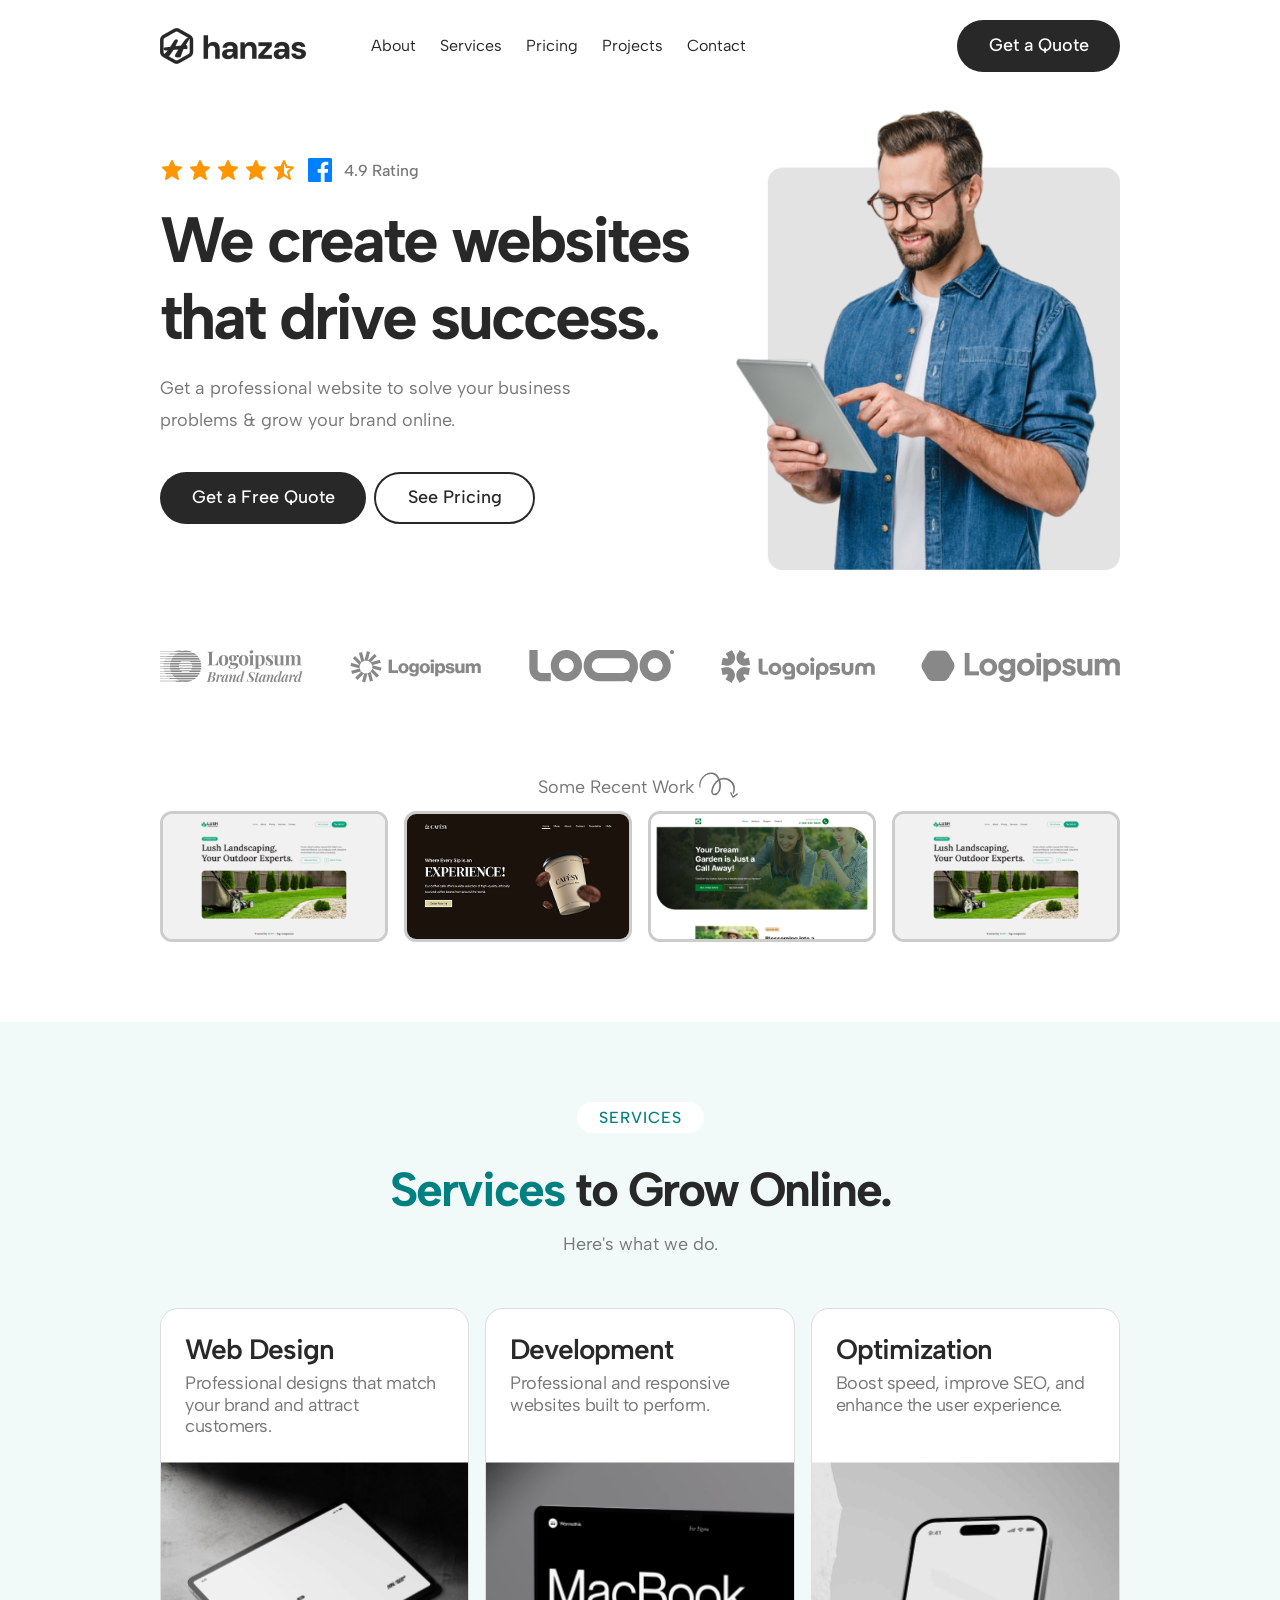
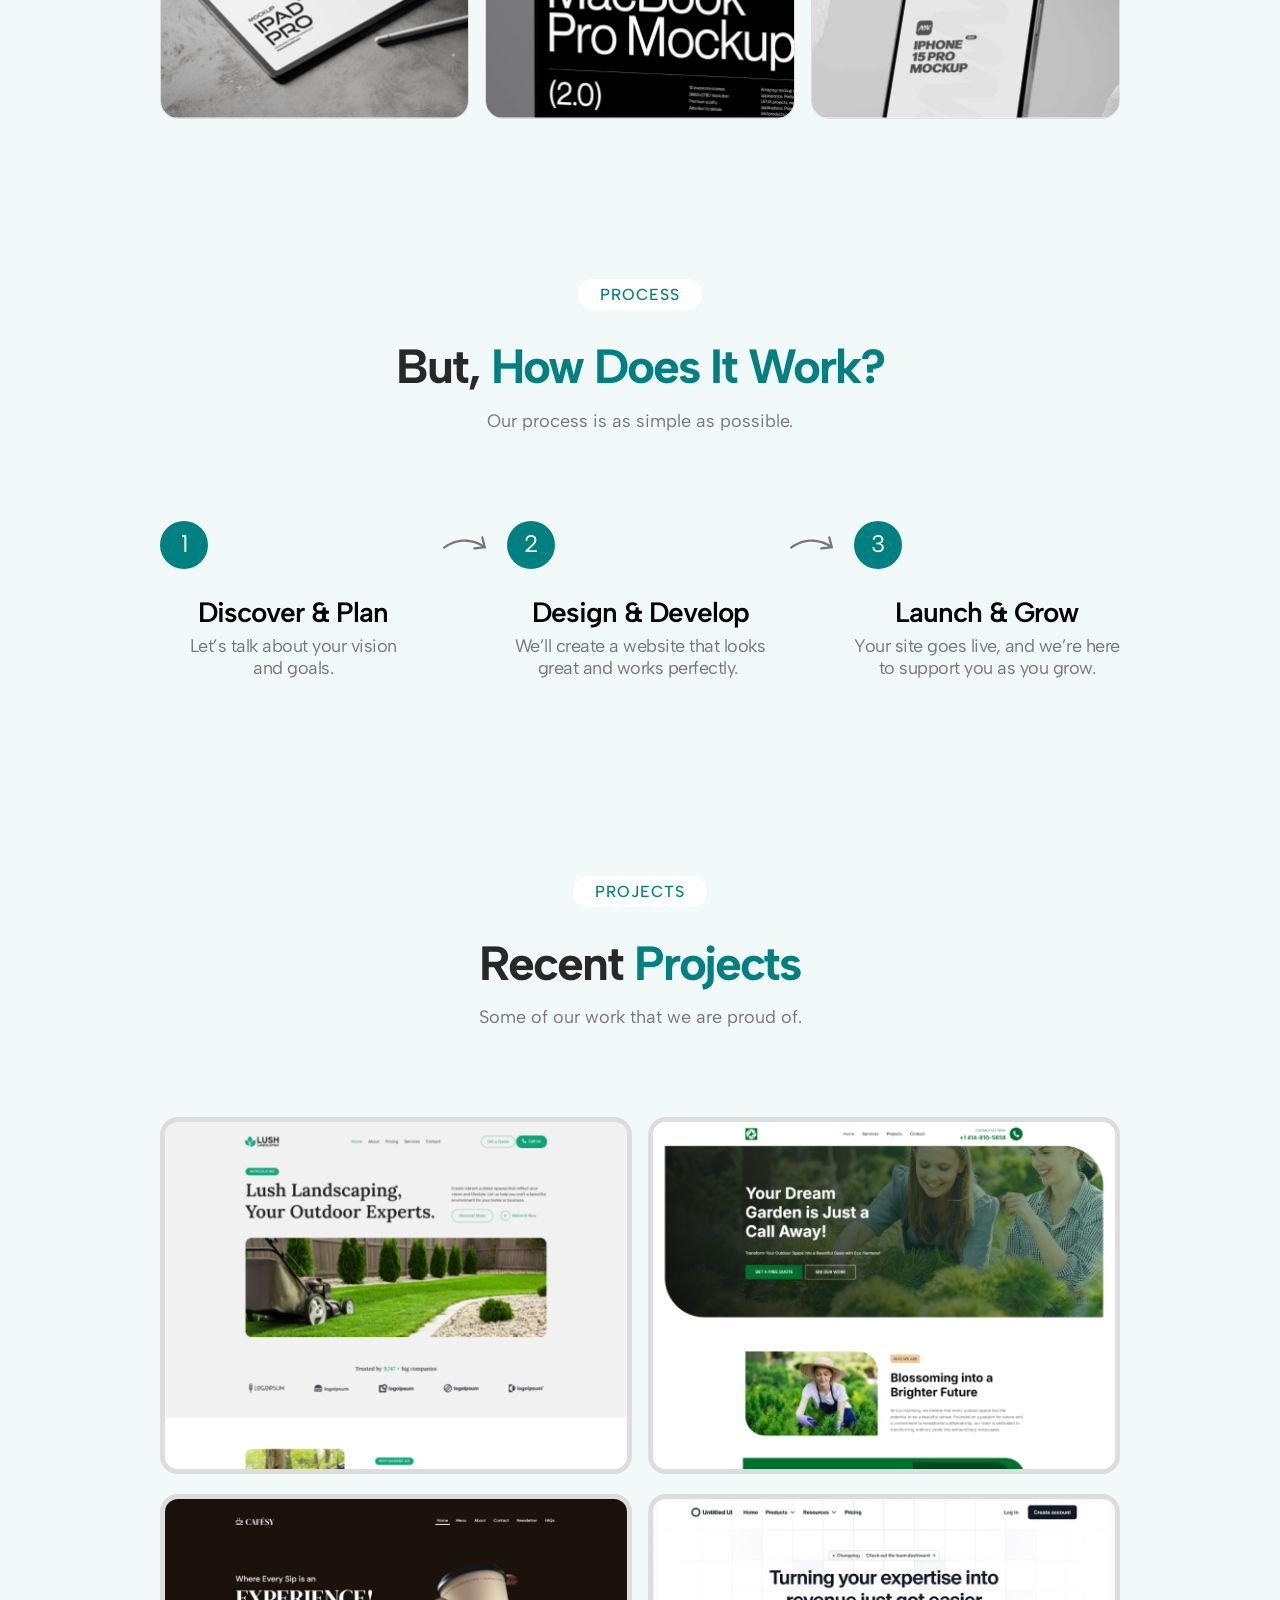
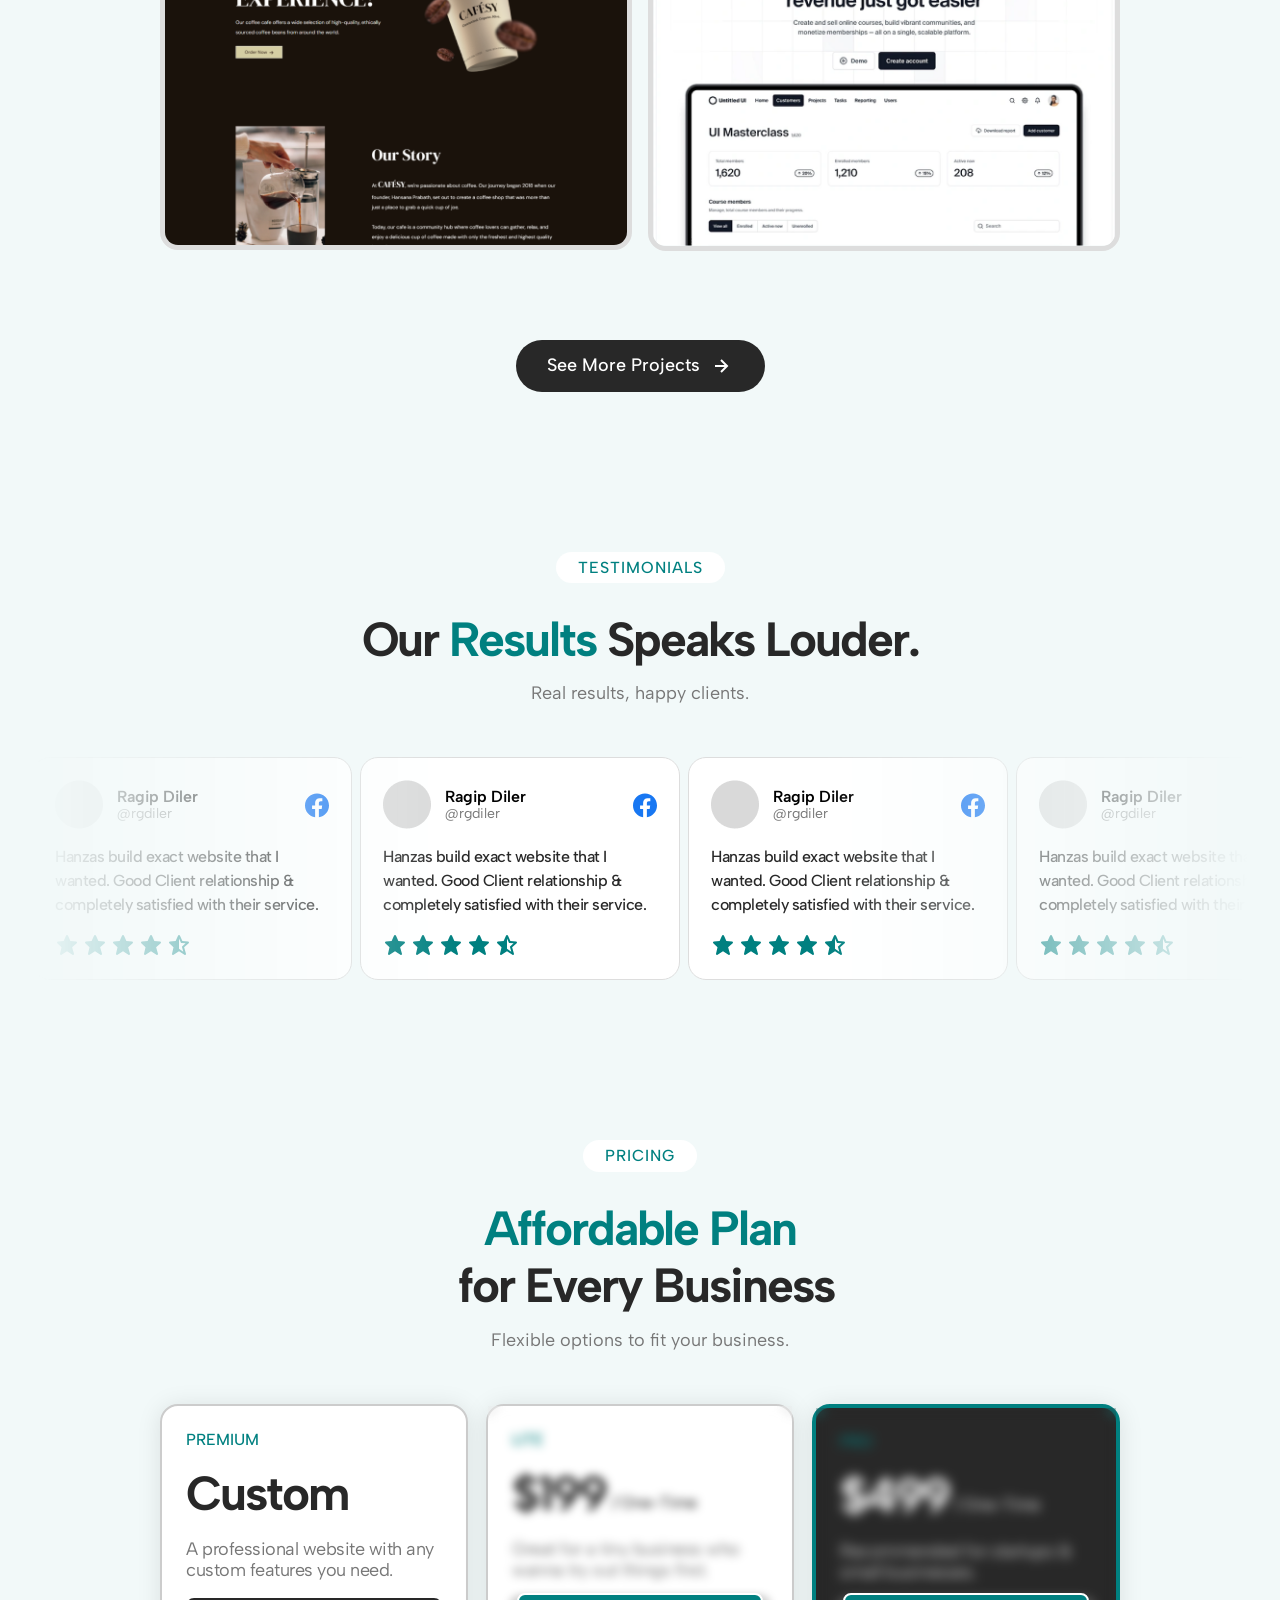
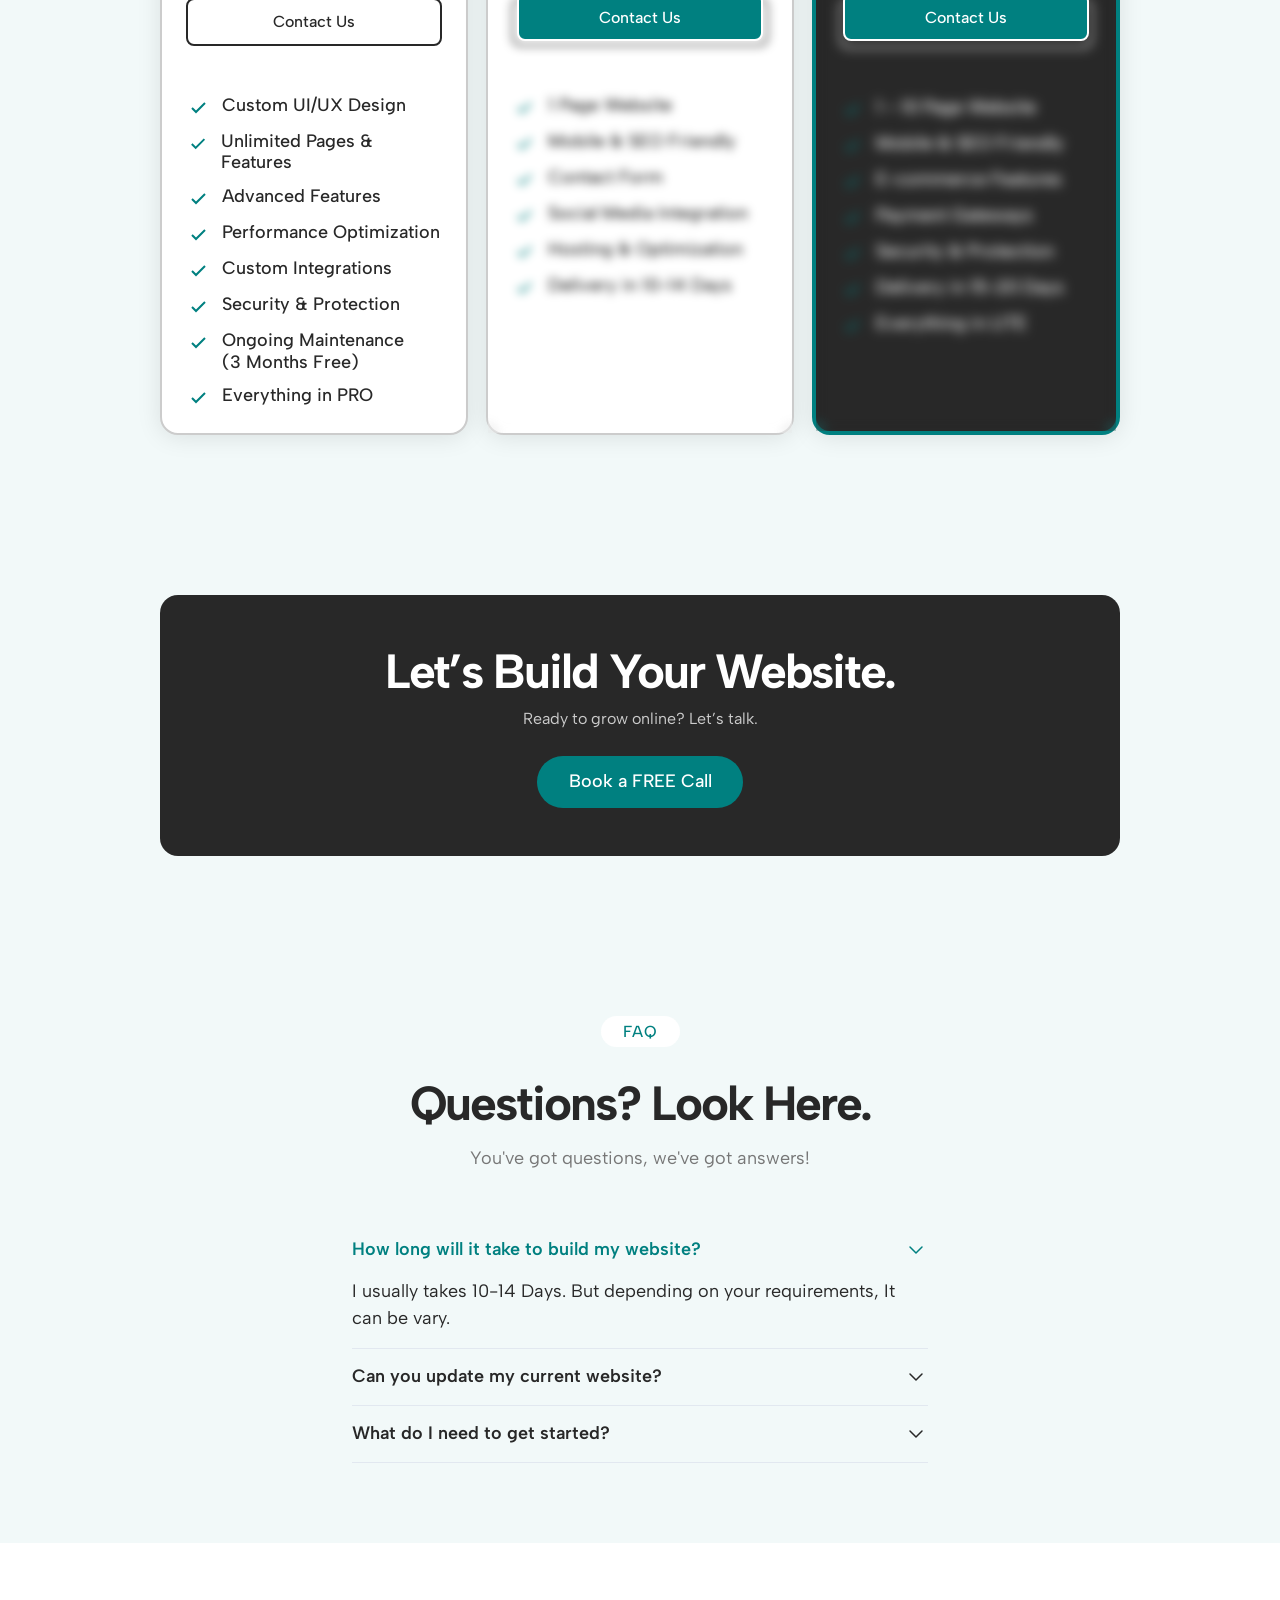
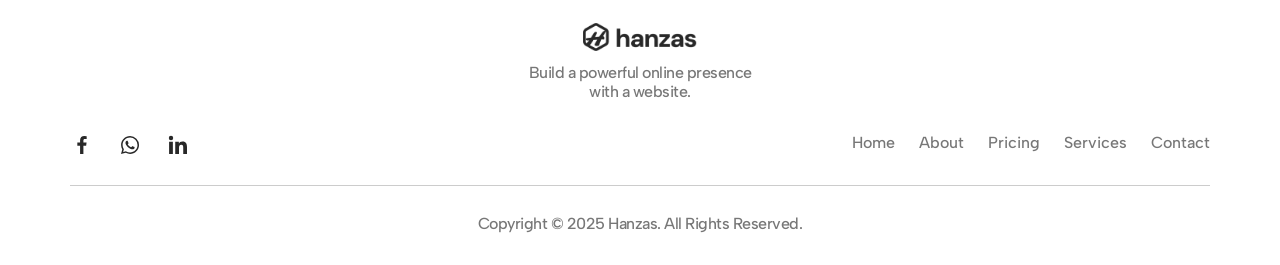
<file: index.html>
<!doctype html>
<html
  lang="en"
  data-ws-project="86535a14-2505-4719-bcc6-a9ffc84a261a"
  data-ws-last-published="2025-06-22T04:46:32.185Z"
>
  <head>
    <link
      rel="stylesheet"
      type="text/css"
      href="/assets/static/app_generated_index-6937cd5a.Bh-bkeL2.css"
    />
    <meta charset="UTF-8" />
    <meta name="viewport" content="width=device-width,initial-scale=1" />
    <link
      rel="preload"
      as="image"
      imagesrcset="/assets/Hanzas_Logo_Vertical_gU63MHDjRvOlGsnA4PN4Q.png 384w, /assets/Hanzas_Logo_Vertical_gU63MHDjRvOlGsnA4PN4Q.png 640w, /assets/Hanzas_Logo_Vertical_gU63MHDjRvOlGsnA4PN4Q.png 750w, /assets/Hanzas_Logo_Vertical_gU63MHDjRvOlGsnA4PN4Q.png 828w, /assets/Hanzas_Logo_Vertical_gU63MHDjRvOlGsnA4PN4Q.png 1080w, /assets/Hanzas_Logo_Vertical_gU63MHDjRvOlGsnA4PN4Q.png 1200w, /assets/Hanzas_Logo_Vertical_gU63MHDjRvOlGsnA4PN4Q.png 1920w, /assets/Hanzas_Logo_Vertical_gU63MHDjRvOlGsnA4PN4Q.png 2048w, /assets/Hanzas_Logo_Vertical_gU63MHDjRvOlGsnA4PN4Q.png 3840w"
      imagesizes="(min-width: 1280px) 50vw, 100vw"
    />
    <link
      rel="preload"
      as="image"
      imagesrcset="/assets/Hero_Image_n35jVJE1inFBLLhp7I5c8.png 16w, /assets/Hero_Image_n35jVJE1inFBLLhp7I5c8.png 32w, /assets/Hero_Image_n35jVJE1inFBLLhp7I5c8.png 48w, /assets/Hero_Image_n35jVJE1inFBLLhp7I5c8.png 64w, /assets/Hero_Image_n35jVJE1inFBLLhp7I5c8.png 96w, /assets/Hero_Image_n35jVJE1inFBLLhp7I5c8.png 128w, /assets/Hero_Image_n35jVJE1inFBLLhp7I5c8.png 256w, /assets/Hero_Image_n35jVJE1inFBLLhp7I5c8.png 384w, /assets/Hero_Image_n35jVJE1inFBLLhp7I5c8.png 640w, /assets/Hero_Image_n35jVJE1inFBLLhp7I5c8.png 750w, /assets/Hero_Image_n35jVJE1inFBLLhp7I5c8.png 828w, /assets/Hero_Image_n35jVJE1inFBLLhp7I5c8.png 1080w"
      imagesizes="100vw"
    />
    <meta property="og:url" content="https://url/" />
    <title>Hanzas - Web Design &amp; Development</title>
    <meta property="og:title" content="Hanzas - Web Design &amp; Development" />
    <meta
      name="description"
      content="Let&#x27;s build a professional website for your business."
    />
    <meta
      property="og:description"
      content="Let&#x27;s build a professional website for your business."
    />
    <meta property="og:type" content="website" />
    <meta
      property="og:site_name"
      content="Hanzas - Web Design &amp; Development"
    />
    <link rel="icon" href="/assets/Hanzas_Favicon_Z-_d037JuZyfscOdxZGiZ.svg" />
    <link
      rel="preload"
      href="/assets/AlbertSans-VariableFont_wght_V9ClY5Rlp2vMMORuLPfkM.ttf"
      as="font"
      crossorigin="anonymous"
    />
    <script type="application/ld+json">
      {
        "@context": "https://schema.org",
        "@type": "WebSite",
        "name": "Hanzas - Web Design & Development",
        "url": "https://url"
      }
    </script>
  </head>
  <body class="w-body c1v2ws2z c1aov0ep">
    <div class="w-box">
      <div class="w-html-embed">
        <style>
          @keyframes scroll {
            from {
              transform: translateX(0);
            }
            to {
              transform: translateX(calc(-100% - 8px));
            }
          }

          .scroll {
            animation: scroll 40s linear infinite;
          }

          @media (max-width: 991px) {
            .scroll {
              animation: scroll 35s linear infinite;
            }
          }

          @media (max-width: 767px) {
          }
          @media (max-width: 479px) {
          }
        </style>

        <!-- Thanks: https://youtu.be/ZMCNin2VjxU -->
      </div>
    </div>
    <div
      class="w-box c18xsoif c1sie9l cnhpt04 c1ek68xt cuh3z47 c1n2zgyu cyl7464 c14urxd7 c1oim7kn c579qid c1dy0oc5"
    >
      <div class="w-text c1oe7skj c1nb6fbc">
        This site is still under Development! -
      </div>
      <div class="w-text c4yh1x9 c1nb6fbc">
        <span class="w-text">Please </span
        ><a
          href="https://wa.me/+94784292933"
          target="_blank"
          prefetch="none"
          class="w-link c15vkpio c1pp3w44 c1nb6fbc c14urxd7"
          >contact us</a
        ><span class="w-text"> for info.</span>
      </div>
    </div>
    <div style="display: contents">
      <div style="display: contents">
        <header class="w-box">
          <div
            class="w-box c1bov8v7 c2kf7rg c1xaumg3 cu03pp4 cxxrg9g c1hud8as c1fg32ej c1olr4t6 cc6qd00 cx5gz2d cqb3ttp c19cmagv ce5sozc"
          >
            <div
              class="w-box c2kf7rg c1bov8v7 c14j2lg1 ci96rwa c1yiujgy cu03pp4 cn78ct9 c9hdq2 cdrsvr3 cfk9brh c16l8n1u cytl92m c1bo0lg3 c1ap4cws cc6qd00 cejorox c1smgdzj"
            >
              <div class="w-box cu03pp4 chzlg2i cdrsvr3 csrjkgw">
                <a class="w-link" href="#"
                  ><img
                    alt="Logo of Hanzas"
                    src="/assets/Hanzas_Logo_Vertical_gU63MHDjRvOlGsnA4PN4Q.png"
                    class="w-image c1lpi1mg clkmgrg cggfkyi"
                    sizes="(min-width: 1280px) 50vw, 100vw"
                    srcset="
                      /assets/Hanzas_Logo_Vertical_gU63MHDjRvOlGsnA4PN4Q.png  384w,
                      /assets/Hanzas_Logo_Vertical_gU63MHDjRvOlGsnA4PN4Q.png  640w,
                      /assets/Hanzas_Logo_Vertical_gU63MHDjRvOlGsnA4PN4Q.png  750w,
                      /assets/Hanzas_Logo_Vertical_gU63MHDjRvOlGsnA4PN4Q.png  828w,
                      /assets/Hanzas_Logo_Vertical_gU63MHDjRvOlGsnA4PN4Q.png 1080w,
                      /assets/Hanzas_Logo_Vertical_gU63MHDjRvOlGsnA4PN4Q.png 1200w,
                      /assets/Hanzas_Logo_Vertical_gU63MHDjRvOlGsnA4PN4Q.png 1920w,
                      /assets/Hanzas_Logo_Vertical_gU63MHDjRvOlGsnA4PN4Q.png 2048w,
                      /assets/Hanzas_Logo_Vertical_gU63MHDjRvOlGsnA4PN4Q.png 3840w
                    "
                    decoding="async"
                    loading="eager"
                /></a>
                <div class="w-box chk07be">
                  <div style="display: contents">
                    <div style="display: contents">
                      <nav
                        aria-label="Main"
                        data-orientation="horizontal"
                        dir="ltr"
                        class="w-navigation-menu c1xjf838 c1ketytq c1olr4t6"
                      >
                        <div style="position: relative">
                          <ul
                            data-orientation="horizontal"
                            class="w-menu-list cu03pp4 crwp4rx c1aey3e6 c53mq2t c18wde9k cdrsvr3 cuh3z47 c9hdq2 c88l3sm cilr40c c1acn381 c1jk2yt0 chhlbks chr3r50 c1a9aj7y c1lzii6u c1smgdzj c11viqjb c1888b3y ctmwiqx c128ckfz"
                            dir="ltr"
                          >
                            <li data-ws-index="0" class="w-menu-item cejorox">
                              <a
                                class="w-link c1v2ws2z cvcmigg c4yh1x9 cb5jzn3 c6wt4fk c1wcc4y9 c1dhp8ya clgnxvg c1ebf721 c1ap4cws csrjkgw cyt976i c14wpsie csdkmw3"
                                data-radix-collection-item=""
                                href="#"
                                ><span class="w-text">About</span>
                                <div
                                  class="w-box clihkeu c17u88ho c1ek68xt cr7mo2i"
                                ></div
                              ></a>
                            </li>
                            <li data-ws-index="1" class="w-menu-item cejorox">
                              <a
                                href="/#services"
                                class="w-link c1v2ws2z cvcmigg c4yh1x9 cb5jzn3 c6wt4fk c1wcc4y9 c1dhp8ya clgnxvg c1ebf721 c1ap4cws csrjkgw cyt976i c14wpsie csdkmw3"
                                data-radix-collection-item=""
                                ><span class="w-text">Services</span>
                                <div
                                  class="w-box clihkeu c17u88ho c1ek68xt cr7mo2i"
                                ></div
                              ></a>
                            </li>
                            <li data-ws-index="2" class="w-menu-item cejorox">
                              <a
                                href="/#pricing"
                                class="w-link c1v2ws2z cvcmigg c4yh1x9 cb5jzn3 c6wt4fk c1wcc4y9 c1dhp8ya clgnxvg c1ebf721 c1ap4cws csrjkgw cyt976i c14wpsie csdkmw3"
                                data-radix-collection-item=""
                                ><span class="w-text">Pricing</span>
                                <div
                                  class="w-box clihkeu c17u88ho c1ek68xt cr7mo2i"
                                ></div
                              ></a>
                            </li>
                            <li data-ws-index="3" class="w-menu-item cejorox">
                              <a
                                href=""
                                class="w-link c1v2ws2z cvcmigg c4yh1x9 cb5jzn3 c6wt4fk c1wcc4y9 c1dhp8ya clgnxvg c1ebf721 c1ap4cws csrjkgw cyt976i c14wpsie csdkmw3"
                                data-radix-collection-item=""
                                ><span class="w-text">Projects</span>
                                <div
                                  class="w-box clihkeu c17u88ho c1ek68xt cr7mo2i"
                                ></div
                              ></a>
                            </li>
                            <li data-ws-index="4" class="w-menu-item cejorox">
                              <a
                                class="w-link c1v2ws2z cvcmigg c4yh1x9 cb5jzn3 c6wt4fk c1wcc4y9 c1dhp8ya clgnxvg c1ebf721 c1ap4cws csrjkgw cyt976i c14wpsie csdkmw3"
                                data-radix-collection-item=""
                                href="#"
                                ><span class="w-text">Contact</span>
                                <div
                                  class="w-box clihkeu c17u88ho c1ek68xt cr7mo2i"
                                ></div
                              ></a>
                            </li>
                          </ul>
                        </div>
                      </nav>
                    </div>
                  </div>
                </div>
              </div>
              <button
                type="button"
                class="w-button c1ek68xt cdrsvr3 cuh3z47 c1tx5m2y ccvmrku c1a9ltdd cdg09mx c1uwve0h c19x6kij c1xxlm2z c1oe7skj c1f9has7 cxnx26a cup2fdi cu8egp6 cpp9de1 c19kssp8 ceyvf2r c10jhgbp c1otvud9 c1hi4g7e cd61f42 c1k7pn2u c1jkypb9 c1a67aa4 cy59dua"
                aria-haspopup="dialog"
                aria-expanded="false"
                aria-controls="radix-:R4e:"
                data-state="closed"
              ></button>
              <div class="w-box chk07be">
                <a
                  class="w-link c179tl6h c1v2ws2z c1oe7skj c6g8bjw c6wt4fk cwl232f c1o7h69s c15w258d c1burphw ct5d1tl c3pcg23 cu03pp4 cuh3z47 cdrsvr3 ccz0wna c1w8j7oj cdz9qzk c132vh3z c15ld8g4 cuhmkm0 c11qgtfv c1knpq6m cy2t5ee c1rja1ta c1mfxi8s c9bf48f c95d6cd c1f5p2d4"
                  href="#"
                  ><span class="w-text">Get a Quote</span></a
                >
              </div>
            </div>
          </div>
        </header>
      </div>
    </div>
    <section class="w-box c18xsoif cvly0in c1h06xdq cm7ape6">
      <div
        class="w-box c1bov8v7 c2kf7rg c1xaumg3 cu03pp4 cxxrg9g c1hud8as c1fg32ej c1olr4t6 cc6qd00 cx5gz2d cqb3ttp c19cmagv ce5sozc"
      >
        <div
          class="w-box c2kf7rg c1bov8v7 c14j2lg1 ci96rwa c1yiujgy cu03pp4 cjllt4b c1wd2rjs cdrsvr3 cuh3z47 c16l8n1u c11viqjb cc6qd00 cejorox c1smgdzj c1arez9j c9zw9fu"
        >
          <div
            class="w-box c14j2lg1 c46ab8h c4nrw1y c1ie31f1 cu03pp4 cxxrg9g c1cu677 c1k3evx2 cjjncs0 ctkz2p0 c1hdjk5q clcguzk c7r08nn"
          >
            <div
              class="w-box cu03pp4 cxxrg9g cxjm7he c12ass1z c1qjub8g c1t9idzy c12b4s9v cogdlh7 c1x52v2p cyh8w6q cr42hry"
            >
              <a
                href="https://web.facebook.com/HanzasWebDesign/reviews"
                target="_blank"
                class="w-link c6wt4fk"
                ><div
                  class="w-box cu03pp4 c6szqs0 cdrsvr3 c1a9y96o c1ai2tjq c12b4s9v ctmwiqx"
                >
                  <div
                    class="w-box cu03pp4 c1hwuvvg c1hgdimd cdrsvr3 c10j4lyi ccu6oy0"
                  >
                    <div
                      class="w-box c14j2lg1 cu03pp4 cdrsvr3 c1xn8mxb c1nte7eu cbqylg9"
                    ></div>
                    <div
                      class="w-box c14j2lg1 cu03pp4 cdrsvr3 c1xn8mxb c1nte7eu cbqylg9"
                    ></div>
                    <div
                      class="w-box c14j2lg1 cu03pp4 cdrsvr3 c1xn8mxb c1nte7eu cbqylg9"
                    ></div>
                    <div
                      class="w-box c14j2lg1 cu03pp4 cdrsvr3 c1xn8mxb c1nte7eu cbqylg9"
                    ></div>
                    <div
                      class="w-box cu8ds6i cu03pp4 cdrsvr3 c1xn8mxb c1nte7eu cbqylg9"
                    ></div>
                  </div>
                  <div class="w-box c1mvlfgq cggfkyi"></div>
                  <div
                    class="w-text c1v2ws2z cwz9916 c1oe7skj cvcmigg c1cdmy52"
                  >
                    4.9 Rating
                  </div>
                </div></a
              >
              <h1
                class="w-heading c1v2ws2z c9psoz8 cb5jzn3 cj535yg cwou2zf ct35e26 c1ln4y7k c197wiub cejorox cxazjfg c1ib0yf1 c1rflxw6 cnayzix"
              >
                <span class="w-text"
                  >We create websites that drive success.</span
                >
              </h1>
              <p
                class="w-paragraph c1v2ws2z c6g8bjw c1g55ehl c1tcpk1z c1qyp6vm csisn2q cwz9916 cwou2zf cj535yg c1t1tz6j c1753vo0 c1pu7i9f c1ln4y7k cpayw6p ccjpj19 c169nbwx c1gpngjo chk07be cc6qd00 c53liyc c1d30moq c95d6cd c1r26ord c9bf48f c1ypafmd cdaw5cg c10fh7nh"
              >
                Get a professional website to solve your business problems &amp;
                grow your brand online.
              </p>
              <p
                class="w-paragraph c1v2ws2z c6g8bjw c1g55ehl c1tcpk1z c1qyp6vm csisn2q cwz9916 cwou2zf cj535yg c1t1tz6j c1ek68xt c1pu7i9f c1ln4y7k clgnxvg ccjpj19 c169nbwx c1gpngjo cr7mo2i c173ct4o c1d30moq c95d6cd ce5sozc cyt976i c1ypafmd cdaw5cg c8q9tmx"
              >
                We build professional websites<br />that solve challenges and
                drive results.
              </p>
            </div>
            <div
              class="w-box cu03pp4 c1a9y96o c1ai2tjq cncyzqr c1oim7kn c12b4s9v ctmwiqx"
            >
              <a
                href="https://wa.me/+94784292933"
                class="w-link c179tl6h c1v2ws2z c1oe7skj c6g8bjw c6wt4fk cwl232f c1o7h69s c15w258d c1burphw ct5d1tl c3pcg23 cu03pp4 cuh3z47 cdrsvr3 ccz0wna c1w8j7oj cdz9qzk c132vh3z c15ld8g4 cuhmkm0 c11qgtfv c1knpq6m cy2t5ee c1rja1ta c1mfxi8s c9bf48f c95d6cd c1f5p2d4"
                ><span class="w-text">Get a Free Quote</span></a
              ><a
                href="https://wa.me/+94784292933"
                class="w-link c179tl6h c1v2ws2z c1oe7skj c6g8bjw c6wt4fk cwl232f c1o7h69s c15w258d c1burphw ct5d1tl c3pcg23 cu03pp4 cuh3z47 cdrsvr3 ccz0wna c1w8j7oj cdz9qzk c132vh3z c15ld8g4 cuhmkm0 cq009zr cb5jzn3 c1t6t5e0 cy2t5ee c1rja1ta c1mfxi8s c9bf48f c10fh7nh c95d6cd c50p71s clb8o1d c1ekf4wl c10fdr2q"
                ><span class="w-text">See Pricing</span></a
              >
            </div>
          </div>
          <div
            class="w-box c14j2lg1 clc7p0v crltf8o cbi93me cu03pp4 c161q8cd cjjncs0 ctkz2p0 cfzlsbx"
          >
            <img
              alt=""
              width="459"
              height="551"
              src="/assets/Hero_Image_n35jVJE1inFBLLhp7I5c8.png"
              class="w-image c161q8cd cw3olxe caqxzh2 c197dxr5 c17e879c cibvnmj"
              sizes="100vw"
              srcset="
                /assets/Hero_Image_n35jVJE1inFBLLhp7I5c8.png   16w,
                /assets/Hero_Image_n35jVJE1inFBLLhp7I5c8.png   32w,
                /assets/Hero_Image_n35jVJE1inFBLLhp7I5c8.png   48w,
                /assets/Hero_Image_n35jVJE1inFBLLhp7I5c8.png   64w,
                /assets/Hero_Image_n35jVJE1inFBLLhp7I5c8.png   96w,
                /assets/Hero_Image_n35jVJE1inFBLLhp7I5c8.png  128w,
                /assets/Hero_Image_n35jVJE1inFBLLhp7I5c8.png  256w,
                /assets/Hero_Image_n35jVJE1inFBLLhp7I5c8.png  384w,
                /assets/Hero_Image_n35jVJE1inFBLLhp7I5c8.png  640w,
                /assets/Hero_Image_n35jVJE1inFBLLhp7I5c8.png  750w,
                /assets/Hero_Image_n35jVJE1inFBLLhp7I5c8.png  828w,
                /assets/Hero_Image_n35jVJE1inFBLLhp7I5c8.png 1080w
              "
              decoding="async"
              loading="eager"
            />
          </div>
        </div>
      </div>
    </section>
    <section
      class="w-box ctjxs5r cxgh12w c1fsh1bq cm3ab9f chvgi72 c51zjzk cfon46n c1qf2kn7"
    >
      <div
        class="w-box c1bov8v7 c2kf7rg c1xaumg3 cu03pp4 cxxrg9g c1hud8as c1fg32ej c1olr4t6 cc6qd00 cx5gz2d cqb3ttp c19cmagv ce5sozc"
      >
        <div
          class="w-box c2kf7rg c1bov8v7 c14j2lg1 ci96rwa c1yiujgy cu03pp4 cjllt4b c1wd2rjs cdrsvr3 cfk9brh c16l8n1u c1ap4cws cc6qd00 cx5gz2d c1smgdzj c5p4mtk ctmwiqx c1vftue1 ce5sozc c2w2s4b c6vfm7k"
        >
          <img
            alt=""
            width="144"
            height="33"
            src="/assets/demo-logo-_(1)_v2ezGqi9YAXs4U05fI1rU.png"
            class="w-image c1ti9fvs c1jgaeiy cggfkyi"
            sizes="100vw"
            srcset="
              /assets/demo-logo-_(1)_v2ezGqi9YAXs4U05fI1rU.png  16w,
              /assets/demo-logo-_(1)_v2ezGqi9YAXs4U05fI1rU.png  32w,
              /assets/demo-logo-_(1)_v2ezGqi9YAXs4U05fI1rU.png  48w,
              /assets/demo-logo-_(1)_v2ezGqi9YAXs4U05fI1rU.png  64w,
              /assets/demo-logo-_(1)_v2ezGqi9YAXs4U05fI1rU.png  96w,
              /assets/demo-logo-_(1)_v2ezGqi9YAXs4U05fI1rU.png 128w,
              /assets/demo-logo-_(1)_v2ezGqi9YAXs4U05fI1rU.png 256w,
              /assets/demo-logo-_(1)_v2ezGqi9YAXs4U05fI1rU.png 384w
            "
            decoding="async"
            loading="lazy"
          /><img
            alt=""
            width="132"
            height="33"
            src="/assets/demo-logo-_(5)_bb1r1pey39yvPz0A4ajf4.png"
            class="w-image c1ti9fvs c1jgaeiy cggfkyi"
            sizes="100vw"
            srcset="
              /assets/demo-logo-_(5)_bb1r1pey39yvPz0A4ajf4.png  16w,
              /assets/demo-logo-_(5)_bb1r1pey39yvPz0A4ajf4.png  32w,
              /assets/demo-logo-_(5)_bb1r1pey39yvPz0A4ajf4.png  48w,
              /assets/demo-logo-_(5)_bb1r1pey39yvPz0A4ajf4.png  64w,
              /assets/demo-logo-_(5)_bb1r1pey39yvPz0A4ajf4.png  96w,
              /assets/demo-logo-_(5)_bb1r1pey39yvPz0A4ajf4.png 128w,
              /assets/demo-logo-_(5)_bb1r1pey39yvPz0A4ajf4.png 256w,
              /assets/demo-logo-_(5)_bb1r1pey39yvPz0A4ajf4.png 384w
            "
            decoding="async"
            loading="lazy"
          /><img
            alt=""
            width="146"
            height="33"
            src="/assets/demo-logo-_(2)_l1qoBDCcfh7kD0usYDJNI.png"
            class="w-image c1ti9fvs c1jgaeiy cggfkyi"
            sizes="100vw"
            srcset="
              /assets/demo-logo-_(2)_l1qoBDCcfh7kD0usYDJNI.png  16w,
              /assets/demo-logo-_(2)_l1qoBDCcfh7kD0usYDJNI.png  32w,
              /assets/demo-logo-_(2)_l1qoBDCcfh7kD0usYDJNI.png  48w,
              /assets/demo-logo-_(2)_l1qoBDCcfh7kD0usYDJNI.png  64w,
              /assets/demo-logo-_(2)_l1qoBDCcfh7kD0usYDJNI.png  96w,
              /assets/demo-logo-_(2)_l1qoBDCcfh7kD0usYDJNI.png 128w,
              /assets/demo-logo-_(2)_l1qoBDCcfh7kD0usYDJNI.png 256w,
              /assets/demo-logo-_(2)_l1qoBDCcfh7kD0usYDJNI.png 384w
            "
            decoding="async"
            loading="lazy"
          /><img
            alt=""
            width="154"
            height="33"
            src="/assets/demo-logo-_(3)_XbDtf-2CrpvB28qRbb1Nl.png"
            class="w-image c1ti9fvs c1jgaeiy cggfkyi"
            sizes="100vw"
            srcset="
              /assets/demo-logo-_(3)_XbDtf-2CrpvB28qRbb1Nl.png  16w,
              /assets/demo-logo-_(3)_XbDtf-2CrpvB28qRbb1Nl.png  32w,
              /assets/demo-logo-_(3)_XbDtf-2CrpvB28qRbb1Nl.png  48w,
              /assets/demo-logo-_(3)_XbDtf-2CrpvB28qRbb1Nl.png  64w,
              /assets/demo-logo-_(3)_XbDtf-2CrpvB28qRbb1Nl.png  96w,
              /assets/demo-logo-_(3)_XbDtf-2CrpvB28qRbb1Nl.png 128w,
              /assets/demo-logo-_(3)_XbDtf-2CrpvB28qRbb1Nl.png 256w,
              /assets/demo-logo-_(3)_XbDtf-2CrpvB28qRbb1Nl.png 384w
            "
            decoding="async"
            loading="lazy"
          /><img
            alt=""
            width="199"
            height="33"
            src="/assets/demo-logo-_(4)_KuR-qlURjVgjtaLpf5AFU.png"
            class="w-image c1ti9fvs c1jgaeiy cggfkyi"
            sizes="100vw"
            srcset="
              /assets/demo-logo-_(4)_KuR-qlURjVgjtaLpf5AFU.png  16w,
              /assets/demo-logo-_(4)_KuR-qlURjVgjtaLpf5AFU.png  32w,
              /assets/demo-logo-_(4)_KuR-qlURjVgjtaLpf5AFU.png  48w,
              /assets/demo-logo-_(4)_KuR-qlURjVgjtaLpf5AFU.png  64w,
              /assets/demo-logo-_(4)_KuR-qlURjVgjtaLpf5AFU.png  96w,
              /assets/demo-logo-_(4)_KuR-qlURjVgjtaLpf5AFU.png 128w,
              /assets/demo-logo-_(4)_KuR-qlURjVgjtaLpf5AFU.png 256w,
              /assets/demo-logo-_(4)_KuR-qlURjVgjtaLpf5AFU.png 384w,
              /assets/demo-logo-_(4)_KuR-qlURjVgjtaLpf5AFU.png 640w
            "
            decoding="async"
            loading="lazy"
          />
        </div>
      </div>
    </section>
    <section class="w-box cxgh12w c51zjzk">
      <div
        class="w-box c1bov8v7 c2kf7rg c1xaumg3 cu03pp4 cxxrg9g cjllt4b c1wd2rjs c1olr4t6 cc6qd00 cx5gz2d cqb3ttp c19cmagv ce5sozc"
      >
        <div
          class="w-box c2kf7rg c1bov8v7 c14j2lg1 ci96rwa c1yiujgy cu03pp4 cjllt4b c1wd2rjs cdrsvr3 cuh3z47 c16l8n1u cxxrg9g c1ap4cws cc6qd00 cejorox c1smgdzj c12b4s9v ctmwiqx c1oim7kn"
        >
          <div class="w-box c1ntt777 cdrsvr3">
            <div
              class="w-text c1v2ws2z c6g8bjw c1g55ehl c1tcpk1z c1qyp6vm csisn2q cwz9916 cwou2zf cj535yg c1t1tz6j c1pu7i9f c1ln4y7k cpayw6p ccjpj19 c169nbwx c1gpngjo c53liyc c1d30moq c95d6cd c1r26ord c9bf48f c1ypafmd cdaw5cg"
            >
              Some Recent Work
            </div>
            <div class="w-box c1ywyvq3 c9os7uy cwz9916"></div>
          </div>
          <div
            class="w-box crwp4rx c1qjub8g c12ass1z ci5zydl c1bjr7eg c12b4s9v ctmwiqx cejorox c1od10dn c9opjvs c1aji12d c1j4h8i5 czfnfq c1lk53ap cncyzqr cyt4616"
          >
            <div
              class="w-box c1khmo47 c1oim7kn c14wpsie c1olr4t6 c1cnk7nw cuh54m3 c1iqyo3r c1fde80g c11exjka ctslhnr cf3qi7q cp80uv c106ixdy c2auhsf c17kxvv1"
            >
              <img
                alt=""
                width="285"
                height="160"
                src="/assets/Lush_Landscaping_Website_Qr9m6b623T7eDSVrZ64Yd.png"
                class="w-image c1olr4t6 c1ar2u49 c18csecz c190p8x8 cz8s8yh c1kw9osk card"
                sizes="100vw"
                srcset="
                  /assets/Lush_Landscaping_Website_Qr9m6b623T7eDSVrZ64Yd.png  16w,
                  /assets/Lush_Landscaping_Website_Qr9m6b623T7eDSVrZ64Yd.png  32w,
                  /assets/Lush_Landscaping_Website_Qr9m6b623T7eDSVrZ64Yd.png  48w,
                  /assets/Lush_Landscaping_Website_Qr9m6b623T7eDSVrZ64Yd.png  64w,
                  /assets/Lush_Landscaping_Website_Qr9m6b623T7eDSVrZ64Yd.png  96w,
                  /assets/Lush_Landscaping_Website_Qr9m6b623T7eDSVrZ64Yd.png 128w,
                  /assets/Lush_Landscaping_Website_Qr9m6b623T7eDSVrZ64Yd.png 256w,
                  /assets/Lush_Landscaping_Website_Qr9m6b623T7eDSVrZ64Yd.png 384w,
                  /assets/Lush_Landscaping_Website_Qr9m6b623T7eDSVrZ64Yd.png 640w
                "
                decoding="async"
                loading="lazy"
              />
            </div>
            <div
              class="w-box c1khmo47 c1oim7kn c14wpsie c1olr4t6 c1cnk7nw cuh54m3 c1iqyo3r c1fde80g c11exjka ctslhnr cf3qi7q cp80uv c106ixdy c2auhsf c17kxvv1"
            >
              <img
                alt=""
                width="285"
                height="160"
                src="/assets/Cafesy_Website_dnt9t2W0icw73IHHC8IFZ.png"
                class="w-image c1olr4t6 c1ar2u49 c18csecz c190p8x8 cz8s8yh c1kw9osk card"
                sizes="100vw"
                srcset="
                  /assets/Cafesy_Website_dnt9t2W0icw73IHHC8IFZ.png  16w,
                  /assets/Cafesy_Website_dnt9t2W0icw73IHHC8IFZ.png  32w,
                  /assets/Cafesy_Website_dnt9t2W0icw73IHHC8IFZ.png  48w,
                  /assets/Cafesy_Website_dnt9t2W0icw73IHHC8IFZ.png  64w,
                  /assets/Cafesy_Website_dnt9t2W0icw73IHHC8IFZ.png  96w,
                  /assets/Cafesy_Website_dnt9t2W0icw73IHHC8IFZ.png 128w,
                  /assets/Cafesy_Website_dnt9t2W0icw73IHHC8IFZ.png 256w,
                  /assets/Cafesy_Website_dnt9t2W0icw73IHHC8IFZ.png 384w,
                  /assets/Cafesy_Website_dnt9t2W0icw73IHHC8IFZ.png 640w
                "
                decoding="async"
                loading="lazy"
              />
            </div>
            <div
              class="w-box c1khmo47 c1oim7kn c14wpsie c1olr4t6 c1cnk7nw cuh54m3 c1iqyo3r c1fde80g c11exjka ctslhnr cf3qi7q cp80uv c106ixdy c2auhsf c17kxvv1"
            >
              <img
                alt=""
                width="285"
                height="160"
                src="/assets/Eco_Harmony_Website_I0d3hxmSdMxJUVNoVdIGf.png"
                class="w-image c1olr4t6 c1ar2u49 c18csecz c190p8x8 cz8s8yh c1kw9osk card"
                sizes="100vw"
                srcset="
                  /assets/Eco_Harmony_Website_I0d3hxmSdMxJUVNoVdIGf.png  16w,
                  /assets/Eco_Harmony_Website_I0d3hxmSdMxJUVNoVdIGf.png  32w,
                  /assets/Eco_Harmony_Website_I0d3hxmSdMxJUVNoVdIGf.png  48w,
                  /assets/Eco_Harmony_Website_I0d3hxmSdMxJUVNoVdIGf.png  64w,
                  /assets/Eco_Harmony_Website_I0d3hxmSdMxJUVNoVdIGf.png  96w,
                  /assets/Eco_Harmony_Website_I0d3hxmSdMxJUVNoVdIGf.png 128w,
                  /assets/Eco_Harmony_Website_I0d3hxmSdMxJUVNoVdIGf.png 256w,
                  /assets/Eco_Harmony_Website_I0d3hxmSdMxJUVNoVdIGf.png 384w,
                  /assets/Eco_Harmony_Website_I0d3hxmSdMxJUVNoVdIGf.png 640w
                "
                decoding="async"
                loading="lazy"
              />
            </div>
            <div
              class="w-box c1khmo47 c1oim7kn c14wpsie c1olr4t6 c1cnk7nw cuh54m3 c1iqyo3r c1fde80g c11exjka ctslhnr cf3qi7q cp80uv c106ixdy c2auhsf c17kxvv1"
            >
              <img
                alt=""
                width="285"
                height="160"
                src="/assets/Lush_Landscaping_Website_Qr9m6b623T7eDSVrZ64Yd.png"
                class="w-image c1olr4t6 c1ar2u49 c18csecz c190p8x8 cz8s8yh c1kw9osk card"
                sizes="100vw"
                srcset="
                  /assets/Lush_Landscaping_Website_Qr9m6b623T7eDSVrZ64Yd.png  16w,
                  /assets/Lush_Landscaping_Website_Qr9m6b623T7eDSVrZ64Yd.png  32w,
                  /assets/Lush_Landscaping_Website_Qr9m6b623T7eDSVrZ64Yd.png  48w,
                  /assets/Lush_Landscaping_Website_Qr9m6b623T7eDSVrZ64Yd.png  64w,
                  /assets/Lush_Landscaping_Website_Qr9m6b623T7eDSVrZ64Yd.png  96w,
                  /assets/Lush_Landscaping_Website_Qr9m6b623T7eDSVrZ64Yd.png 128w,
                  /assets/Lush_Landscaping_Website_Qr9m6b623T7eDSVrZ64Yd.png 256w,
                  /assets/Lush_Landscaping_Website_Qr9m6b623T7eDSVrZ64Yd.png 384w,
                  /assets/Lush_Landscaping_Website_Qr9m6b623T7eDSVrZ64Yd.png 640w
                "
                decoding="async"
                loading="lazy"
              />
            </div>
          </div>
        </div>
      </div>
    </section>
    <section
      id="services"
      class="w-box ctjxs5r cxgh12w cc1xkn7 c1e7kuob cpnz15a chvgi72 c51zjzk cfon46n c1qf2kn7"
    >
      <div
        class="w-box c1bov8v7 c2kf7rg c1xaumg3 cu03pp4 cxxrg9g c1hud8as c1fg32ej c1olr4t6 cc6qd00 cx5gz2d cqb3ttp c19cmagv ce5sozc"
      >
        <div
          class="w-box c2kf7rg c1bov8v7 c14j2lg1 ci96rwa c1yiujgy cu03pp4 cjllt4b c1wd2rjs cdrsvr3 cuh3z47 c16l8n1u cxxrg9g c11viqjb cc6qd00 cejorox c1smgdzj"
        >
          <div class="w-box c14j2lg1 c46ab8h c4nrw1y cjgiulk c1whlbox">
            <a
              class="w-link c6wt4fk c1v2ws2z c1oe7skj cvcmigg c1a1teqn c1pksgck c15vkpio cq009zr c12efi1b c1c0iy4g cdzn2gj caubn1m c5ma4h5 cw0r7vv c1iw4d5u c6hks8o cluexto c19v4pn4 ckou0pz"
              href="#"
              >Services</a
            >
          </div>
          <div class="w-box c14j2lg1 c46ab8h c4nrw1y cjgiulk c1whlbox">
            <h2
              class="w-heading c1v2ws2z cevfq4h c1uzev55 cb5jzn3 cj535yg cwou2zf ccjpj19 c169nbwx c1ln4y7k cejorox cgejiun c9x8omz c1d30moq c1hkokav"
            >
              <span class="w-text c15vkpio">Services</span
              ><span class="w-text"> to Grow Online.</span>
            </h2>
            <p
              class="w-paragraph c1v2ws2z c6g8bjw c1g55ehl c1tcpk1z c1qyp6vm csisn2q cwz9916 cwou2zf c139rqkx c1t1tz6j c1nb6fbc c1pu7i9f c1ln4y7k cpayw6p ccjpj19 c169nbwx c1gpngjo c53liyc c1d30moq c95d6cd c1r26ord c9bf48f c1ypafmd cdaw5cg"
            >
              Here&#x27;s what we do.
            </p>
          </div>
        </div>
        <div
          class="w-box c2kf7rg c1bov8v7 c14j2lg1 ci96rwa c1yiujgy cu03pp4 cjllt4b c1wd2rjs cdrsvr3 cuh3z47 c16l8n1u c1ap4cws cc6qd00 cejorox c1smgdzj"
        >
          <div
            class="w-box cu03pp4 c1qjub8g cxjm7he crwp4rx c1ie31f1 c1smgdzj ctetrgo cbi4w0a c579qid"
          >
            <div class="w-box crwp4rx c1ie31f1 cejorox c1dgl61v">
              <div
                class="w-box cb5jzn3 cq009zr cbwezq9 ccmdu7c chdpmqh cpxba7m c1olr4t6 c11exjka ctslhnr cu03pp4 cxxrg9g cfk9brh c9nydgl ci64a20 ct31665"
              >
                <div
                  class="w-box c1ar2u49 c18csecz c190p8x8 cz8s8yh c1fyc9ev criqswj c13rwfbx cjlc6wy c1jpi5i3 cu92kqe c13zrhcb"
                >
                  <h1
                    class="w-heading cj535yg c5ff2sk c19k17tz cjry8kj c3cso43 cdm91zp c15v4g1p c1obe6kg ciwibic"
                  >
                    Web Design<br />
                  </h1>
                  <p
                    class="w-paragraph cwz9916 c6g8bjw c4yh1x9 cwou2zf c1qhqe17 cj535yg cpayw6p c1gy8a9z c9bf48f c9x8omz c340mlw c177vbmi"
                  >
                    Professional designs that match your brand and attract
                    customers.
                  </p>
                </div>
                <img
                  alt=""
                  width="322"
                  height="257"
                  src="/assets/Card_Image_Mask_KICEMoFSM3zJg_qHgxnYN.png"
                  class="w-image c1olr4t6 c75777u ct4q9jc c1aov0ep c192wshy"
                  sizes="100vw"
                  srcset="
                    /assets/Card_Image_Mask_KICEMoFSM3zJg_qHgxnYN.png  16w,
                    /assets/Card_Image_Mask_KICEMoFSM3zJg_qHgxnYN.png  32w,
                    /assets/Card_Image_Mask_KICEMoFSM3zJg_qHgxnYN.png  48w,
                    /assets/Card_Image_Mask_KICEMoFSM3zJg_qHgxnYN.png  64w,
                    /assets/Card_Image_Mask_KICEMoFSM3zJg_qHgxnYN.png  96w,
                    /assets/Card_Image_Mask_KICEMoFSM3zJg_qHgxnYN.png 128w,
                    /assets/Card_Image_Mask_KICEMoFSM3zJg_qHgxnYN.png 256w,
                    /assets/Card_Image_Mask_KICEMoFSM3zJg_qHgxnYN.png 384w,
                    /assets/Card_Image_Mask_KICEMoFSM3zJg_qHgxnYN.png 640w,
                    /assets/Card_Image_Mask_KICEMoFSM3zJg_qHgxnYN.png 750w
                  "
                  decoding="async"
                  loading="lazy"
                />
              </div>
            </div>
            <div class="w-box crwp4rx c1ie31f1 cejorox c1dgl61v">
              <div
                class="w-box cb5jzn3 cq009zr cbwezq9 ccmdu7c chdpmqh cpxba7m c1olr4t6 c11exjka ctslhnr cu03pp4 cxxrg9g cfk9brh c9nydgl ci64a20 ct31665"
              >
                <div
                  class="w-box c1ar2u49 c18csecz c190p8x8 cz8s8yh c1fyc9ev criqswj c13rwfbx cjlc6wy c1jpi5i3 cu92kqe c13zrhcb"
                >
                  <h1
                    class="w-heading cj535yg c5ff2sk c19k17tz cjry8kj c3cso43 cdm91zp c15v4g1p c1obe6kg ciwibic"
                  >
                    Development
                  </h1>
                  <p
                    class="w-paragraph cwz9916 c6g8bjw c4yh1x9 cwou2zf c1qhqe17 cj535yg cpayw6p c1gy8a9z c9bf48f c9x8omz c340mlw c177vbmi"
                  >
                    Professional and responsive websites built to perform.
                  </p>
                </div>
                <img
                  alt=""
                  width="322"
                  height="257"
                  src="/assets/Card_Image_Mask-1_RWMjvK2sgd75wTaKehj2W.png"
                  class="w-image c1olr4t6 c75777u ct4q9jc c1aov0ep c192wshy"
                  sizes="100vw"
                  srcset="
                    /assets/Card_Image_Mask-1_RWMjvK2sgd75wTaKehj2W.png  16w,
                    /assets/Card_Image_Mask-1_RWMjvK2sgd75wTaKehj2W.png  32w,
                    /assets/Card_Image_Mask-1_RWMjvK2sgd75wTaKehj2W.png  48w,
                    /assets/Card_Image_Mask-1_RWMjvK2sgd75wTaKehj2W.png  64w,
                    /assets/Card_Image_Mask-1_RWMjvK2sgd75wTaKehj2W.png  96w,
                    /assets/Card_Image_Mask-1_RWMjvK2sgd75wTaKehj2W.png 128w,
                    /assets/Card_Image_Mask-1_RWMjvK2sgd75wTaKehj2W.png 256w,
                    /assets/Card_Image_Mask-1_RWMjvK2sgd75wTaKehj2W.png 384w,
                    /assets/Card_Image_Mask-1_RWMjvK2sgd75wTaKehj2W.png 640w,
                    /assets/Card_Image_Mask-1_RWMjvK2sgd75wTaKehj2W.png 750w
                  "
                  decoding="async"
                  loading="lazy"
                />
              </div>
            </div>
            <div class="w-box crwp4rx c1ie31f1 cejorox c1dgl61v">
              <div
                class="w-box cb5jzn3 cq009zr cbwezq9 ccmdu7c chdpmqh cpxba7m c1olr4t6 c11exjka ctslhnr cu03pp4 cxxrg9g cfk9brh c9nydgl ci64a20 ct31665"
              >
                <div
                  class="w-box c1ar2u49 c18csecz c190p8x8 cz8s8yh c1fyc9ev criqswj c13rwfbx cjlc6wy c1jpi5i3 cu92kqe c13zrhcb"
                >
                  <h1
                    class="w-heading cj535yg c5ff2sk c19k17tz cjry8kj c3cso43 cdm91zp c15v4g1p c1obe6kg ciwibic"
                  >
                    Optimization<br />
                  </h1>
                  <p
                    class="w-paragraph cwz9916 c6g8bjw c4yh1x9 cwou2zf c1qhqe17 cj535yg cpayw6p c1gy8a9z c9bf48f c9x8omz c340mlw c177vbmi"
                  >
                    Boost speed, improve SEO, and enhance the user experience.
                  </p>
                </div>
                <img
                  alt=""
                  width="322"
                  height="257"
                  src="/assets/Card_Image_Mask-2_s8YUpWquJgh5bsjShxJOW.png"
                  class="w-image c1olr4t6 c75777u ct4q9jc c1aov0ep c192wshy"
                  sizes="100vw"
                  srcset="
                    /assets/Card_Image_Mask-2_s8YUpWquJgh5bsjShxJOW.png  16w,
                    /assets/Card_Image_Mask-2_s8YUpWquJgh5bsjShxJOW.png  32w,
                    /assets/Card_Image_Mask-2_s8YUpWquJgh5bsjShxJOW.png  48w,
                    /assets/Card_Image_Mask-2_s8YUpWquJgh5bsjShxJOW.png  64w,
                    /assets/Card_Image_Mask-2_s8YUpWquJgh5bsjShxJOW.png  96w,
                    /assets/Card_Image_Mask-2_s8YUpWquJgh5bsjShxJOW.png 128w,
                    /assets/Card_Image_Mask-2_s8YUpWquJgh5bsjShxJOW.png 256w,
                    /assets/Card_Image_Mask-2_s8YUpWquJgh5bsjShxJOW.png 384w,
                    /assets/Card_Image_Mask-2_s8YUpWquJgh5bsjShxJOW.png 640w,
                    /assets/Card_Image_Mask-2_s8YUpWquJgh5bsjShxJOW.png 750w
                  "
                  decoding="async"
                  loading="lazy"
                />
              </div>
            </div>
          </div>
        </div>
      </div>
    </section>
    <section
      class="w-box ctjxs5r cxgh12w cc1xkn7 c1e7kuob cpnz15a chvgi72 c51zjzk cfon46n c1qf2kn7"
    >
      <div
        class="w-box c1bov8v7 c2kf7rg c1xaumg3 cu03pp4 cxxrg9g c1hud8as c1fg32ej c1olr4t6 cc6qd00 cx5gz2d cqb3ttp c19cmagv ce5sozc"
      >
        <div
          class="w-box c2kf7rg c1bov8v7 c14j2lg1 ci96rwa c1yiujgy cu03pp4 cjllt4b c1wd2rjs cdrsvr3 cuh3z47 c16l8n1u cxxrg9g c11viqjb cc6qd00 cejorox c1smgdzj"
        >
          <div class="w-box c14j2lg1 c46ab8h c4nrw1y cjgiulk c1whlbox">
            <a
              class="w-link c6wt4fk c1v2ws2z c1oe7skj cvcmigg c1a1teqn c1pksgck c15vkpio cq009zr c12efi1b c1c0iy4g cdzn2gj caubn1m c5ma4h5 cw0r7vv c1iw4d5u c6hks8o cluexto c19v4pn4 ckou0pz"
              href="#"
              >process</a
            >
          </div>
          <div class="w-box c14j2lg1 c46ab8h c4nrw1y cjgiulk c1whlbox">
            <h2
              class="w-heading c1v2ws2z cevfq4h c1uzev55 cb5jzn3 cj535yg cwou2zf ccjpj19 c169nbwx c1ln4y7k cgejiun c9x8omz c1d30moq c1hkokav"
            >
              <span class="w-text">But, </span
              ><span class="w-text c15vkpio">How Does It Work?</span>
            </h2>
            <p
              class="w-paragraph c1v2ws2z c6g8bjw c1g55ehl c1tcpk1z c1qyp6vm csisn2q cwz9916 cwou2zf c139rqkx c1t1tz6j c1nb6fbc c1pu7i9f c1ln4y7k cpayw6p ccjpj19 c169nbwx c1gpngjo c53liyc c1d30moq c95d6cd c1r26ord c9bf48f c1ypafmd cdaw5cg"
            >
              Our process is as simple as possible.
            </p>
          </div>
        </div>
        <div
          class="w-box c2kf7rg c1bov8v7 c14j2lg1 ci96rwa c1yiujgy cu03pp4 cjllt4b c1wd2rjs cdrsvr3 cuh3z47 c16l8n1u c1ap4cws cc6qd00 cejorox c1smgdzj"
        >
          <div
            class="w-box cu03pp4 cel5oaa c4rt3l8 crwp4rx c1ie31f1 c131km4b chdek3b c11viqjb c5p4mtk c1ln4y7k cu14qw1"
          >
            <div class="w-box crwp4rx c1ie31f1 cejorox c1dgl61v">
              <div
                class="w-box c1anc1d8 cxxrg9g c1nb6fbc c1whlbox cfrdw3w c18n4yci cfum2c1"
              >
                <div
                  class="w-box cntbcc5 c9os7uy cdrsvr3 c1mbxzco c1kze9sf c11qgtfv cbpgech c1nb6fbc c8qjfjt cxhs8ma c1pgu95b c131jdmi c1yg32s7 cknb85s c1mhls0y cigylng c95d6cd"
                >
                  <span class="w-text">1</span>
                </div>
                <div class="w-box">
                  <h1
                    class="w-heading cj535yg c5ff2sk c19k17tz cjry8kj c3cso43 cdm91zp c15v4g1p c1obe6kg ciwibic"
                  >
                    Discover &amp; Plan
                  </h1>
                  <p
                    class="w-paragraph cwz9916 c6g8bjw c4yh1x9 cwou2zf c1qhqe17 cj535yg cpayw6p c1gy8a9z c9bf48f c9x8omz c340mlw c177vbmi"
                  >
                    Let’s talk about your vision<br />and goals.
                  </p>
                </div>
              </div>
            </div>
            <div class="w-box c1dgl61v chk07be">
              <div
                class="w-box c1ywyvq3 cwz9916 c1xvt3kz c9os7uy cid2a7i"
              ></div>
            </div>
            <div class="w-box crwp4rx c1ie31f1 cejorox c1dgl61v">
              <div
                class="w-box c1anc1d8 cxxrg9g c1nb6fbc c1whlbox cfrdw3w c18n4yci cfum2c1"
              >
                <div
                  class="w-box cntbcc5 c9os7uy cdrsvr3 c1mbxzco c1kze9sf c11qgtfv cbpgech c1nb6fbc c8qjfjt cxhs8ma c1pgu95b c131jdmi c1yg32s7 cknb85s c1mhls0y cigylng c95d6cd"
                >
                  <span class="w-text">2</span>
                </div>
                <div class="w-box">
                  <h1
                    class="w-heading cj535yg c5ff2sk c19k17tz cjry8kj c3cso43 cdm91zp c15v4g1p c1obe6kg ciwibic"
                  >
                    Design &amp; Develop
                  </h1>
                  <p
                    class="w-paragraph cwz9916 c6g8bjw c4yh1x9 cwou2zf c1qhqe17 cj535yg cpayw6p c1gy8a9z c9bf48f c9x8omz c340mlw c177vbmi"
                  >
                    We’ll create a website that looks great and works perfectly.
                  </p>
                </div>
              </div>
            </div>
            <div class="w-box c1dgl61v chk07be">
              <div
                class="w-box c1ywyvq3 c9os7uy cwz9916 c1xvt3kz cid2a7i"
              ></div>
            </div>
            <div class="w-box crwp4rx c1ie31f1 cejorox c1dgl61v">
              <div
                class="w-box c1anc1d8 cxxrg9g c1nb6fbc c1whlbox cfrdw3w c18n4yci cfum2c1"
              >
                <div
                  class="w-box cntbcc5 c9os7uy cdrsvr3 c1mbxzco c1kze9sf c11qgtfv cbpgech c1nb6fbc c8qjfjt cxhs8ma c1pgu95b c131jdmi c1yg32s7 cknb85s c1mhls0y cigylng c95d6cd"
                >
                  <span class="w-text">3</span>
                </div>
                <div class="w-box">
                  <h1
                    class="w-heading cj535yg c5ff2sk c19k17tz cjry8kj c3cso43 cdm91zp c15v4g1p c1obe6kg ciwibic"
                  >
                    Launch &amp; Grow
                  </h1>
                  <p
                    class="w-paragraph cwz9916 c6g8bjw c4yh1x9 cwou2zf c1qhqe17 cj535yg cpayw6p c1gy8a9z c9bf48f c9x8omz c340mlw c177vbmi"
                  >
                    Your site goes live, and we’re here to support you as you
                    grow.
                  </p>
                </div>
              </div>
            </div>
          </div>
        </div>
      </div>
    </section>
    <section
      class="w-box ctjxs5r cxgh12w cc1xkn7 c1e7kuob cpnz15a chvgi72 c51zjzk cfon46n c1qf2kn7"
    >
      <div
        class="w-box c1bov8v7 c2kf7rg c1xaumg3 cu03pp4 cxxrg9g c1hud8as c1fg32ej c1olr4t6 cc6qd00 cx5gz2d cqb3ttp c19cmagv ce5sozc"
      >
        <div
          class="w-box c2kf7rg c1bov8v7 c14j2lg1 ci96rwa c1yiujgy cu03pp4 cjllt4b c1wd2rjs cdrsvr3 cuh3z47 c16l8n1u cxxrg9g c11viqjb cc6qd00 cejorox c1smgdzj"
        >
          <div class="w-box c14j2lg1 c46ab8h c4nrw1y cjgiulk c1whlbox">
            <a
              class="w-link c6wt4fk c1v2ws2z c1oe7skj cvcmigg c1a1teqn c1pksgck c15vkpio cq009zr c12efi1b c1c0iy4g cdzn2gj caubn1m c5ma4h5 cw0r7vv c1iw4d5u c6hks8o cluexto c19v4pn4 ckou0pz"
              href="#"
              >Projects</a
            >
          </div>
          <div class="w-box c14j2lg1 c46ab8h c4nrw1y cjgiulk c1whlbox">
            <h2
              class="w-heading c1v2ws2z cevfq4h c1uzev55 cb5jzn3 cj535yg cwou2zf ccjpj19 c169nbwx c1ln4y7k cgejiun c9x8omz c1d30moq c1hkokav"
            >
              <span class="w-text">Recent </span
              ><span class="w-text c15vkpio">Projects</span>
            </h2>
            <p
              class="w-paragraph c1v2ws2z c6g8bjw c1g55ehl c1tcpk1z c1qyp6vm csisn2q cwz9916 cwou2zf c139rqkx c1t1tz6j c1nb6fbc c1pu7i9f c1ln4y7k cpayw6p ccjpj19 c169nbwx c1gpngjo c53liyc c1d30moq c95d6cd c1r26ord c9bf48f c1ypafmd cdaw5cg"
            >
              Some of our work that we are proud of.
            </p>
          </div>
        </div>
        <div
          class="w-box c2kf7rg c1bov8v7 c14j2lg1 ci96rwa c1yiujgy cu03pp4 cjllt4b c1wd2rjs cdrsvr3 cuh3z47 c16l8n1u c1ap4cws cc6qd00 cejorox c1smgdzj"
        >
          <div
            class="w-box ci5zydl cel5oaa c4rt3l8 crwp4rx c1ie31f1 c131km4b chdek3b c1rxoazu cnotwqa c13zrhcb"
          >
            <div class="w-box">
              <div
                class="w-box c1xvt3kz cbwezq9 ccmdu7c chdpmqh cpxba7m c11exjka ctslhnr crcx3ib ciqylgu c79udka c19vf0fs c1ib1yjm ce5sozc"
              >
                <img
                  alt=""
                  width="480"
                  height="360"
                  src="/assets/Project_-_Lush_Landscaping_DGYVDuRc0H8Jl8N32XI6G.png"
                  class="w-image ce5sozc"
                  sizes="100vw"
                  srcset="
                    /assets/Project_-_Lush_Landscaping_DGYVDuRc0H8Jl8N32XI6G.png   16w,
                    /assets/Project_-_Lush_Landscaping_DGYVDuRc0H8Jl8N32XI6G.png   32w,
                    /assets/Project_-_Lush_Landscaping_DGYVDuRc0H8Jl8N32XI6G.png   48w,
                    /assets/Project_-_Lush_Landscaping_DGYVDuRc0H8Jl8N32XI6G.png   64w,
                    /assets/Project_-_Lush_Landscaping_DGYVDuRc0H8Jl8N32XI6G.png   96w,
                    /assets/Project_-_Lush_Landscaping_DGYVDuRc0H8Jl8N32XI6G.png  128w,
                    /assets/Project_-_Lush_Landscaping_DGYVDuRc0H8Jl8N32XI6G.png  256w,
                    /assets/Project_-_Lush_Landscaping_DGYVDuRc0H8Jl8N32XI6G.png  384w,
                    /assets/Project_-_Lush_Landscaping_DGYVDuRc0H8Jl8N32XI6G.png  640w,
                    /assets/Project_-_Lush_Landscaping_DGYVDuRc0H8Jl8N32XI6G.png  750w,
                    /assets/Project_-_Lush_Landscaping_DGYVDuRc0H8Jl8N32XI6G.png  828w,
                    /assets/Project_-_Lush_Landscaping_DGYVDuRc0H8Jl8N32XI6G.png 1080w
                  "
                  decoding="async"
                  loading="lazy"
                />
              </div>
            </div>
            <div class="w-box">
              <div
                class="w-box c1xvt3kz cbwezq9 ccmdu7c chdpmqh cpxba7m c11exjka ctslhnr crcx3ib ciqylgu c79udka c19vf0fs c1ib1yjm ce5sozc"
              >
                <img
                  alt=""
                  width="480"
                  height="360"
                  src="/assets/Project_-_Eco_Harmony_BFFWFGssLoQTHLiUooGjn.png"
                  class="w-image ce5sozc"
                  sizes="100vw"
                  srcset="
                    /assets/Project_-_Eco_Harmony_BFFWFGssLoQTHLiUooGjn.png   16w,
                    /assets/Project_-_Eco_Harmony_BFFWFGssLoQTHLiUooGjn.png   32w,
                    /assets/Project_-_Eco_Harmony_BFFWFGssLoQTHLiUooGjn.png   48w,
                    /assets/Project_-_Eco_Harmony_BFFWFGssLoQTHLiUooGjn.png   64w,
                    /assets/Project_-_Eco_Harmony_BFFWFGssLoQTHLiUooGjn.png   96w,
                    /assets/Project_-_Eco_Harmony_BFFWFGssLoQTHLiUooGjn.png  128w,
                    /assets/Project_-_Eco_Harmony_BFFWFGssLoQTHLiUooGjn.png  256w,
                    /assets/Project_-_Eco_Harmony_BFFWFGssLoQTHLiUooGjn.png  384w,
                    /assets/Project_-_Eco_Harmony_BFFWFGssLoQTHLiUooGjn.png  640w,
                    /assets/Project_-_Eco_Harmony_BFFWFGssLoQTHLiUooGjn.png  750w,
                    /assets/Project_-_Eco_Harmony_BFFWFGssLoQTHLiUooGjn.png  828w,
                    /assets/Project_-_Eco_Harmony_BFFWFGssLoQTHLiUooGjn.png 1080w
                  "
                  decoding="async"
                  loading="lazy"
                />
              </div>
            </div>
            <div class="w-box">
              <div
                class="w-box c1xvt3kz cbwezq9 ccmdu7c chdpmqh cpxba7m c11exjka ctslhnr crcx3ib ciqylgu c79udka c19vf0fs c1ib1yjm ce5sozc"
              >
                <img
                  alt=""
                  width="480"
                  height="360"
                  src="/assets/Project_-_Cafesy_eIuM13g5MkwcsTGq-mep0.png"
                  class="w-image ce5sozc"
                  sizes="100vw"
                  srcset="
                    /assets/Project_-_Cafesy_eIuM13g5MkwcsTGq-mep0.png   16w,
                    /assets/Project_-_Cafesy_eIuM13g5MkwcsTGq-mep0.png   32w,
                    /assets/Project_-_Cafesy_eIuM13g5MkwcsTGq-mep0.png   48w,
                    /assets/Project_-_Cafesy_eIuM13g5MkwcsTGq-mep0.png   64w,
                    /assets/Project_-_Cafesy_eIuM13g5MkwcsTGq-mep0.png   96w,
                    /assets/Project_-_Cafesy_eIuM13g5MkwcsTGq-mep0.png  128w,
                    /assets/Project_-_Cafesy_eIuM13g5MkwcsTGq-mep0.png  256w,
                    /assets/Project_-_Cafesy_eIuM13g5MkwcsTGq-mep0.png  384w,
                    /assets/Project_-_Cafesy_eIuM13g5MkwcsTGq-mep0.png  640w,
                    /assets/Project_-_Cafesy_eIuM13g5MkwcsTGq-mep0.png  750w,
                    /assets/Project_-_Cafesy_eIuM13g5MkwcsTGq-mep0.png  828w,
                    /assets/Project_-_Cafesy_eIuM13g5MkwcsTGq-mep0.png 1080w
                  "
                  decoding="async"
                  loading="lazy"
                />
              </div>
            </div>
            <div class="w-box">
              <div
                class="w-box c1xvt3kz cbwezq9 ccmdu7c chdpmqh cpxba7m c11exjka ctslhnr crcx3ib ciqylgu c79udka c19vf0fs c1ib1yjm ce5sozc"
              >
                <img
                  alt=""
                  width="480"
                  height="361"
                  src="/assets/project-image-_(2)_8bdY1f5Nn7BvZM36OFUZ7.png"
                  class="w-image ce5sozc"
                  sizes="100vw"
                  srcset="
                    /assets/project-image-_(2)_8bdY1f5Nn7BvZM36OFUZ7.png   16w,
                    /assets/project-image-_(2)_8bdY1f5Nn7BvZM36OFUZ7.png   32w,
                    /assets/project-image-_(2)_8bdY1f5Nn7BvZM36OFUZ7.png   48w,
                    /assets/project-image-_(2)_8bdY1f5Nn7BvZM36OFUZ7.png   64w,
                    /assets/project-image-_(2)_8bdY1f5Nn7BvZM36OFUZ7.png   96w,
                    /assets/project-image-_(2)_8bdY1f5Nn7BvZM36OFUZ7.png  128w,
                    /assets/project-image-_(2)_8bdY1f5Nn7BvZM36OFUZ7.png  256w,
                    /assets/project-image-_(2)_8bdY1f5Nn7BvZM36OFUZ7.png  384w,
                    /assets/project-image-_(2)_8bdY1f5Nn7BvZM36OFUZ7.png  640w,
                    /assets/project-image-_(2)_8bdY1f5Nn7BvZM36OFUZ7.png  750w,
                    /assets/project-image-_(2)_8bdY1f5Nn7BvZM36OFUZ7.png  828w,
                    /assets/project-image-_(2)_8bdY1f5Nn7BvZM36OFUZ7.png 1080w
                  "
                  decoding="async"
                  loading="lazy"
                />
              </div>
            </div>
          </div>
        </div>
        <div class="w-box cu03pp4 c1a9y96o c1ai2tjq c14j2lg1 c1lzii6u c1oim7kn">
          <a
            href="https://wa.me/+94784292933"
            class="w-link c179tl6h c1v2ws2z c1oe7skj c6g8bjw c6wt4fk cwl232f c1o7h69s c15w258d c1burphw ct5d1tl c3pcg23 cu03pp4 cuh3z47 cdrsvr3 ccz0wna c1w8j7oj cdz9qzk c132vh3z c15ld8g4 cuhmkm0 c11qgtfv c1knpq6m c1a3o1bc cy2t5ee c1rja1ta c1mfxi8s c9bf48f c95d6cd c1f5p2d4"
            ><span class="w-text">See More Projects</span>
            <div class="w-box c1whlbox c1mbxzco c1wij20d c1xn8mxb cxzlicq"></div
          ></a>
        </div>
      </div>
    </section>
    <section
      class="w-box ctjxs5r cxgh12w cc1xkn7 c11exjka ctslhnr c1e7kuob cpnz15a chvgi72 c51zjzk cfon46n c1qf2kn7"
    >
      <div
        class="w-box c1bov8v7 c2kf7rg c1esu7qa cu03pp4 cxxrg9g c1hud8as c1fg32ej c1olr4t6 cdrsvr3 c19a7rzg cc6qd00 cejorox cqb3ttp c19cmagv ce5sozc"
      >
        <div
          class="w-box c2kf7rg c1bov8v7 c14j2lg1 ci96rwa c1yiujgy cu03pp4 cjllt4b c1wd2rjs cdrsvr3 cuh3z47 c16l8n1u cxxrg9g c11viqjb cc6qd00 cejorox c1smgdzj"
        >
          <div class="w-box c14j2lg1 c46ab8h c4nrw1y cjgiulk c1whlbox">
            <a
              class="w-link c6wt4fk c1v2ws2z c1oe7skj cvcmigg c1a1teqn c1pksgck c15vkpio cq009zr c12efi1b c1c0iy4g cdzn2gj caubn1m c5ma4h5 cw0r7vv c1iw4d5u c6hks8o cluexto c19v4pn4 ckou0pz"
              href="#"
              >testimonials</a
            >
          </div>
          <div class="w-box c14j2lg1 c46ab8h c4nrw1y cjgiulk c1whlbox">
            <h2
              class="w-heading c1v2ws2z cevfq4h c1uzev55 cb5jzn3 cj535yg cwou2zf ccjpj19 c169nbwx c1ln4y7k cgejiun c9x8omz c1d30moq c1hkokav"
            >
              <span class="w-text">Our </span
              ><span class="w-text c15vkpio">Results</span
              ><span class="w-text"> Speaks Louder.</span>
            </h2>
            <p
              class="w-paragraph c1v2ws2z c6g8bjw c1g55ehl c1tcpk1z c1qyp6vm csisn2q cwz9916 cwou2zf c139rqkx c1t1tz6j c1nb6fbc c1pu7i9f c1ln4y7k cpayw6p ccjpj19 c169nbwx c1gpngjo c53liyc c1d30moq c95d6cd c1r26ord c9bf48f c1ypafmd cdaw5cg"
            >
              Real results, happy clients.
            </p>
          </div>
        </div>
        <div
          class="w-box ct28bva cu03pp4 c1n2zgyu cyl7464 c1xjf838 csapafg c11exjka ctslhnr c4sqb7q c1v0lwd9 cfv50db"
        >
          <div
            class="w-box cu03pp4 c12ass1z c1n2zgyu cyl7464 c182dhj8 c1140s5c scroll"
          >
            <div
              class="w-box c1uk0e18 cq009zr cbwezq9 ccmdu7c chdpmqh cpxba7m c11exjka ctslhnr cu03pp4 cxxrg9g cxjm7he c1qjub8g ci64a20 c5rk488 c130pxe6"
            >
              <div class="w-box cu03pp4 cfk9brh cdrsvr3">
                <div class="w-box cu03pp4 c16z1wn9 clbuv7z">
                  <div class="w-box">
                    <img
                      alt=""
                      width="48"
                      height="48"
                      src="/assets/FB_Profile_Ellipse__0vKRu2X39AZiku2UgzUN.png"
                      class="w-image"
                      sizes="100vw"
                      srcset="
                        /assets/FB_Profile_Ellipse__0vKRu2X39AZiku2UgzUN.png 16w,
                        /assets/FB_Profile_Ellipse__0vKRu2X39AZiku2UgzUN.png 32w,
                        /assets/FB_Profile_Ellipse__0vKRu2X39AZiku2UgzUN.png 48w,
                        /assets/FB_Profile_Ellipse__0vKRu2X39AZiku2UgzUN.png 64w,
                        /assets/FB_Profile_Ellipse__0vKRu2X39AZiku2UgzUN.png 96w
                      "
                      decoding="async"
                      loading="lazy"
                    />
                  </div>
                  <div class="w-box c14j2lg1">
                    <div class="w-text c19k17tz cvcmigg">Ragip Diler</div>
                    <div class="w-text cwz9916 c124mcy">@rgdiler</div>
                  </div>
                </div>
                <div class="w-box c1wij20d c1xn8mxb c83mjz7">
                  <a
                    href="https://facebook.com/"
                    class="w-link cge1lnx c1anc1d8"
                  ></a>
                </div>
              </div>
              <div
                class="w-box c1v2ws2z c1oe7skj cvcmigg cwhdyuj cb5jzn3 c1qhqe17 cu03pp4 cxxrg9g cxjm7he"
              >
                <div class="w-text">
                  Hanzas build exact website that I wanted. Good Client
                  relationship &amp; completely satisfied with their service.<br />
                </div>
                <div
                  class="w-box cu03pp4 c1hwuvvg c1hgdimd cdrsvr3 c10j4lyi ccu6oy0"
                >
                  <div class="w-box c1xn8mxb c15vkpio"></div>
                  <div class="w-box c1xn8mxb c15vkpio"></div>
                  <div class="w-box c1xn8mxb c15vkpio"></div>
                  <div class="w-box c1xn8mxb c15vkpio"></div>
                  <div class="w-box c1xn8mxb c15vkpio cu8ds6i"></div>
                </div>
              </div>
            </div>
            <div
              class="w-box c1uk0e18 cq009zr cbwezq9 ccmdu7c chdpmqh cpxba7m c11exjka ctslhnr cu03pp4 cxxrg9g cxjm7he c1qjub8g ci64a20 c5rk488 c130pxe6"
            >
              <div class="w-box cu03pp4 cfk9brh cdrsvr3">
                <div class="w-box cu03pp4 c16z1wn9 clbuv7z">
                  <div class="w-box">
                    <img
                      alt=""
                      width="48"
                      height="48"
                      src="/assets/FB_Profile_Ellipse__0vKRu2X39AZiku2UgzUN.png"
                      class="w-image"
                      sizes="100vw"
                      srcset="
                        /assets/FB_Profile_Ellipse__0vKRu2X39AZiku2UgzUN.png 16w,
                        /assets/FB_Profile_Ellipse__0vKRu2X39AZiku2UgzUN.png 32w,
                        /assets/FB_Profile_Ellipse__0vKRu2X39AZiku2UgzUN.png 48w,
                        /assets/FB_Profile_Ellipse__0vKRu2X39AZiku2UgzUN.png 64w,
                        /assets/FB_Profile_Ellipse__0vKRu2X39AZiku2UgzUN.png 96w
                      "
                      decoding="async"
                      loading="lazy"
                    />
                  </div>
                  <div class="w-box c14j2lg1">
                    <div class="w-text c19k17tz cvcmigg">Ragip Diler</div>
                    <div class="w-text cwz9916 c124mcy">@rgdiler</div>
                  </div>
                </div>
                <div class="w-box c1wij20d c1xn8mxb c83mjz7">
                  <a
                    href="https://facebook.com/"
                    class="w-link cge1lnx c1anc1d8"
                  ></a>
                </div>
              </div>
              <div
                class="w-box c1v2ws2z c1oe7skj cvcmigg cwhdyuj cb5jzn3 c1qhqe17 cu03pp4 cxxrg9g cxjm7he"
              >
                <div class="w-text">
                  Hanzas build exact website that I wanted. Good Client
                  relationship &amp; completely satisfied with their service.<br />
                </div>
                <div
                  class="w-box cu03pp4 c1hwuvvg c1hgdimd cdrsvr3 c10j4lyi ccu6oy0"
                >
                  <div class="w-box c1xn8mxb c15vkpio"></div>
                  <div class="w-box c1xn8mxb c15vkpio"></div>
                  <div class="w-box c1xn8mxb c15vkpio"></div>
                  <div class="w-box c1xn8mxb c15vkpio"></div>
                  <div class="w-box c1xn8mxb c15vkpio cu8ds6i"></div>
                </div>
              </div>
            </div>
            <div
              class="w-box c1uk0e18 cq009zr cbwezq9 ccmdu7c chdpmqh cpxba7m c11exjka ctslhnr cu03pp4 cxxrg9g cxjm7he c1qjub8g ci64a20 c5rk488 c130pxe6"
            >
              <div class="w-box cu03pp4 cfk9brh cdrsvr3">
                <div class="w-box cu03pp4 c16z1wn9 clbuv7z">
                  <div class="w-box">
                    <img
                      alt=""
                      width="48"
                      height="48"
                      src="/assets/FB_Profile_Ellipse__0vKRu2X39AZiku2UgzUN.png"
                      class="w-image"
                      sizes="100vw"
                      srcset="
                        /assets/FB_Profile_Ellipse__0vKRu2X39AZiku2UgzUN.png 16w,
                        /assets/FB_Profile_Ellipse__0vKRu2X39AZiku2UgzUN.png 32w,
                        /assets/FB_Profile_Ellipse__0vKRu2X39AZiku2UgzUN.png 48w,
                        /assets/FB_Profile_Ellipse__0vKRu2X39AZiku2UgzUN.png 64w,
                        /assets/FB_Profile_Ellipse__0vKRu2X39AZiku2UgzUN.png 96w
                      "
                      decoding="async"
                      loading="lazy"
                    />
                  </div>
                  <div class="w-box c14j2lg1">
                    <div class="w-text c19k17tz cvcmigg">Ragip Diler</div>
                    <div class="w-text cwz9916 c124mcy">@rgdiler</div>
                  </div>
                </div>
                <div class="w-box c1wij20d c1xn8mxb c83mjz7">
                  <a
                    href="https://facebook.com/"
                    class="w-link cge1lnx c1anc1d8"
                  ></a>
                </div>
              </div>
              <div
                class="w-box c1v2ws2z c1oe7skj cvcmigg cwhdyuj cb5jzn3 c1qhqe17 cu03pp4 cxxrg9g cxjm7he"
              >
                <div class="w-text">
                  Hanzas build exact website that I wanted. Good Client
                  relationship &amp; completely satisfied with their service.<br />
                </div>
                <div
                  class="w-box cu03pp4 c1hwuvvg c1hgdimd cdrsvr3 c10j4lyi ccu6oy0"
                >
                  <div class="w-box c1xn8mxb c15vkpio"></div>
                  <div class="w-box c1xn8mxb c15vkpio"></div>
                  <div class="w-box c1xn8mxb c15vkpio"></div>
                  <div class="w-box c1xn8mxb c15vkpio"></div>
                  <div class="w-box c1xn8mxb c15vkpio cu8ds6i"></div>
                </div>
              </div>
            </div>
            <div
              class="w-box c1uk0e18 cq009zr cbwezq9 ccmdu7c chdpmqh cpxba7m c11exjka ctslhnr cu03pp4 cxxrg9g cxjm7he c1qjub8g ci64a20 c5rk488 c130pxe6"
            >
              <div class="w-box cu03pp4 cfk9brh cdrsvr3">
                <div class="w-box cu03pp4 c16z1wn9 clbuv7z">
                  <div class="w-box">
                    <img
                      alt=""
                      width="48"
                      height="48"
                      src="/assets/FB_Profile_Ellipse__0vKRu2X39AZiku2UgzUN.png"
                      class="w-image"
                      sizes="100vw"
                      srcset="
                        /assets/FB_Profile_Ellipse__0vKRu2X39AZiku2UgzUN.png 16w,
                        /assets/FB_Profile_Ellipse__0vKRu2X39AZiku2UgzUN.png 32w,
                        /assets/FB_Profile_Ellipse__0vKRu2X39AZiku2UgzUN.png 48w,
                        /assets/FB_Profile_Ellipse__0vKRu2X39AZiku2UgzUN.png 64w,
                        /assets/FB_Profile_Ellipse__0vKRu2X39AZiku2UgzUN.png 96w
                      "
                      decoding="async"
                      loading="lazy"
                    />
                  </div>
                  <div class="w-box c14j2lg1">
                    <div class="w-text c19k17tz cvcmigg">Ragip Diler</div>
                    <div class="w-text cwz9916 c124mcy">@rgdiler</div>
                  </div>
                </div>
                <div class="w-box c1wij20d c1xn8mxb c83mjz7">
                  <a
                    href="https://facebook.com/"
                    class="w-link cge1lnx c1anc1d8"
                  ></a>
                </div>
              </div>
              <div
                class="w-box c1v2ws2z c1oe7skj cvcmigg cwhdyuj cb5jzn3 c1qhqe17 cu03pp4 cxxrg9g cxjm7he"
              >
                <div class="w-text">
                  Hanzas build exact website that I wanted. Good Client
                  relationship &amp; completely satisfied with their service.<br />
                </div>
                <div
                  class="w-box cu03pp4 c1hwuvvg c1hgdimd cdrsvr3 c10j4lyi ccu6oy0"
                >
                  <div class="w-box c1xn8mxb c15vkpio"></div>
                  <div class="w-box c1xn8mxb c15vkpio"></div>
                  <div class="w-box c1xn8mxb c15vkpio"></div>
                  <div class="w-box c1xn8mxb c15vkpio"></div>
                  <div class="w-box c1xn8mxb c15vkpio cu8ds6i"></div>
                </div>
              </div>
            </div>
            <div
              class="w-box c1uk0e18 cq009zr cbwezq9 ccmdu7c chdpmqh cpxba7m c11exjka ctslhnr cu03pp4 cxxrg9g cxjm7he c1qjub8g ci64a20 c5rk488 c130pxe6"
            >
              <div class="w-box cu03pp4 cfk9brh cdrsvr3">
                <div class="w-box cu03pp4 c16z1wn9 clbuv7z">
                  <div class="w-box">
                    <img
                      alt=""
                      width="48"
                      height="48"
                      src="/assets/FB_Profile_Ellipse__0vKRu2X39AZiku2UgzUN.png"
                      class="w-image"
                      sizes="100vw"
                      srcset="
                        /assets/FB_Profile_Ellipse__0vKRu2X39AZiku2UgzUN.png 16w,
                        /assets/FB_Profile_Ellipse__0vKRu2X39AZiku2UgzUN.png 32w,
                        /assets/FB_Profile_Ellipse__0vKRu2X39AZiku2UgzUN.png 48w,
                        /assets/FB_Profile_Ellipse__0vKRu2X39AZiku2UgzUN.png 64w,
                        /assets/FB_Profile_Ellipse__0vKRu2X39AZiku2UgzUN.png 96w
                      "
                      decoding="async"
                      loading="lazy"
                    />
                  </div>
                  <div class="w-box c14j2lg1">
                    <div class="w-text c19k17tz cvcmigg">Ragip Diler</div>
                    <div class="w-text cwz9916 c124mcy">@rgdiler</div>
                  </div>
                </div>
                <div class="w-box c1wij20d c1xn8mxb c83mjz7">
                  <a
                    href="https://facebook.com/"
                    class="w-link cge1lnx c1anc1d8"
                  ></a>
                </div>
              </div>
              <div
                class="w-box c1v2ws2z c1oe7skj cvcmigg cwhdyuj cb5jzn3 c1qhqe17 cu03pp4 cxxrg9g cxjm7he"
              >
                <div class="w-text">
                  Hanzas build exact website that I wanted. Good Client
                  relationship &amp; completely satisfied with their service.<br />
                </div>
                <div
                  class="w-box cu03pp4 c1hwuvvg c1hgdimd cdrsvr3 c10j4lyi ccu6oy0"
                >
                  <div class="w-box c1xn8mxb c15vkpio"></div>
                  <div class="w-box c1xn8mxb c15vkpio"></div>
                  <div class="w-box c1xn8mxb c15vkpio"></div>
                  <div class="w-box c1xn8mxb c15vkpio"></div>
                  <div class="w-box c1xn8mxb c15vkpio cu8ds6i"></div>
                </div>
              </div>
            </div>
          </div>
          <div
            class="w-box cu03pp4 c12ass1z c1n2zgyu cyl7464 c182dhj8 c1140s5c scroll"
          >
            <div
              class="w-box c1uk0e18 cq009zr cbwezq9 ccmdu7c chdpmqh cpxba7m c11exjka ctslhnr cu03pp4 cxxrg9g cxjm7he c1qjub8g ci64a20 c5rk488 c130pxe6"
            >
              <div class="w-box cu03pp4 cfk9brh cdrsvr3">
                <div class="w-box cu03pp4 c16z1wn9 clbuv7z">
                  <div class="w-box">
                    <img
                      alt=""
                      width="48"
                      height="48"
                      src="/assets/FB_Profile_Ellipse__0vKRu2X39AZiku2UgzUN.png"
                      class="w-image"
                      sizes="100vw"
                      srcset="
                        /assets/FB_Profile_Ellipse__0vKRu2X39AZiku2UgzUN.png 16w,
                        /assets/FB_Profile_Ellipse__0vKRu2X39AZiku2UgzUN.png 32w,
                        /assets/FB_Profile_Ellipse__0vKRu2X39AZiku2UgzUN.png 48w,
                        /assets/FB_Profile_Ellipse__0vKRu2X39AZiku2UgzUN.png 64w,
                        /assets/FB_Profile_Ellipse__0vKRu2X39AZiku2UgzUN.png 96w
                      "
                      decoding="async"
                      loading="lazy"
                    />
                  </div>
                  <div class="w-box c14j2lg1">
                    <div class="w-text c19k17tz cvcmigg">Ragip Diler</div>
                    <div class="w-text cwz9916 c124mcy">@rgdiler</div>
                  </div>
                </div>
                <div class="w-box c1wij20d c1xn8mxb c83mjz7">
                  <a
                    href="https://facebook.com/"
                    class="w-link cge1lnx c1anc1d8"
                  ></a>
                </div>
              </div>
              <div
                class="w-box c1v2ws2z c1oe7skj cvcmigg cwhdyuj cb5jzn3 c1qhqe17 cu03pp4 cxxrg9g cxjm7he"
              >
                <div class="w-text">
                  Hanzas build exact website that I wanted. Good Client
                  relationship &amp; completely satisfied with their service.<br />
                </div>
                <div
                  class="w-box cu03pp4 c1hwuvvg c1hgdimd cdrsvr3 c10j4lyi ccu6oy0"
                >
                  <div class="w-box c1xn8mxb c15vkpio"></div>
                  <div class="w-box c1xn8mxb c15vkpio"></div>
                  <div class="w-box c1xn8mxb c15vkpio"></div>
                  <div class="w-box c1xn8mxb c15vkpio"></div>
                  <div class="w-box c1xn8mxb c15vkpio cu8ds6i"></div>
                </div>
              </div>
            </div>
            <div
              class="w-box c1uk0e18 cq009zr cbwezq9 ccmdu7c chdpmqh cpxba7m c11exjka ctslhnr cu03pp4 cxxrg9g cxjm7he c1qjub8g ci64a20 c5rk488 c130pxe6"
            >
              <div class="w-box cu03pp4 cfk9brh cdrsvr3">
                <div class="w-box cu03pp4 c16z1wn9 clbuv7z">
                  <div class="w-box">
                    <img
                      alt=""
                      width="48"
                      height="48"
                      src="/assets/FB_Profile_Ellipse__0vKRu2X39AZiku2UgzUN.png"
                      class="w-image"
                      sizes="100vw"
                      srcset="
                        /assets/FB_Profile_Ellipse__0vKRu2X39AZiku2UgzUN.png 16w,
                        /assets/FB_Profile_Ellipse__0vKRu2X39AZiku2UgzUN.png 32w,
                        /assets/FB_Profile_Ellipse__0vKRu2X39AZiku2UgzUN.png 48w,
                        /assets/FB_Profile_Ellipse__0vKRu2X39AZiku2UgzUN.png 64w,
                        /assets/FB_Profile_Ellipse__0vKRu2X39AZiku2UgzUN.png 96w
                      "
                      decoding="async"
                      loading="lazy"
                    />
                  </div>
                  <div class="w-box c14j2lg1">
                    <div class="w-text c19k17tz cvcmigg">Ragip Diler</div>
                    <div class="w-text cwz9916 c124mcy">@rgdiler</div>
                  </div>
                </div>
                <div class="w-box c1wij20d c1xn8mxb c83mjz7">
                  <a
                    href="https://facebook.com/"
                    class="w-link cge1lnx c1anc1d8"
                  ></a>
                </div>
              </div>
              <div
                class="w-box c1v2ws2z c1oe7skj cvcmigg cwhdyuj cb5jzn3 c1qhqe17 cu03pp4 cxxrg9g cxjm7he"
              >
                <div class="w-text">
                  Hanzas build exact website that I wanted. Good Client
                  relationship &amp; completely satisfied with their service.<br />
                </div>
                <div
                  class="w-box cu03pp4 c1hwuvvg c1hgdimd cdrsvr3 c10j4lyi ccu6oy0"
                >
                  <div class="w-box c1xn8mxb c15vkpio"></div>
                  <div class="w-box c1xn8mxb c15vkpio"></div>
                  <div class="w-box c1xn8mxb c15vkpio"></div>
                  <div class="w-box c1xn8mxb c15vkpio"></div>
                  <div class="w-box c1xn8mxb c15vkpio cu8ds6i"></div>
                </div>
              </div>
            </div>
            <div
              class="w-box c1uk0e18 cq009zr cbwezq9 ccmdu7c chdpmqh cpxba7m c11exjka ctslhnr cu03pp4 cxxrg9g cxjm7he c1qjub8g ci64a20 c5rk488 c130pxe6"
            >
              <div class="w-box cu03pp4 cfk9brh cdrsvr3">
                <div class="w-box cu03pp4 c16z1wn9 clbuv7z">
                  <div class="w-box">
                    <img
                      alt=""
                      width="48"
                      height="48"
                      src="/assets/FB_Profile_Ellipse__0vKRu2X39AZiku2UgzUN.png"
                      class="w-image"
                      sizes="100vw"
                      srcset="
                        /assets/FB_Profile_Ellipse__0vKRu2X39AZiku2UgzUN.png 16w,
                        /assets/FB_Profile_Ellipse__0vKRu2X39AZiku2UgzUN.png 32w,
                        /assets/FB_Profile_Ellipse__0vKRu2X39AZiku2UgzUN.png 48w,
                        /assets/FB_Profile_Ellipse__0vKRu2X39AZiku2UgzUN.png 64w,
                        /assets/FB_Profile_Ellipse__0vKRu2X39AZiku2UgzUN.png 96w
                      "
                      decoding="async"
                      loading="lazy"
                    />
                  </div>
                  <div class="w-box c14j2lg1">
                    <div class="w-text c19k17tz cvcmigg">Ragip Diler</div>
                    <div class="w-text cwz9916 c124mcy">@rgdiler</div>
                  </div>
                </div>
                <div class="w-box c1wij20d c1xn8mxb c83mjz7">
                  <a
                    href="https://facebook.com/"
                    class="w-link cge1lnx c1anc1d8"
                  ></a>
                </div>
              </div>
              <div
                class="w-box c1v2ws2z c1oe7skj cvcmigg cwhdyuj cb5jzn3 c1qhqe17 cu03pp4 cxxrg9g cxjm7he"
              >
                <div class="w-text">
                  Hanzas build exact website that I wanted. Good Client
                  relationship &amp; completely satisfied with their service.<br />
                </div>
                <div
                  class="w-box cu03pp4 c1hwuvvg c1hgdimd cdrsvr3 c10j4lyi ccu6oy0"
                >
                  <div class="w-box c1xn8mxb c15vkpio"></div>
                  <div class="w-box c1xn8mxb c15vkpio"></div>
                  <div class="w-box c1xn8mxb c15vkpio"></div>
                  <div class="w-box c1xn8mxb c15vkpio"></div>
                  <div class="w-box c1xn8mxb c15vkpio cu8ds6i"></div>
                </div>
              </div>
            </div>
            <div
              class="w-box c1uk0e18 cq009zr cbwezq9 ccmdu7c chdpmqh cpxba7m c11exjka ctslhnr cu03pp4 cxxrg9g cxjm7he c1qjub8g ci64a20 c5rk488 c130pxe6"
            >
              <div class="w-box cu03pp4 cfk9brh cdrsvr3">
                <div class="w-box cu03pp4 c16z1wn9 clbuv7z">
                  <div class="w-box">
                    <img
                      alt=""
                      width="48"
                      height="48"
                      src="/assets/FB_Profile_Ellipse__0vKRu2X39AZiku2UgzUN.png"
                      class="w-image"
                      sizes="100vw"
                      srcset="
                        /assets/FB_Profile_Ellipse__0vKRu2X39AZiku2UgzUN.png 16w,
                        /assets/FB_Profile_Ellipse__0vKRu2X39AZiku2UgzUN.png 32w,
                        /assets/FB_Profile_Ellipse__0vKRu2X39AZiku2UgzUN.png 48w,
                        /assets/FB_Profile_Ellipse__0vKRu2X39AZiku2UgzUN.png 64w,
                        /assets/FB_Profile_Ellipse__0vKRu2X39AZiku2UgzUN.png 96w
                      "
                      decoding="async"
                      loading="lazy"
                    />
                  </div>
                  <div class="w-box c14j2lg1">
                    <div class="w-text c19k17tz cvcmigg">Ragip Diler</div>
                    <div class="w-text cwz9916 c124mcy">@rgdiler</div>
                  </div>
                </div>
                <div class="w-box c1wij20d c1xn8mxb c83mjz7">
                  <a
                    href="https://facebook.com/"
                    class="w-link cge1lnx c1anc1d8"
                  ></a>
                </div>
              </div>
              <div
                class="w-box c1v2ws2z c1oe7skj cvcmigg cwhdyuj cb5jzn3 c1qhqe17 cu03pp4 cxxrg9g cxjm7he"
              >
                <div class="w-text">
                  Hanzas build exact website that I wanted. Good Client
                  relationship &amp; completely satisfied with their service.<br />
                </div>
                <div
                  class="w-box cu03pp4 c1hwuvvg c1hgdimd cdrsvr3 c10j4lyi ccu6oy0"
                >
                  <div class="w-box c1xn8mxb c15vkpio"></div>
                  <div class="w-box c1xn8mxb c15vkpio"></div>
                  <div class="w-box c1xn8mxb c15vkpio"></div>
                  <div class="w-box c1xn8mxb c15vkpio"></div>
                  <div class="w-box c1xn8mxb c15vkpio cu8ds6i"></div>
                </div>
              </div>
            </div>
            <div
              class="w-box c1uk0e18 cq009zr cbwezq9 ccmdu7c chdpmqh cpxba7m c11exjka ctslhnr cu03pp4 cxxrg9g cxjm7he c1qjub8g ci64a20 c5rk488 c130pxe6"
            >
              <div class="w-box cu03pp4 cfk9brh cdrsvr3">
                <div class="w-box cu03pp4 c16z1wn9 clbuv7z">
                  <div class="w-box">
                    <img
                      alt=""
                      width="48"
                      height="48"
                      src="/assets/FB_Profile_Ellipse__0vKRu2X39AZiku2UgzUN.png"
                      class="w-image"
                      sizes="100vw"
                      srcset="
                        /assets/FB_Profile_Ellipse__0vKRu2X39AZiku2UgzUN.png 16w,
                        /assets/FB_Profile_Ellipse__0vKRu2X39AZiku2UgzUN.png 32w,
                        /assets/FB_Profile_Ellipse__0vKRu2X39AZiku2UgzUN.png 48w,
                        /assets/FB_Profile_Ellipse__0vKRu2X39AZiku2UgzUN.png 64w,
                        /assets/FB_Profile_Ellipse__0vKRu2X39AZiku2UgzUN.png 96w
                      "
                      decoding="async"
                      loading="lazy"
                    />
                  </div>
                  <div class="w-box c14j2lg1">
                    <div class="w-text c19k17tz cvcmigg">Ragip Diler</div>
                    <div class="w-text cwz9916 c124mcy">@rgdiler</div>
                  </div>
                </div>
                <div class="w-box c1wij20d c1xn8mxb c83mjz7">
                  <a
                    href="https://facebook.com/"
                    class="w-link cge1lnx c1anc1d8"
                  ></a>
                </div>
              </div>
              <div
                class="w-box c1v2ws2z c1oe7skj cvcmigg cwhdyuj cb5jzn3 c1qhqe17 cu03pp4 cxxrg9g cxjm7he"
              >
                <div class="w-text">
                  Hanzas build exact website that I wanted. Good Client
                  relationship &amp; completely satisfied with their service.<br />
                </div>
                <div
                  class="w-box cu03pp4 c1hwuvvg c1hgdimd cdrsvr3 c10j4lyi ccu6oy0"
                >
                  <div class="w-box c1xn8mxb c15vkpio"></div>
                  <div class="w-box c1xn8mxb c15vkpio"></div>
                  <div class="w-box c1xn8mxb c15vkpio"></div>
                  <div class="w-box c1xn8mxb c15vkpio"></div>
                  <div class="w-box c1xn8mxb c15vkpio cu8ds6i"></div>
                </div>
              </div>
            </div>
          </div>
        </div>
      </div>
    </section>
    <section
      id="pricing"
      class="w-box ctjxs5r cxgh12w cc1xkn7 c11exjka ctslhnr c1e7kuob cpnz15a chvgi72 c51zjzk cfon46n c1qf2kn7"
    >
      <div
        class="w-box c1bov8v7 c2kf7rg c1xaumg3 cu03pp4 cxxrg9g c1hud8as c1fg32ej c1olr4t6 cc6qd00 cx5gz2d cqb3ttp c19cmagv ce5sozc"
      >
        <div
          class="w-box c2kf7rg c1bov8v7 c14j2lg1 ci96rwa c1yiujgy cu03pp4 cjllt4b c1wd2rjs cdrsvr3 cuh3z47 c16l8n1u cxxrg9g c11viqjb cc6qd00 cejorox c1smgdzj"
        >
          <div class="w-box c14j2lg1 c46ab8h c4nrw1y cjgiulk c1whlbox">
            <a
              class="w-link c6wt4fk c1v2ws2z c1oe7skj cvcmigg c1a1teqn c1pksgck c15vkpio cq009zr c12efi1b c1c0iy4g cdzn2gj caubn1m c5ma4h5 cw0r7vv c1iw4d5u c6hks8o cluexto c19v4pn4 ckou0pz"
              href="#"
              >Pricing</a
            >
          </div>
          <div class="w-box c14j2lg1 c46ab8h c4nrw1y cjgiulk c1whlbox">
            <h2
              class="w-heading c1v2ws2z cevfq4h c1uzev55 cb5jzn3 cj535yg cwou2zf cxxrg9g c1nb6fbc cu03pp4 ccjpj19 c169nbwx c1ln4y7k cgejiun c9x8omz c1d30moq c1hkokav"
            >
              <span class="w-text c15vkpio">Affordable Plan</span
              ><span class="w-text"> for Every Business</span>
            </h2>
            <p
              class="w-paragraph c1v2ws2z c6g8bjw c1g55ehl c1tcpk1z c1qyp6vm csisn2q cwz9916 cwou2zf c139rqkx c1t1tz6j c1nb6fbc c1pu7i9f c1ln4y7k cpayw6p ccjpj19 c169nbwx c1gpngjo c53liyc c1d30moq c95d6cd c1r26ord c9bf48f c1ypafmd cdaw5cg"
            >
              Flexible options to fit your business.
            </p>
          </div>
        </div>
        <div
          class="w-box c2kf7rg c1bov8v7 c14j2lg1 ci96rwa c1yiujgy cu03pp4 cc4lcqv c1oslb5s c1122c2u cuh3z47 c16l8n1u cud49no c1r23gzz c11viqjb cc6qd00 cejorox c1smgdzj"
        >
          <div class="w-box crwp4rx c1ie31f1 cejorox c1dgl61v c16xl2xt cvdqgd">
            <div
              class="w-box cbwezq9 ccmdu7c chdpmqh cpxba7m cq009zr cu03pp4 cxxrg9g cwe4fd0 c9nydgl c1fcy8vo c1kvvuby c19a7rzg c1vgclj6 c1jpi5i3 c1ap4cws ccx8gxf cejorox c12b4s9v cogdlh7 c5jsl2p c1hyq1x0 c14lmvsz c579qid c171wmw ctkz2p0"
            >
              <div
                class="w-box cu03pp4 cxxrg9g cxjm7he c1qjub8g c1p6hvg5 c2lz0c5 ci5cc2r"
              >
                <div class="w-text c1oe7skj c15vkpio cvcmigg">PREMIUM</div>
                <div class="w-box cu03pp4 c6szqs0 c68vj3y c19a7rzg">
                  <div class="w-text cevfq4h c66ixbj cb5jzn3 c1uzev55 clydvpt">
                    Custom
                  </div>
                </div>
                <div class="w-text c6g8bjw cwz9916 c1qhqe17 c95d6cd">
                  A professional website with any custom features you need.
                </div>
                <a
                  href="https://wa.me/+94784292933"
                  class="w-link cb5jzn3 c6wt4fk c1oe7skj c9os7uy c1olr4t6 cu03pp4 cdrsvr3 cuh3z47 c14616ti cqq6xkz c1jua9v2 cbundnk cvcmigg c1t6t5e0"
                  >Contact Us<br
                /></a>
              </div>
              <div class="w-box c2lz0c5 c16xl2xt c1d30moq ce5sozc">
                <div
                  class="w-html-embed cr7mo2i c1jdehue ct63p6i c5zi093 c6vt0kt c1anc1d8 c1olr4t6 ckaj2a0 c9nydgl c17u32nx cyl2cs8 cnmnkdl c1v4b8e4 c2dscew cjt3bwh c14en7ra c1qmv6au c1ev2ikj cqaty7v codi4ri c1qftb1w c1d034ac"
                >
                  <div class="vl"></div>
                </div>
              </div>
              <div
                class="w-box cu03pp4 cxxrg9g c45sjz2 c167efyi c1kvvuby c19a7rzg c1p6hvg5"
              >
                <div
                  class="w-box cu03pp4 c6szqs0 c45sjz2 c167efyi c1kvvuby cb5jzn3 c1oe7skj c6g8bjw c19a7rzg c95d6cd"
                >
                  <div class="w-box c1xn8mxb c15vkpio"></div>
                  <div class="w-text">Custom UI/UX Design</div>
                </div>
                <div
                  class="w-box cu03pp4 c6szqs0 c45sjz2 c167efyi c1kvvuby cb5jzn3 c1oe7skj c6g8bjw c19a7rzg c95d6cd"
                >
                  <div class="w-box c1xn8mxb c15vkpio"></div>
                  <div class="w-text">Unlimited Pages &amp; Features</div>
                </div>
                <div
                  class="w-box cu03pp4 c6szqs0 c45sjz2 c167efyi c1kvvuby cb5jzn3 c1oe7skj c6g8bjw c19a7rzg c95d6cd"
                >
                  <div class="w-box c1xn8mxb c15vkpio"></div>
                  <div class="w-text">Advanced Features</div>
                </div>
                <div
                  class="w-box cu03pp4 c6szqs0 c45sjz2 c167efyi c1kvvuby cb5jzn3 c1oe7skj c6g8bjw c19a7rzg c95d6cd"
                >
                  <div class="w-box c1xn8mxb c15vkpio"></div>
                  <div class="w-text">Performance Optimization</div>
                </div>
                <div
                  class="w-box cu03pp4 c6szqs0 c45sjz2 c167efyi c1kvvuby cb5jzn3 c1oe7skj c6g8bjw c19a7rzg c95d6cd"
                >
                  <div class="w-box c1xn8mxb c15vkpio"></div>
                  <div class="w-text">Custom Integrations</div>
                </div>
                <div
                  class="w-box cu03pp4 c6szqs0 c45sjz2 c167efyi c1kvvuby cb5jzn3 c1oe7skj c6g8bjw c19a7rzg c95d6cd"
                >
                  <div class="w-box c1xn8mxb c15vkpio"></div>
                  <div class="w-text">Security &amp; Protection</div>
                </div>
                <div
                  class="w-box cu03pp4 c6szqs0 c45sjz2 c167efyi c1kvvuby cb5jzn3 c1oe7skj c6g8bjw c19a7rzg c95d6cd"
                >
                  <div class="w-box c1xn8mxb c15vkpio"></div>
                  <div class="w-text">
                    Ongoing Maintenance<br />(3 Months Free)
                  </div>
                </div>
                <div
                  class="w-box cu03pp4 c6szqs0 c45sjz2 c167efyi c1kvvuby cb5jzn3 c1oe7skj c6g8bjw c19a7rzg c95d6cd"
                >
                  <div class="w-box c1xn8mxb c15vkpio"></div>
                  <div class="w-text">Everything in PRO</div>
                </div>
              </div>
            </div>
          </div>
          <div
            class="w-box crwp4rx c1ie31f1 c1xjf838 cejorox c1dgl61v c16xl2xt cvdqgd"
          >
            <div
              class="w-box cbwezq9 ccmdu7c chdpmqh cpxba7m cq009zr cu03pp4 cxxrg9g cwe4fd0 c9nydgl c1fcy8vo c1kvvuby c19a7rzg cvrhcgy c1vgclj6 c1jpi5i3 c1ap4cws ccx8gxf cejorox c12b4s9v cogdlh7 c5jsl2p c1hyq1x0 c14lmvsz c579qid c171wmw ctkz2p0"
            >
              <div
                class="w-box c1bl8dd c1b1ctx1 cvz2gfc c1plrm99 c1olr4t6 c9nydgl"
              ></div>
              <div
                class="w-box cu03pp4 cxxrg9g cxjm7he c1qjub8g c1p6hvg5 c2lz0c5 ci5cc2r"
              >
                <div class="w-text c1oe7skj c15vkpio cvcmigg">LITE</div>
                <div class="w-box cu03pp4 c6szqs0 c68vj3y c19a7rzg cw6n2sl">
                  <div class="w-text cevfq4h c66ixbj cb5jzn3 c1uzev55 clydvpt">
                    $199
                  </div>
                  <div class="w-text c1vxsj9j">/ One-Time</div>
                </div>
                <div class="w-text c6g8bjw cwz9916 c1qhqe17 c95d6cd">
                  Great for a tiny business who wanna try out things first.<br />
                </div>
                <a
                  href="https://wa.me/+94784292933"
                  class="w-link cb5jzn3 c6wt4fk c1oe7skj c9os7uy c1olr4t6 cu03pp4 cdrsvr3 cuh3z47 c14616ti cqq6xkz c1jua9v2 cbundnk cvcmigg c1t6t5e0"
                  >Choose Plan</a
                >
              </div>
              <div class="w-box c2lz0c5 c16xl2xt c1d30moq ce5sozc">
                <div
                  class="w-html-embed cr7mo2i c1jdehue ct63p6i c5zi093 c6vt0kt c1anc1d8 c1olr4t6 ckaj2a0 c9nydgl c17u32nx cyl2cs8 cnmnkdl c1v4b8e4 c2dscew cjt3bwh c14en7ra c1qmv6au c1ev2ikj cqaty7v codi4ri c1qftb1w c1d034ac"
                >
                  <div class="vl"></div>
                </div>
              </div>
              <div
                class="w-box cu03pp4 cxxrg9g c45sjz2 c167efyi c1kvvuby c19a7rzg c1p6hvg5"
              >
                <div
                  class="w-box cu03pp4 c6szqs0 c45sjz2 c167efyi c1kvvuby cb5jzn3 c1oe7skj c6g8bjw c19a7rzg c95d6cd"
                >
                  <div class="w-box c1xn8mxb c15vkpio"></div>
                  <div class="w-text">1 Page Website</div>
                </div>
                <div
                  class="w-box cu03pp4 c6szqs0 c45sjz2 c167efyi c1kvvuby cb5jzn3 c1oe7skj c6g8bjw c19a7rzg c95d6cd"
                >
                  <div class="w-box c1xn8mxb c15vkpio"></div>
                  <div class="w-text">Mobile &amp; SEO Friendly</div>
                </div>
                <div
                  class="w-box cu03pp4 c6szqs0 c45sjz2 c167efyi c1kvvuby cb5jzn3 c1oe7skj c6g8bjw c19a7rzg c95d6cd"
                >
                  <div class="w-box c1xn8mxb c15vkpio"></div>
                  <div class="w-text">Contact Form</div>
                </div>
                <div
                  class="w-box cu03pp4 c6szqs0 c45sjz2 c167efyi c1kvvuby cb5jzn3 c1oe7skj c6g8bjw c19a7rzg c95d6cd"
                >
                  <div class="w-box c1xn8mxb c15vkpio"></div>
                  <div class="w-text">Social Media Integration</div>
                </div>
                <div
                  class="w-box cu03pp4 c6szqs0 c45sjz2 c167efyi c1kvvuby cb5jzn3 c1oe7skj c6g8bjw c19a7rzg c95d6cd"
                >
                  <div class="w-box c1xn8mxb c15vkpio"></div>
                  <div class="w-text">Hosting &amp; Optimization</div>
                </div>
                <div
                  class="w-box cu03pp4 c6szqs0 c45sjz2 c167efyi c1kvvuby cb5jzn3 c1oe7skj c6g8bjw c19a7rzg c95d6cd"
                >
                  <div class="w-box c1xn8mxb c15vkpio"></div>
                  <div class="w-text">Delivery in 10-14 Days</div>
                </div>
              </div>
            </div>
            <a
              href="https://wa.me/+94784292933"
              class="w-link c11qgtfv c6wt4fk c1oe7skj c9os7uy cu03pp4 cdrsvr3 cuh3z47 c14616ti cqq6xkz c1jua9v2 cbundnk cvcmigg c1b1ctx1 c9pkqj5 c1753vo0 c16wrxye cbpgech c18ipgjv"
              >Contact Us<br
            /></a>
          </div>
          <div
            class="w-box crwp4rx c1ie31f1 c1xjf838 cejorox c1dgl61v c16xl2xt cvdqgd"
          >
            <div
              class="w-box cbwezq9 ccmdu7c chdpmqh cpxba7m c1knpq6m cu03pp4 cxxrg9g cwe4fd0 c9nydgl c1fcy8vo c1kvvuby c19a7rzg c1xjf838 c10hqw5f c1jpi5i3 c1ap4cws ccx8gxf cejorox c12b4s9v cogdlh7 c5jsl2p c1hyq1x0 c14lmvsz c579qid c171wmw ctkz2p0"
            >
              <div
                class="w-box c18knp37 c1b1ctx1 cvz2gfc c1plrm99 c1olr4t6 c9nydgl"
              ></div>
              <div
                class="w-box cu03pp4 cxxrg9g cxjm7he c1qjub8g c1p6hvg5 c2lz0c5 ci5cc2r"
              >
                <div class="w-text c1oe7skj c15vkpio cvcmigg">PRO</div>
                <div class="w-box cu03pp4 c6szqs0 c68vj3y c19a7rzg cw6n2sl">
                  <div class="w-text cevfq4h c66ixbj c11qgtfv c1uzev55 clydvpt">
                    $499
                  </div>
                  <div class="w-text c11qgtfv c1vxsj9j">/ One-Time</div>
                </div>
                <div class="w-text c6g8bjw c1k4mdbf c1qhqe17 c95d6cd">
                  Recommended for startups &amp; small businesses.
                </div>
                <a
                  href="https://wa.me/+94784292933"
                  class="w-link c11qgtfv c6wt4fk c1oe7skj c9os7uy c1olr4t6 cu03pp4 cdrsvr3 cuh3z47 c14616ti cqq6xkz c1jua9v2 cbundnk cvcmigg c18ipgjv"
                  >Choose Plan</a
                >
              </div>
              <div class="w-box c2lz0c5 c16xl2xt c1d30moq ce5sozc">
                <div
                  class="w-html-embed cr7mo2i c1jdehue ct63p6i c5zi093 c6vt0kt c1anc1d8 c1olr4t6 ckaj2a0 c9nydgl c17u32nx cyl2cs8 cnmnkdl c1v4b8e4 c2dscew cjt3bwh c14en7ra c1qmv6au c1ev2ikj c1skbf1i c1jc1fhc c1b26hck c50486r"
                >
                  <div class="vl"></div>
                </div>
              </div>
              <div
                class="w-box cu03pp4 cxxrg9g c45sjz2 c167efyi c1kvvuby c19a7rzg c1p6hvg5"
              >
                <div
                  class="w-box cu03pp4 c6szqs0 c45sjz2 c167efyi c1kvvuby c11qgtfv c1oe7skj c6g8bjw c19a7rzg c95d6cd"
                >
                  <div class="w-box c1xn8mxb c15vkpio"></div>
                  <div class="w-text">1 - 10 Page Website</div>
                </div>
                <div
                  class="w-box cu03pp4 c6szqs0 c45sjz2 c167efyi c1kvvuby c11qgtfv c1oe7skj c6g8bjw c19a7rzg c95d6cd"
                >
                  <div class="w-box c1xn8mxb c15vkpio"></div>
                  <div class="w-text">Mobile &amp; SEO Friendly</div>
                </div>
                <div
                  class="w-box cu03pp4 c6szqs0 c45sjz2 c167efyi c1kvvuby c11qgtfv c1oe7skj c6g8bjw c19a7rzg c95d6cd"
                >
                  <div class="w-box c1xn8mxb c15vkpio"></div>
                  <div class="w-text">E-commerce Features</div>
                </div>
                <div
                  class="w-box cu03pp4 c6szqs0 c45sjz2 c167efyi c1kvvuby c11qgtfv c1oe7skj c6g8bjw c19a7rzg c95d6cd"
                >
                  <div class="w-box c1xn8mxb c15vkpio"></div>
                  <div class="w-text">Payment Gateways</div>
                </div>
                <div
                  class="w-box cu03pp4 c6szqs0 c45sjz2 c167efyi c1kvvuby c11qgtfv c1oe7skj c6g8bjw c19a7rzg c95d6cd"
                >
                  <div class="w-box c1xn8mxb c15vkpio"></div>
                  <div class="w-text">Security &amp; Protection</div>
                </div>
                <div
                  class="w-box cu03pp4 c6szqs0 c45sjz2 c167efyi c1kvvuby c11qgtfv c1oe7skj c6g8bjw c19a7rzg c95d6cd"
                >
                  <div class="w-box c1xn8mxb c15vkpio"></div>
                  <div class="w-text">Delivery in 15-20 Days</div>
                </div>
                <div
                  class="w-box cu03pp4 c6szqs0 c45sjz2 c167efyi c1kvvuby c11qgtfv c1oe7skj c6g8bjw c19a7rzg c95d6cd"
                >
                  <div class="w-box c1xn8mxb c15vkpio"></div>
                  <div class="w-text">Everything in LITE</div>
                </div>
              </div>
            </div>
            <a
              href="https://wa.me/+94784292933"
              class="w-link c11qgtfv c6wt4fk c1oe7skj c9os7uy cu03pp4 cdrsvr3 cuh3z47 c14616ti cqq6xkz c1jua9v2 cbundnk cvcmigg c1b1ctx1 c9pkqj5 c1753vo0 c16wrxye cbpgech c18ipgjv"
              >Contact Us<br
            /></a>
          </div>
        </div>
      </div>
    </section>
    <section
      class="w-box ctjxs5r cxgh12w cc1xkn7 c11exjka ctslhnr c1e7kuob cpnz15a chvgi72 c51zjzk cfon46n c1qf2kn7"
    >
      <div
        class="w-box c1bov8v7 c2kf7rg c1xaumg3 cu03pp4 cxxrg9g c1hud8as c1fg32ej c1olr4t6 cc6qd00 cx5gz2d cqb3ttp c19cmagv ce5sozc"
      >
        <div
          class="w-box c2kf7rg c1bov8v7 c14j2lg1 ci96rwa c1yiujgy cu03pp4 cjllt4b c1wd2rjs cdrsvr3 cuh3z47 c16l8n1u c1ap4cws cc6qd00 cejorox c1smgdzj"
        >
          <div style="display: contents">
            <div style="display: contents">
              <div
                class="w-box crwp4rx c1ie31f1 c1knpq6m cu03pp4 cdrsvr3 cuh3z47 cbwezq9 ccmdu7c chdpmqh cpxba7m cxxrg9g c1a8fx7n cejorox c1dgl61v c1ikju7l"
              >
                <h2
                  class="w-heading cevfq4h c1uzev55 c11qgtfv cj535yg c1mswb33 cxcylsj csrlwgf c1nb6fbc cr25kkz cdm91zp ctck5vr cxaj1jh"
                >
                  Let’s Build Your Website.<br />
                </h2>
                <div class="w-text c1k4mdbf c1nb6fbc cxaj1jh">
                  Ready to grow online? Let’s talk.
                </div>
                <a
                  href="https://wa.me/+94784292933"
                  class="w-link c179tl6h c1v2ws2z c1oe7skj c6g8bjw c6wt4fk cwl232f c1o7h69s c15w258d c1burphw ct5d1tl c3pcg23 cu03pp4 cuh3z47 cdrsvr3 ccz0wna c1w8j7oj cdz9qzk c132vh3z c15ld8g4 cuhmkm0 c11qgtfv cbpgech c1a3o1bc c1emp81i c1nb6fbc cy2t5ee c1rja1ta c1mfxi8s c9bf48f c95d6cd c16c5z8h c1f5p2d4"
                  ><span class="w-text">Book a FREE Call</span></a
                >
              </div>
            </div>
          </div>
        </div>
      </div>
    </section>
    <section
      class="w-box ctjxs5r cxgh12w cc1xkn7 c11exjka ctslhnr c1e7kuob cpnz15a chvgi72 c51zjzk cfon46n c1qf2kn7"
    >
      <div
        class="w-box c1bov8v7 c2kf7rg c1xaumg3 cu03pp4 cxxrg9g c1hud8as c1fg32ej c1olr4t6 cc6qd00 cx5gz2d cqb3ttp c19cmagv ce5sozc"
      >
        <div
          class="w-box c2kf7rg c1bov8v7 c14j2lg1 ci96rwa c1yiujgy cu03pp4 cjllt4b c1wd2rjs cdrsvr3 cuh3z47 c16l8n1u cxxrg9g c11viqjb cc6qd00 cejorox c1smgdzj"
        >
          <div class="w-box c14j2lg1 c46ab8h c4nrw1y cjgiulk c1whlbox">
            <a
              class="w-link c6wt4fk c1v2ws2z c1oe7skj cvcmigg c1a1teqn c1pksgck c15vkpio cq009zr c12efi1b c1c0iy4g cdzn2gj caubn1m c5ma4h5 cw0r7vv c1iw4d5u c6hks8o cluexto c19v4pn4 ckou0pz"
              href="#"
              >FAQ</a
            >
          </div>
          <div class="w-box c14j2lg1 c46ab8h c4nrw1y cjgiulk c1whlbox">
            <h2
              class="w-heading c1v2ws2z cevfq4h c1uzev55 cb5jzn3 cj535yg cwou2zf cxxrg9g c1nb6fbc cu03pp4 ccjpj19 c169nbwx c1ln4y7k cgejiun c9x8omz c1d30moq c1hkokav"
            >
              <span class="w-text">Questions? Look Here.</span>
            </h2>
            <p
              class="w-paragraph c1v2ws2z c6g8bjw c1g55ehl c1tcpk1z c1qyp6vm csisn2q cwz9916 cwou2zf c139rqkx c1t1tz6j c1nb6fbc c1pu7i9f c1ln4y7k cpayw6p ccjpj19 c169nbwx c1gpngjo c53liyc c1d30moq c95d6cd c1r26ord c9bf48f c1ypafmd cdaw5cg"
            >
              You&#x27;ve got questions, we&#x27;ve got answers!
            </p>
          </div>
        </div>
        <div
          class="w-box c2kf7rg c1bov8v7 c14j2lg1 ci96rwa c1yiujgy cu03pp4 cjllt4b c1wd2rjs cdrsvr3 cuh3z47 c16l8n1u c1ap4cws cc6qd00 cejorox c1smgdzj"
        >
          <div class="w-accordion c17rfcep cejorox" data-orientation="vertical">
            <div
              data-state="open"
              data-orientation="vertical"
              data-ws-index="0"
              class="w-item c79n1nz"
            >
              <h3
                data-orientation="vertical"
                data-state="open"
                class="w-item-header cu03pp4"
              >
                <button
                  type="button"
                  aria-controls="radix-:R1dm:"
                  aria-expanded="true"
                  data-state="open"
                  data-orientation="vertical"
                  id="radix-:Rdm:"
                  class="w-item-trigger cu03pp4 crwp4rx c1aey3e6 c53mq2t cdrsvr3 c18xsoif cgrxkdm c1sie9l c1ppswss c19k17tz cy0p824 cfk9brh c6g8bjw cb5jzn3 cs7b3jy cix0y4l cjwa0o7 covncup c8axaqn c1rsjw9x clpxym0 c95d6cd cmisnks"
                  data-radix-collection-item=""
                >
                  <div class="w-text">
                    How long will it take to build my website?
                  </div>
                  <div
                    class="w-box c182dhj8 c1w8j7oj c1mxbifl cb4ajm3 c15ld8g4 cuhmkm0 c1xn8mxb c1wij20d c1u5i7un"
                  >
                    <div class="w-html-embed">
                      <svg
                        xmlns="http://www.w3.org/2000/svg"
                        fill="none"
                        viewBox="0 0 16 16"
                        width="100%"
                        height="100%"
                        style="display: block"
                      >
                        <path
                          stroke="currentColor"
                          stroke-linecap="round"
                          stroke-linejoin="round"
                          d="m4 6 4 4 4-4"
                        />
                      </svg>
                    </div>
                  </div>
                </button>
              </h3>
              <div
                data-state="open"
                id="radix-:R1dm:"
                role="region"
                aria-labelledby="radix-:Rdm:"
                data-orientation="vertical"
                class="w-item-content c1sie9l c6g8bjw cb5jzn3 cwhdyuj c95d6cd"
                style="
                  --radix-accordion-content-height: var(
                    --radix-collapsible-content-height
                  );
                  --radix-accordion-content-width: var(
                    --radix-collapsible-content-width
                  );
                "
              >
                I usually takes 10-14 Days. But depending on your requirements,
                It can be vary.
              </div>
            </div>
            <div
              data-state="closed"
              data-orientation="vertical"
              data-ws-index="1"
              class="w-item c79n1nz"
            >
              <h3
                data-orientation="vertical"
                data-state="closed"
                class="w-item-header cu03pp4"
              >
                <button
                  type="button"
                  aria-controls="radix-:R1lm:"
                  aria-expanded="false"
                  data-state="closed"
                  data-orientation="vertical"
                  id="radix-:Rlm:"
                  class="w-item-trigger cu03pp4 crwp4rx c1aey3e6 c53mq2t cdrsvr3 c18xsoif cgrxkdm c1sie9l c1ppswss c19k17tz cy0p824 cfk9brh c6g8bjw cb5jzn3 cs7b3jy cix0y4l cjwa0o7 covncup c8axaqn c1rsjw9x clpxym0 c95d6cd cmisnks"
                  data-radix-collection-item=""
                >
                  <div class="w-text">Can you update my current website?</div>
                  <div
                    class="w-box c1u5i7un c1xn8mxb c1wij20d c182dhj8 c1w8j7oj c1mxbifl cb4ajm3 c15ld8g4 cuhmkm0"
                  >
                    <div class="w-html-embed">
                      <svg
                        xmlns="http://www.w3.org/2000/svg"
                        fill="none"
                        viewBox="0 0 16 16"
                        width="100%"
                        height="100%"
                        style="display: block"
                      >
                        <path
                          stroke="currentColor"
                          stroke-linecap="round"
                          stroke-linejoin="round"
                          d="m4 6 4 4 4-4"
                        />
                      </svg>
                    </div>
                  </div>
                </button>
              </h3>
              <div
                data-state="closed"
                id="radix-:R1lm:"
                hidden=""
                role="region"
                aria-labelledby="radix-:Rlm:"
                data-orientation="vertical"
                class="w-item-content c1sie9l c6g8bjw cb5jzn3 cwhdyuj c95d6cd"
                style="
                  --radix-accordion-content-height: var(
                    --radix-collapsible-content-height
                  );
                  --radix-accordion-content-width: var(
                    --radix-collapsible-content-width
                  );
                "
              ></div>
            </div>
            <div
              data-state="closed"
              data-orientation="vertical"
              data-ws-index="2"
              class="w-item c79n1nz"
            >
              <h3
                data-orientation="vertical"
                data-state="closed"
                class="w-item-header cu03pp4"
              >
                <button
                  type="button"
                  aria-controls="radix-:R1tm:"
                  aria-expanded="false"
                  data-state="closed"
                  data-orientation="vertical"
                  id="radix-:Rtm:"
                  class="w-item-trigger cu03pp4 crwp4rx c1aey3e6 c53mq2t cdrsvr3 c18xsoif cgrxkdm c1sie9l c1ppswss c19k17tz cy0p824 cfk9brh c6g8bjw cb5jzn3 cs7b3jy cix0y4l cjwa0o7 covncup c8axaqn c1rsjw9x clpxym0 c95d6cd cmisnks"
                  data-radix-collection-item=""
                >
                  <div class="w-text">What do I need to get started?</div>
                  <div
                    class="w-box c1u5i7un c1xn8mxb c1wij20d c182dhj8 c1w8j7oj c1mxbifl cb4ajm3 c15ld8g4 cuhmkm0"
                  >
                    <div class="w-html-embed">
                      <svg
                        xmlns="http://www.w3.org/2000/svg"
                        fill="none"
                        viewBox="0 0 16 16"
                        width="100%"
                        height="100%"
                        style="display: block"
                      >
                        <path
                          stroke="currentColor"
                          stroke-linecap="round"
                          stroke-linejoin="round"
                          d="m4 6 4 4 4-4"
                        />
                      </svg>
                    </div>
                  </div>
                </button>
              </h3>
              <div
                data-state="closed"
                id="radix-:R1tm:"
                hidden=""
                role="region"
                aria-labelledby="radix-:Rtm:"
                data-orientation="vertical"
                class="w-item-content c1sie9l c6g8bjw cb5jzn3 cwhdyuj c95d6cd"
                style="
                  --radix-accordion-content-height: var(
                    --radix-collapsible-content-height
                  );
                  --radix-accordion-content-width: var(
                    --radix-collapsible-content-width
                  );
                "
              ></div>
            </div>
          </div>
        </div>
      </div>
    </section>
    <div style="display: contents">
      <div style="display: contents">
        <div
          class="w-box ctjxs5r c1ahxyp5 c1e7kuob cpnz15a chvgi72 c51zjzk cfon46n c1qf2kn7"
        >
          <div
            class="w-box c1bov8v7 c2kf7rg c1xaumg3 cu03pp4 cxxrg9g cjllt4b c1wd2rjs c1olr4t6 cc6qd00 cx5gz2d cqb3ttp c19cmagv ce5sozc"
          >
            <div
              class="w-box crwp4rx c1ie31f1 c1nb6fbc c1ahxyp5 cejorox c1dgl61v"
            >
              <a href="/" class="w-link cxcylsj"
                ><img
                  alt=""
                  height="28"
                  src="/assets/Hanzas_Logo_Vertical_gU63MHDjRvOlGsnA4PN4Q.png"
                  class="w-image c17u88ho"
                  sizes="(min-width: 1280px) 50vw, 100vw"
                  srcset="
                    /assets/Hanzas_Logo_Vertical_gU63MHDjRvOlGsnA4PN4Q.png  384w,
                    /assets/Hanzas_Logo_Vertical_gU63MHDjRvOlGsnA4PN4Q.png  640w,
                    /assets/Hanzas_Logo_Vertical_gU63MHDjRvOlGsnA4PN4Q.png  750w,
                    /assets/Hanzas_Logo_Vertical_gU63MHDjRvOlGsnA4PN4Q.png  828w,
                    /assets/Hanzas_Logo_Vertical_gU63MHDjRvOlGsnA4PN4Q.png 1080w,
                    /assets/Hanzas_Logo_Vertical_gU63MHDjRvOlGsnA4PN4Q.png 1200w,
                    /assets/Hanzas_Logo_Vertical_gU63MHDjRvOlGsnA4PN4Q.png 1920w,
                    /assets/Hanzas_Logo_Vertical_gU63MHDjRvOlGsnA4PN4Q.png 2048w,
                    /assets/Hanzas_Logo_Vertical_gU63MHDjRvOlGsnA4PN4Q.png 3840w
                  "
                  decoding="async"
                  loading="lazy"
              /></a>
              <div class="w-text c1oe7skj cwz9916 c1qhqe17 cvcmigg">
                Build a powerful online presence<br />with a website.<br />
              </div>
            </div>
            <div
              class="w-box crwp4rx c1ie31f1 cu03pp4 c6szqs0 cfk9brh cejorox c1dgl61v c579qid cjjncs0 ctkz2p0 cbi4w0a ctetrgo cxph28q"
            >
              <div class="w-box cu03pp4 c88l3sm cv7v27d">
                <a
                  href="https://web.facebook.com/HanzasWebDesign/"
                  target="_blank"
                  class="w-link cb5jzn3"
                  ><div class="w-box c1xn8mxb">
                    <div class="w-html-embed">
                      <svg
                        xmlns="http://www.w3.org/2000/svg"
                        width="100%"
                        height="100%
  "
                        viewBox="0 0 24 24"
                        style="fill: currentcolor; transform:; msfilter:"
                      >
                        <path
                          d="M13.397 20.997v-8.196h2.765l.411-3.209h-3.176V7.548c0-.926.258-1.56 1.587-1.56h1.684V3.127A22.336 22.336 0 0 0 14.201 3c-2.444 0-4.122 1.492-4.122 4.231v2.355H7.332v3.209h2.753v8.202h3.312z"
                        ></path>
                      </svg>
                    </div></div></a
                ><a
                  href="https://wa.me/+94789242933"
                  target="_blank"
                  class="w-link cb5jzn3"
                  ><div class="w-box c1xn8mxb">
                    <div class="w-html-embed">
                      <svg
                        xmlns="http://www.w3.org/2000/svg"
                        width="100%"
                        height="100%"
                        viewBox="0 0 24 24"
                        style="fill: currentcolor; transform:; msfilter:"
                      >
                        <path
                          fill-rule="evenodd"
                          clip-rule="evenodd"
                          d="M18.403 5.633A8.919 8.919 0 0 0 12.053 3c-4.948 0-8.976 4.027-8.978 8.977 0 1.582.413 3.126 1.198 4.488L3 21.116l4.759-1.249a8.981 8.981 0 0 0 4.29 1.093h.004c4.947 0 8.975-4.027 8.977-8.977a8.926 8.926 0 0 0-2.627-6.35m-6.35 13.812h-.003a7.446 7.446 0 0 1-3.798-1.041l-.272-.162-2.824.741.753-2.753-.177-.282a7.448 7.448 0 0 1-1.141-3.971c.002-4.114 3.349-7.461 7.465-7.461a7.413 7.413 0 0 1 5.275 2.188 7.42 7.42 0 0 1 2.183 5.279c-.002 4.114-3.349 7.462-7.461 7.462m4.093-5.589c-.225-.113-1.327-.655-1.533-.73-.205-.075-.354-.112-.504.112s-.58.729-.711.879-.262.168-.486.056-.947-.349-1.804-1.113c-.667-.595-1.117-1.329-1.248-1.554s-.014-.346.099-.458c.101-.1.224-.262.336-.393.112-.131.149-.224.224-.374s.038-.281-.019-.393c-.056-.113-.505-1.217-.692-1.666-.181-.435-.366-.377-.504-.383a9.65 9.65 0 0 0-.429-.008.826.826 0 0 0-.599.28c-.206.225-.785.767-.785 1.871s.804 2.171.916 2.321c.112.15 1.582 2.415 3.832 3.387.536.231.954.369 1.279.473.537.171 1.026.146 1.413.089.431-.064 1.327-.542 1.514-1.066.187-.524.187-.973.131-1.067-.056-.094-.207-.151-.43-.263"
                        ></path>
                      </svg>
                    </div></div></a
                ><a
                  href="https://www.linkedin.com/company/hanzaswebdesign/"
                  target="_blank"
                  class="w-link cb5jzn3"
                  ><div class="w-box c1xn8mxb">
                    <div class="w-html-embed">
                      <svg
                        xmlns="http://www.w3.org/2000/svg"
                        width="100%"
                        height="100%"
                        viewBox="0 0 24 24"
                        style="fill: currentcolor; transform:; msfilter:"
                      >
                        <circle cx="4.983" cy="5.009" r="2.188"></circle>
                        <path
                          d="M9.237 8.855v12.139h3.769v-6.003c0-1.584.298-3.118 2.262-3.118 1.937 0 1.961 1.811 1.961 3.218v5.904H21v-6.657c0-3.27-.704-5.783-4.526-5.783-1.835 0-3.065 1.007-3.568 1.96h-.051v-1.66H9.237zm-6.142 0H6.87v12.139H3.095z"
                        ></path>
                      </svg>
                    </div></div
                ></a>
              </div>
              <div style="display: contents">
                <div style="display: contents">
                  <div
                    class="w-box c1ebf721 c5jsl2p c88l3sm c1yiujgy cu03pp4 c6shnho c1b6vej3 c1owt462"
                  >
                    <a
                      class="w-link cwz9916 c1oe7skj cvcmigg c6wt4fk c19h0g00"
                      href="#"
                      >Home</a
                    ><a
                      class="w-link cwz9916 c1oe7skj cvcmigg c6wt4fk c19h0g00"
                      href="#"
                      >About<br /></a
                    ><a
                      href="/#pricing"
                      class="w-link cwz9916 c1oe7skj cvcmigg c6wt4fk c19h0g00"
                      >Pricing</a
                    ><a
                      href="/#services"
                      class="w-link cwz9916 c1oe7skj cvcmigg c6wt4fk c19h0g00"
                      >Services</a
                    ><a
                      class="w-link cwz9916 c1oe7skj cvcmigg c6wt4fk c19h0g00"
                      href="#"
                      >Contact</a
                    >
                  </div>
                </div>
              </div>
            </div>
            <div class="w-box">
              <hr
                class="w-separator csfu4gl c182p9xq c1olr4t6 c7zw9lw c1emp81i"
              />
              <div
                class="w-text c1oe7skj c1qhqe17 cwz9916 cvcmigg c1nb6fbc cnayzix"
              >
                Copyright © 2025 Hanzas. All Rights Reserved.
              </div>
            </div>
          </div>
        </div>
      </div>
    </div>
    <script id="vike_pageContext" type="application/json">
      {
        "_urlRewrite": null,
        "pageId": "/pages/index",
        "routeParams": {},
        "data": {
          "url": "https://url/",
          "system": { "params": {}, "search": {}, "origin": "https://url" },
          "resources": {},
          "pageMeta": {
            "title": "Hanzas - Web Design & Development",
            "description": "Let's build a professional website for your business.",
            "excludePageFromSearch": "!undefined",
            "language": "!undefined",
            "socialImageAssetName": "!undefined",
            "socialImageUrl": "!undefined",
            "status": "!undefined",
            "redirect": "!undefined",
            "custom": []
          }
        }
      }
    </script>
    <script id="vike_globalContext" type="application/json">
      {}
    </script>
    <script
      src="/assets/entries/entry-server-routing.Cltea6iB.js"
      type="module"
      async
    ></script>
    <link
      rel="modulepreload"
      href="/assets/entries/pages_index.BIvN2-hf.js"
      as="script"
      type="text/javascript"
    />
    <link
      rel="modulepreload"
      href="/assets/chunks/chunk-DOK6Ym7_.js"
      as="script"
      type="text/javascript"
    />
  </body>
</html>
</file>
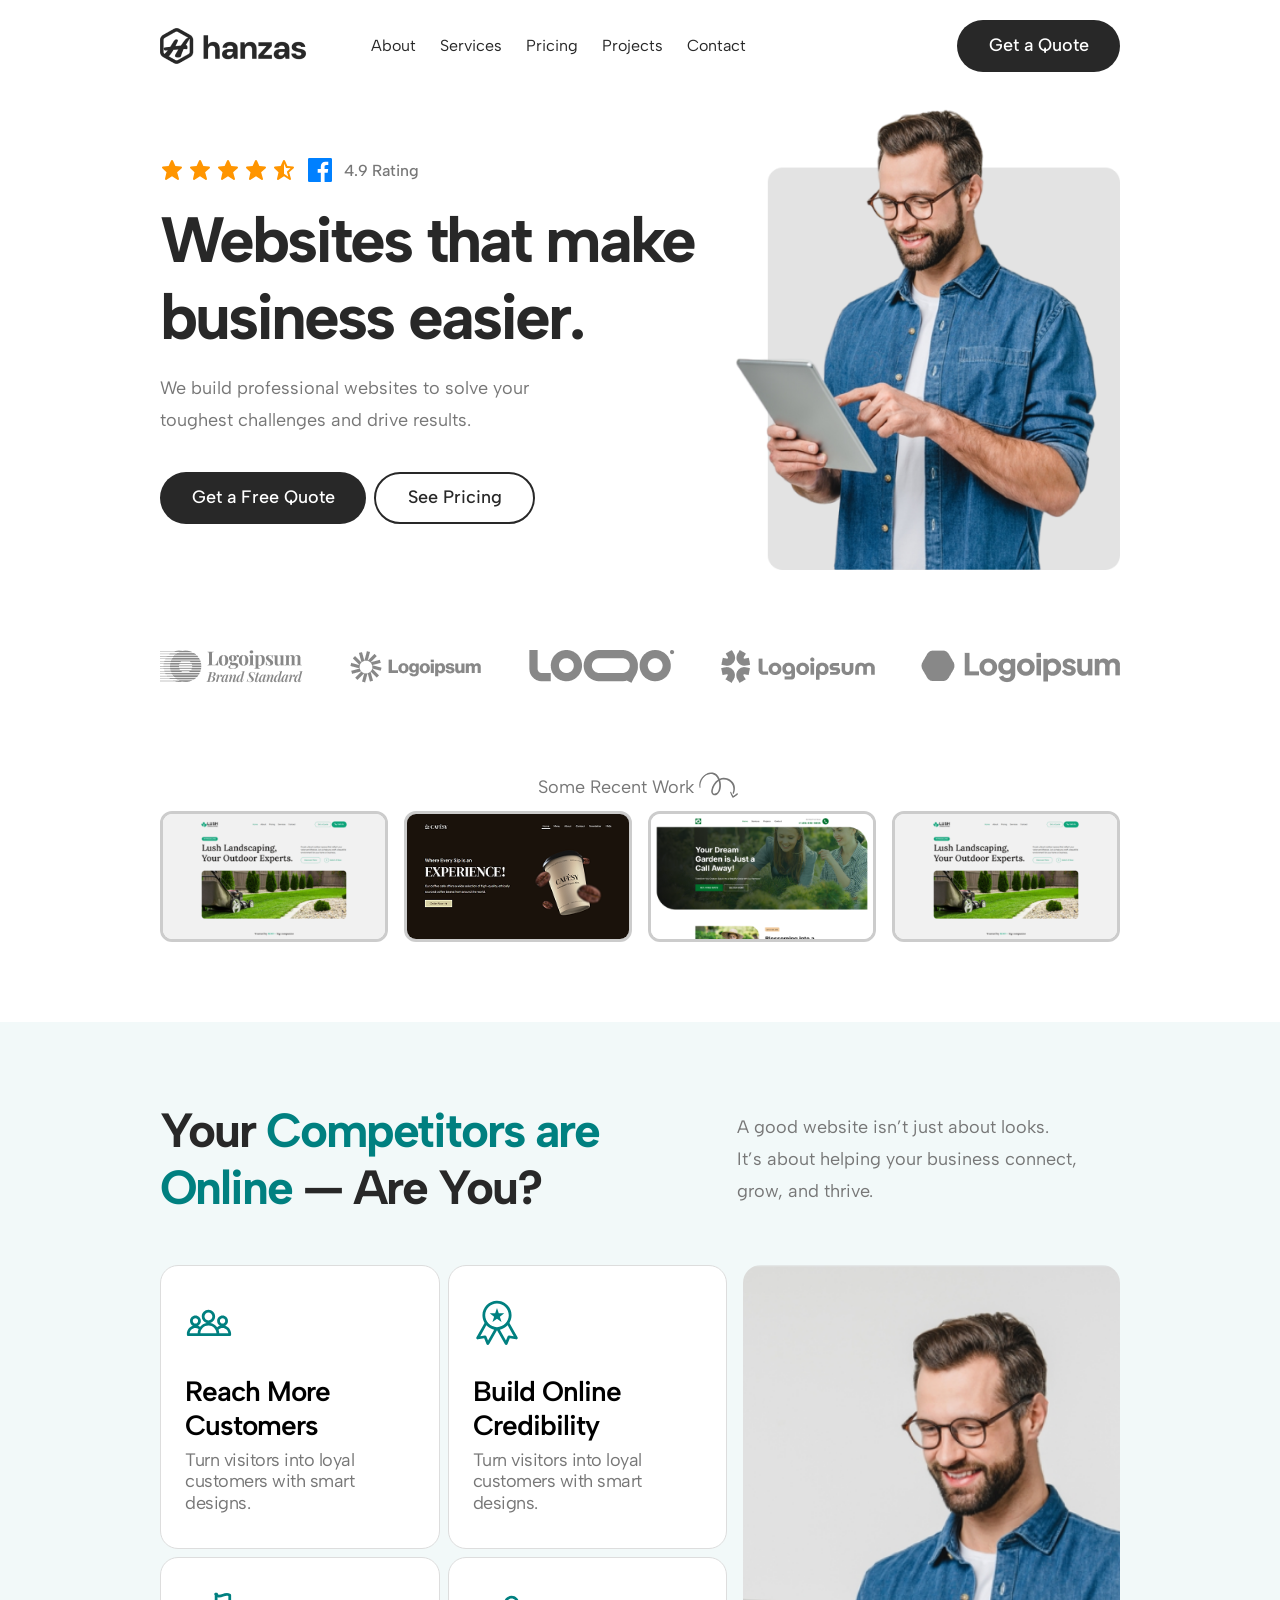
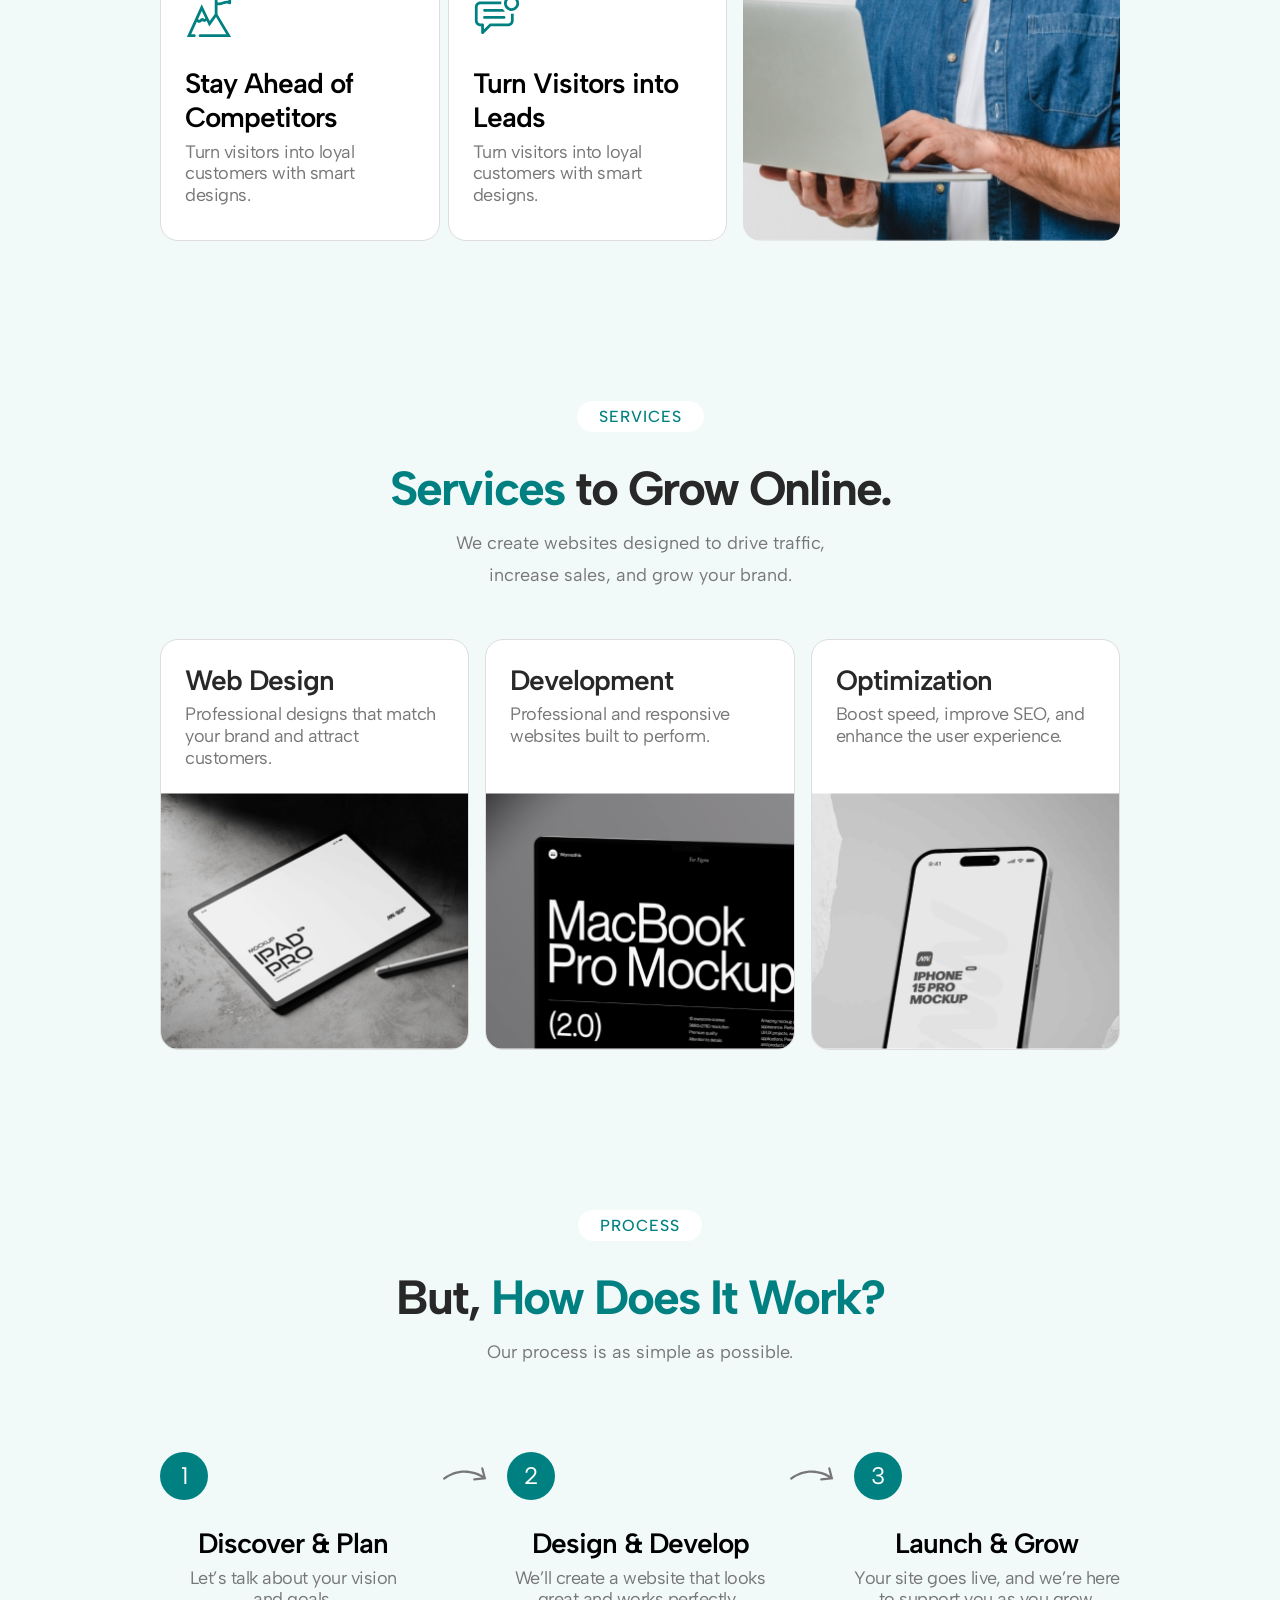
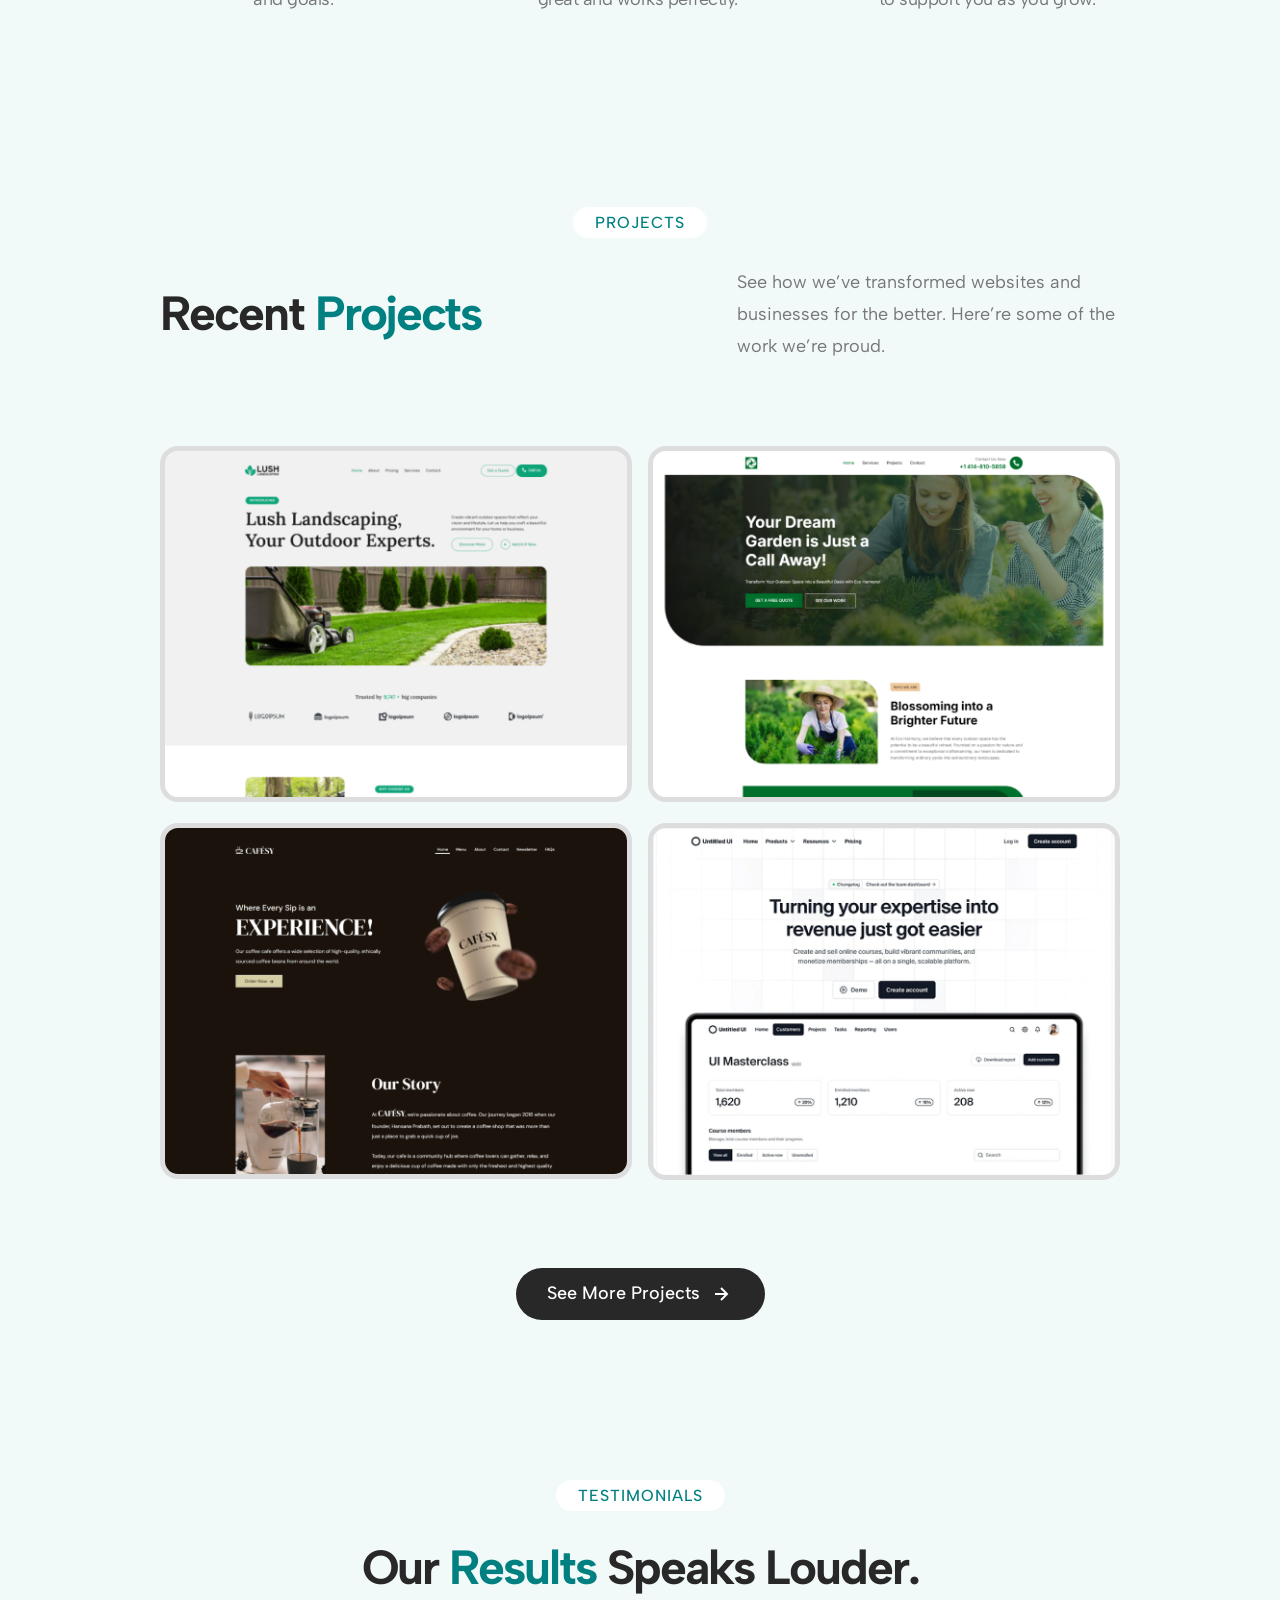
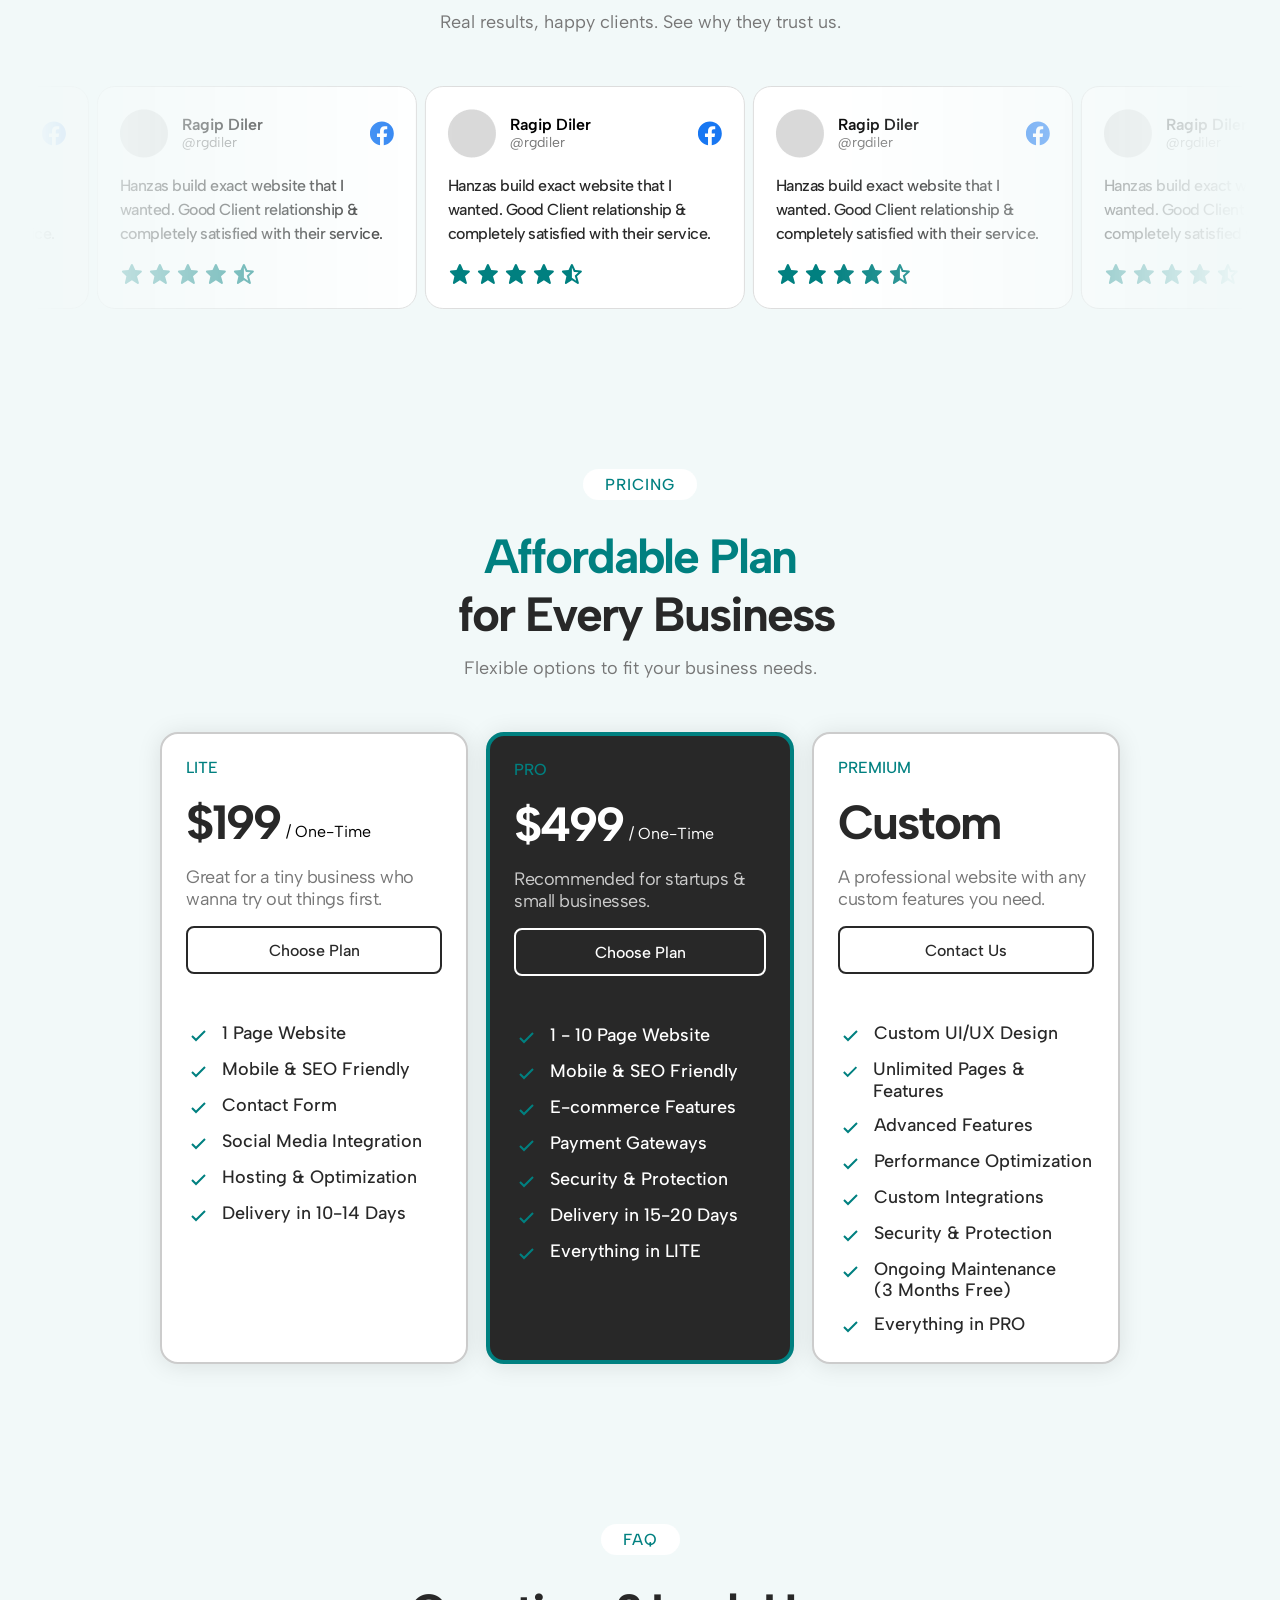
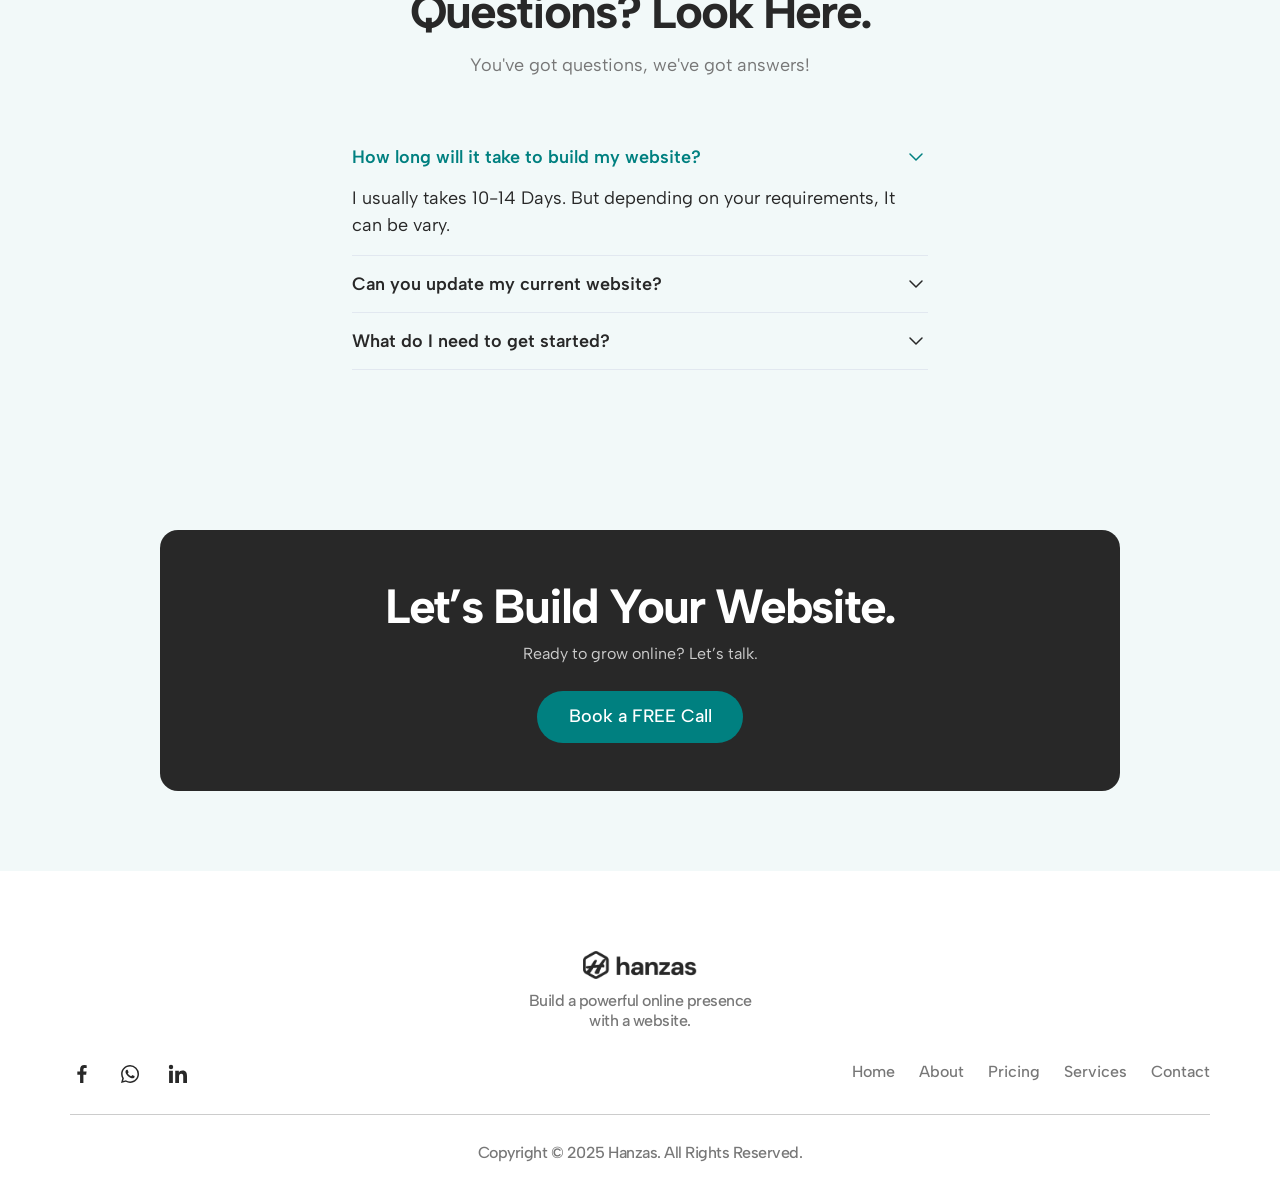
<file: copy-2/index.html>
<!doctype html>
<html
  lang="en"
  data-ws-project="86535a14-2505-4719-bcc6-a9ffc84a261a"
  data-ws-last-published="2025-06-22T04:46:32.185Z"
>
  <head>
    <link
      rel="stylesheet"
      type="text/css"
      href="/assets/static/app_generated_index-6937cd5a.Bh-bkeL2.css"
    />
    <meta charset="UTF-8" />
    <meta name="viewport" content="width=device-width,initial-scale=1" />
    <link
      rel="preload"
      as="image"
      imagesrcset="/assets/Hanzas_Logo_Vertical_gU63MHDjRvOlGsnA4PN4Q.png 384w, /assets/Hanzas_Logo_Vertical_gU63MHDjRvOlGsnA4PN4Q.png 640w, /assets/Hanzas_Logo_Vertical_gU63MHDjRvOlGsnA4PN4Q.png 750w, /assets/Hanzas_Logo_Vertical_gU63MHDjRvOlGsnA4PN4Q.png 828w, /assets/Hanzas_Logo_Vertical_gU63MHDjRvOlGsnA4PN4Q.png 1080w, /assets/Hanzas_Logo_Vertical_gU63MHDjRvOlGsnA4PN4Q.png 1200w, /assets/Hanzas_Logo_Vertical_gU63MHDjRvOlGsnA4PN4Q.png 1920w, /assets/Hanzas_Logo_Vertical_gU63MHDjRvOlGsnA4PN4Q.png 2048w, /assets/Hanzas_Logo_Vertical_gU63MHDjRvOlGsnA4PN4Q.png 3840w"
      imagesizes="(min-width: 1280px) 50vw, 100vw"
    />
    <link
      rel="preload"
      as="image"
      imagesrcset="/assets/Hero_Image_n35jVJE1inFBLLhp7I5c8.png 16w, /assets/Hero_Image_n35jVJE1inFBLLhp7I5c8.png 32w, /assets/Hero_Image_n35jVJE1inFBLLhp7I5c8.png 48w, /assets/Hero_Image_n35jVJE1inFBLLhp7I5c8.png 64w, /assets/Hero_Image_n35jVJE1inFBLLhp7I5c8.png 96w, /assets/Hero_Image_n35jVJE1inFBLLhp7I5c8.png 128w, /assets/Hero_Image_n35jVJE1inFBLLhp7I5c8.png 256w, /assets/Hero_Image_n35jVJE1inFBLLhp7I5c8.png 384w, /assets/Hero_Image_n35jVJE1inFBLLhp7I5c8.png 640w, /assets/Hero_Image_n35jVJE1inFBLLhp7I5c8.png 750w, /assets/Hero_Image_n35jVJE1inFBLLhp7I5c8.png 828w, /assets/Hero_Image_n35jVJE1inFBLLhp7I5c8.png 1080w"
      imagesizes="100vw"
    />
    <meta property="og:url" content="https://url/copy-2" />
    <title>Hanzas - Web Design &amp; Development</title>
    <meta property="og:title" content="Hanzas - Web Design &amp; Development" />
    <meta
      name="description"
      content="Let&#x27;s build a professional website for your business."
    />
    <meta
      property="og:description"
      content="Let&#x27;s build a professional website for your business."
    />
    <meta property="og:type" content="website" />
    <meta
      property="og:site_name"
      content="Hanzas - Web Design &amp; Development"
    />
    <link rel="icon" href="/assets/Hanzas_Favicon_Z-_d037JuZyfscOdxZGiZ.svg" />
    <link
      rel="preload"
      href="/assets/AlbertSans-VariableFont_wght_V9ClY5Rlp2vMMORuLPfkM.ttf"
      as="font"
      crossorigin="anonymous"
    />
    <script type="application/ld+json">
      {
        "@context": "https://schema.org",
        "@type": "WebSite",
        "name": "Hanzas - Web Design & Development",
        "url": "https://url"
      }
    </script>
  </head>
  <body class="w-body c1v2ws2z c1aov0ep">
    <div
      class="w-box c18xsoif c1sie9l cnhpt04 c1ek68xt cuh3z47 c1n2zgyu cyl7464 c14urxd7 c1oim7kn c579qid c1dy0oc5"
    >
      <div class="w-text c1oe7skj c1nb6fbc">
        This site is still under Development! -
      </div>
      <div class="w-text c4yh1x9 c1nb6fbc">
        <span class="w-text">Please </span
        ><a
          href="https://wa.me/+94784292933"
          target="_blank"
          prefetch="none"
          class="w-link c15vkpio c1pp3w44 c1nb6fbc c14urxd7"
          >contact us</a
        ><span class="w-text"> for info.</span>
      </div>
    </div>
    <div style="display: contents">
      <div style="display: contents">
        <header class="w-box">
          <div
            class="w-box c1bov8v7 c2kf7rg c1xaumg3 cu03pp4 cxxrg9g c1hud8as c1fg32ej c1olr4t6 cc6qd00 cx5gz2d cqb3ttp c19cmagv ce5sozc"
          >
            <div
              class="w-box c2kf7rg c1bov8v7 c14j2lg1 ci96rwa c1yiujgy cu03pp4 cn78ct9 c9hdq2 cdrsvr3 cfk9brh c16l8n1u cytl92m c1bo0lg3 c1ap4cws cc6qd00 cejorox c1smgdzj"
            >
              <div class="w-box cu03pp4 chzlg2i cdrsvr3 csrjkgw">
                <a class="w-link" href="#"
                  ><img
                    alt="Logo of Hanzas"
                    src="/assets/Hanzas_Logo_Vertical_gU63MHDjRvOlGsnA4PN4Q.png"
                    class="w-image c1lpi1mg clkmgrg cggfkyi"
                    sizes="(min-width: 1280px) 50vw, 100vw"
                    srcset="
                      /assets/Hanzas_Logo_Vertical_gU63MHDjRvOlGsnA4PN4Q.png  384w,
                      /assets/Hanzas_Logo_Vertical_gU63MHDjRvOlGsnA4PN4Q.png  640w,
                      /assets/Hanzas_Logo_Vertical_gU63MHDjRvOlGsnA4PN4Q.png  750w,
                      /assets/Hanzas_Logo_Vertical_gU63MHDjRvOlGsnA4PN4Q.png  828w,
                      /assets/Hanzas_Logo_Vertical_gU63MHDjRvOlGsnA4PN4Q.png 1080w,
                      /assets/Hanzas_Logo_Vertical_gU63MHDjRvOlGsnA4PN4Q.png 1200w,
                      /assets/Hanzas_Logo_Vertical_gU63MHDjRvOlGsnA4PN4Q.png 1920w,
                      /assets/Hanzas_Logo_Vertical_gU63MHDjRvOlGsnA4PN4Q.png 2048w,
                      /assets/Hanzas_Logo_Vertical_gU63MHDjRvOlGsnA4PN4Q.png 3840w
                    "
                    decoding="async"
                    loading="eager"
                /></a>
                <div class="w-box chk07be">
                  <div style="display: contents">
                    <div style="display: contents">
                      <nav
                        aria-label="Main"
                        data-orientation="horizontal"
                        dir="ltr"
                        class="w-navigation-menu c1xjf838 c1ketytq c1olr4t6"
                      >
                        <div style="position: relative">
                          <ul
                            data-orientation="horizontal"
                            class="w-menu-list cu03pp4 crwp4rx c1aey3e6 c53mq2t c18wde9k cdrsvr3 cuh3z47 c9hdq2 c88l3sm cilr40c c1acn381 c1jk2yt0 chhlbks chr3r50 c1a9aj7y c1lzii6u c1smgdzj c11viqjb c1888b3y ctmwiqx c128ckfz"
                            dir="ltr"
                          >
                            <li data-ws-index="0" class="w-menu-item cejorox">
                              <a
                                class="w-link c1v2ws2z cvcmigg c4yh1x9 cb5jzn3 c6wt4fk c1wcc4y9 c1dhp8ya clgnxvg c1ebf721 c1ap4cws csrjkgw cyt976i c14wpsie csdkmw3"
                                data-radix-collection-item=""
                                href="#"
                                ><span class="w-text">About</span>
                                <div
                                  class="w-box clihkeu c17u88ho c1ek68xt cr7mo2i"
                                ></div
                              ></a>
                            </li>
                            <li data-ws-index="1" class="w-menu-item cejorox">
                              <a
                                href="/#services"
                                class="w-link c1v2ws2z cvcmigg c4yh1x9 cb5jzn3 c6wt4fk c1wcc4y9 c1dhp8ya clgnxvg c1ebf721 c1ap4cws csrjkgw cyt976i c14wpsie csdkmw3"
                                data-radix-collection-item=""
                                ><span class="w-text">Services</span>
                                <div
                                  class="w-box clihkeu c17u88ho c1ek68xt cr7mo2i"
                                ></div
                              ></a>
                            </li>
                            <li data-ws-index="2" class="w-menu-item cejorox">
                              <a
                                href="/#pricing"
                                class="w-link c1v2ws2z cvcmigg c4yh1x9 cb5jzn3 c6wt4fk c1wcc4y9 c1dhp8ya clgnxvg c1ebf721 c1ap4cws csrjkgw cyt976i c14wpsie csdkmw3"
                                data-radix-collection-item=""
                                ><span class="w-text">Pricing</span>
                                <div
                                  class="w-box clihkeu c17u88ho c1ek68xt cr7mo2i"
                                ></div
                              ></a>
                            </li>
                            <li data-ws-index="3" class="w-menu-item cejorox">
                              <a
                                href=""
                                class="w-link c1v2ws2z cvcmigg c4yh1x9 cb5jzn3 c6wt4fk c1wcc4y9 c1dhp8ya clgnxvg c1ebf721 c1ap4cws csrjkgw cyt976i c14wpsie csdkmw3"
                                data-radix-collection-item=""
                                ><span class="w-text">Projects</span>
                                <div
                                  class="w-box clihkeu c17u88ho c1ek68xt cr7mo2i"
                                ></div
                              ></a>
                            </li>
                            <li data-ws-index="4" class="w-menu-item cejorox">
                              <a
                                class="w-link c1v2ws2z cvcmigg c4yh1x9 cb5jzn3 c6wt4fk c1wcc4y9 c1dhp8ya clgnxvg c1ebf721 c1ap4cws csrjkgw cyt976i c14wpsie csdkmw3"
                                data-radix-collection-item=""
                                href="#"
                                ><span class="w-text">Contact</span>
                                <div
                                  class="w-box clihkeu c17u88ho c1ek68xt cr7mo2i"
                                ></div
                              ></a>
                            </li>
                          </ul>
                        </div>
                      </nav>
                    </div>
                  </div>
                </div>
              </div>
              <button
                type="button"
                class="w-button c1ek68xt cdrsvr3 cuh3z47 c1tx5m2y ccvmrku c1a9ltdd cdg09mx c1uwve0h c19x6kij c1xxlm2z c1oe7skj c1f9has7 cxnx26a cup2fdi cu8egp6 cpp9de1 c19kssp8 ceyvf2r c10jhgbp c1otvud9 c1hi4g7e cd61f42 c1k7pn2u c1jkypb9 c1a67aa4 cy59dua"
                aria-haspopup="dialog"
                aria-expanded="false"
                aria-controls="radix-:R4e:"
                data-state="closed"
              ></button>
              <div class="w-box chk07be">
                <a
                  class="w-link c179tl6h c1v2ws2z c1oe7skj c6g8bjw c6wt4fk cwl232f c1o7h69s c15w258d c1burphw ct5d1tl c3pcg23 cu03pp4 cuh3z47 cdrsvr3 ccz0wna c1w8j7oj cdz9qzk c132vh3z c15ld8g4 cuhmkm0 c11qgtfv c1knpq6m cy2t5ee c1rja1ta c1mfxi8s c9bf48f c95d6cd c1f5p2d4"
                  href="#"
                  ><span class="w-text">Get a Quote</span></a
                >
              </div>
            </div>
          </div>
        </header>
      </div>
    </div>
    <section class="w-box c18xsoif cvly0in c1h06xdq cm7ape6">
      <div
        class="w-box c1bov8v7 c2kf7rg c1xaumg3 cu03pp4 cxxrg9g c1hud8as c1fg32ej c1olr4t6 cc6qd00 cx5gz2d cqb3ttp c19cmagv ce5sozc"
      >
        <div
          class="w-box c2kf7rg c1bov8v7 c14j2lg1 ci96rwa c1yiujgy cu03pp4 cjllt4b c1wd2rjs cdrsvr3 cuh3z47 c16l8n1u c11viqjb cc6qd00 cejorox c1smgdzj c1arez9j c9zw9fu"
        >
          <div
            class="w-box c14j2lg1 c46ab8h c4nrw1y c1ie31f1 cu03pp4 cxxrg9g c1cu677 c1k3evx2 cjjncs0 ctkz2p0 c1hdjk5q clcguzk c7r08nn"
          >
            <div
              class="w-box cu03pp4 cxxrg9g cxjm7he c12ass1z c1qjub8g c1t9idzy c12b4s9v cogdlh7 c1x52v2p cyh8w6q cr42hry"
            >
              <div
                class="w-box cu03pp4 c6szqs0 cdrsvr3 c1a9y96o c1ai2tjq c12b4s9v ctmwiqx"
              >
                <div
                  class="w-box cu03pp4 c1hwuvvg c1hgdimd cdrsvr3 c10j4lyi ccu6oy0"
                >
                  <div
                    class="w-box c14j2lg1 cu03pp4 cdrsvr3 c1xn8mxb c1nte7eu cbqylg9"
                  ></div>
                  <div
                    class="w-box c14j2lg1 cu03pp4 cdrsvr3 c1xn8mxb c1nte7eu cbqylg9"
                  ></div>
                  <div
                    class="w-box c14j2lg1 cu03pp4 cdrsvr3 c1xn8mxb c1nte7eu cbqylg9"
                  ></div>
                  <div
                    class="w-box c14j2lg1 cu03pp4 cdrsvr3 c1xn8mxb c1nte7eu cbqylg9"
                  ></div>
                  <div
                    class="w-box cu8ds6i cu03pp4 cdrsvr3 c1xn8mxb c1nte7eu cbqylg9"
                  ></div>
                </div>
                <div class="w-box c1mvlfgq cggfkyi"></div>
                <div class="w-text c1v2ws2z cwz9916 c1oe7skj cvcmigg c1cdmy52">
                  4.9 Rating
                </div>
              </div>
              <h1
                class="w-heading c1v2ws2z c9psoz8 cb5jzn3 cj535yg cwou2zf ct35e26 c1ln4y7k c197wiub cejorox cxazjfg c1ib0yf1 c1rflxw6 cnayzix"
              >
                <span class="w-text">Websites that make business easier.</span>
              </h1>
              <p
                class="w-paragraph c1v2ws2z c6g8bjw c1g55ehl c1tcpk1z c1qyp6vm csisn2q cwz9916 cwou2zf cj535yg c1t1tz6j c17hmm0v c1pu7i9f c1ln4y7k cpayw6p ccjpj19 c169nbwx c1gpngjo chk07be cc6qd00 c53liyc c1d30moq c95d6cd c1r26ord c9bf48f c1ypafmd cdaw5cg c10fh7nh"
              >
                We build professional websites to solve your toughest challenges
                and drive results.
              </p>
              <p
                class="w-paragraph c1v2ws2z c6g8bjw c1g55ehl c1tcpk1z c1qyp6vm csisn2q cwz9916 cwou2zf cj535yg c1t1tz6j c1ek68xt c1pu7i9f c1ln4y7k clgnxvg ccjpj19 c169nbwx c1gpngjo cr7mo2i c173ct4o c1d30moq c95d6cd ce5sozc cyt976i c1ypafmd cdaw5cg c8q9tmx"
              >
                We build professional websites<br />that solve challenges and
                drive results.
              </p>
            </div>
            <div
              class="w-box cu03pp4 c1a9y96o c1ai2tjq cncyzqr c1oim7kn c12b4s9v ctmwiqx"
            >
              <a
                href="https://wa.me/+94784292933"
                class="w-link c179tl6h c1v2ws2z c1oe7skj c6g8bjw c6wt4fk cwl232f c1o7h69s c15w258d c1burphw ct5d1tl c3pcg23 cu03pp4 cuh3z47 cdrsvr3 ccz0wna c1w8j7oj cdz9qzk c132vh3z c15ld8g4 cuhmkm0 c11qgtfv c1knpq6m cy2t5ee c1rja1ta c1mfxi8s c9bf48f c95d6cd c1f5p2d4"
                ><span class="w-text">Get a Free Quote</span></a
              ><a
                href="https://wa.me/+94784292933"
                class="w-link c179tl6h c1v2ws2z c1oe7skj c6g8bjw c6wt4fk cwl232f c1o7h69s c15w258d c1burphw ct5d1tl c3pcg23 cu03pp4 cuh3z47 cdrsvr3 ccz0wna c1w8j7oj cdz9qzk c132vh3z c15ld8g4 cuhmkm0 cq009zr cb5jzn3 c1t6t5e0 cy2t5ee c1rja1ta c1mfxi8s c9bf48f c10fh7nh c95d6cd c50p71s clb8o1d c1ekf4wl c10fdr2q"
                ><span class="w-text">See Pricing</span></a
              >
            </div>
          </div>
          <div
            class="w-box c14j2lg1 clc7p0v crltf8o cbi93me cu03pp4 c161q8cd cjjncs0 ctkz2p0 cfzlsbx"
          >
            <img
              alt=""
              width="459"
              height="551"
              src="/assets/Hero_Image_n35jVJE1inFBLLhp7I5c8.png"
              class="w-image c161q8cd cw3olxe caqxzh2 c197dxr5 c17e879c cibvnmj"
              sizes="100vw"
              srcset="
                /assets/Hero_Image_n35jVJE1inFBLLhp7I5c8.png   16w,
                /assets/Hero_Image_n35jVJE1inFBLLhp7I5c8.png   32w,
                /assets/Hero_Image_n35jVJE1inFBLLhp7I5c8.png   48w,
                /assets/Hero_Image_n35jVJE1inFBLLhp7I5c8.png   64w,
                /assets/Hero_Image_n35jVJE1inFBLLhp7I5c8.png   96w,
                /assets/Hero_Image_n35jVJE1inFBLLhp7I5c8.png  128w,
                /assets/Hero_Image_n35jVJE1inFBLLhp7I5c8.png  256w,
                /assets/Hero_Image_n35jVJE1inFBLLhp7I5c8.png  384w,
                /assets/Hero_Image_n35jVJE1inFBLLhp7I5c8.png  640w,
                /assets/Hero_Image_n35jVJE1inFBLLhp7I5c8.png  750w,
                /assets/Hero_Image_n35jVJE1inFBLLhp7I5c8.png  828w,
                /assets/Hero_Image_n35jVJE1inFBLLhp7I5c8.png 1080w
              "
              decoding="async"
              loading="eager"
            />
          </div>
        </div>
      </div>
    </section>
    <section
      class="w-box ctjxs5r cxgh12w c1fsh1bq cm3ab9f chvgi72 c51zjzk cfon46n c1qf2kn7"
    >
      <div
        class="w-box c1bov8v7 c2kf7rg c1xaumg3 cu03pp4 cxxrg9g c1hud8as c1fg32ej c1olr4t6 cc6qd00 cx5gz2d cqb3ttp c19cmagv ce5sozc"
      >
        <div
          class="w-box c2kf7rg c1bov8v7 c14j2lg1 ci96rwa c1yiujgy cu03pp4 cjllt4b c1wd2rjs cdrsvr3 cfk9brh c16l8n1u c1ap4cws cc6qd00 cx5gz2d c1smgdzj c5p4mtk ctmwiqx c1vftue1 ce5sozc c2w2s4b c6vfm7k"
        >
          <img
            alt=""
            width="144"
            height="33"
            src="/assets/demo-logo-_(1)_v2ezGqi9YAXs4U05fI1rU.png"
            class="w-image c1ti9fvs c1jgaeiy cggfkyi"
            sizes="100vw"
            srcset="
              /assets/demo-logo-_(1)_v2ezGqi9YAXs4U05fI1rU.png  16w,
              /assets/demo-logo-_(1)_v2ezGqi9YAXs4U05fI1rU.png  32w,
              /assets/demo-logo-_(1)_v2ezGqi9YAXs4U05fI1rU.png  48w,
              /assets/demo-logo-_(1)_v2ezGqi9YAXs4U05fI1rU.png  64w,
              /assets/demo-logo-_(1)_v2ezGqi9YAXs4U05fI1rU.png  96w,
              /assets/demo-logo-_(1)_v2ezGqi9YAXs4U05fI1rU.png 128w,
              /assets/demo-logo-_(1)_v2ezGqi9YAXs4U05fI1rU.png 256w,
              /assets/demo-logo-_(1)_v2ezGqi9YAXs4U05fI1rU.png 384w
            "
            decoding="async"
            loading="lazy"
          /><img
            alt=""
            width="132"
            height="33"
            src="/assets/demo-logo-_(5)_bb1r1pey39yvPz0A4ajf4.png"
            class="w-image c1ti9fvs c1jgaeiy cggfkyi"
            sizes="100vw"
            srcset="
              /assets/demo-logo-_(5)_bb1r1pey39yvPz0A4ajf4.png  16w,
              /assets/demo-logo-_(5)_bb1r1pey39yvPz0A4ajf4.png  32w,
              /assets/demo-logo-_(5)_bb1r1pey39yvPz0A4ajf4.png  48w,
              /assets/demo-logo-_(5)_bb1r1pey39yvPz0A4ajf4.png  64w,
              /assets/demo-logo-_(5)_bb1r1pey39yvPz0A4ajf4.png  96w,
              /assets/demo-logo-_(5)_bb1r1pey39yvPz0A4ajf4.png 128w,
              /assets/demo-logo-_(5)_bb1r1pey39yvPz0A4ajf4.png 256w,
              /assets/demo-logo-_(5)_bb1r1pey39yvPz0A4ajf4.png 384w
            "
            decoding="async"
            loading="lazy"
          /><img
            alt=""
            width="146"
            height="33"
            src="/assets/demo-logo-_(2)_l1qoBDCcfh7kD0usYDJNI.png"
            class="w-image c1ti9fvs c1jgaeiy cggfkyi"
            sizes="100vw"
            srcset="
              /assets/demo-logo-_(2)_l1qoBDCcfh7kD0usYDJNI.png  16w,
              /assets/demo-logo-_(2)_l1qoBDCcfh7kD0usYDJNI.png  32w,
              /assets/demo-logo-_(2)_l1qoBDCcfh7kD0usYDJNI.png  48w,
              /assets/demo-logo-_(2)_l1qoBDCcfh7kD0usYDJNI.png  64w,
              /assets/demo-logo-_(2)_l1qoBDCcfh7kD0usYDJNI.png  96w,
              /assets/demo-logo-_(2)_l1qoBDCcfh7kD0usYDJNI.png 128w,
              /assets/demo-logo-_(2)_l1qoBDCcfh7kD0usYDJNI.png 256w,
              /assets/demo-logo-_(2)_l1qoBDCcfh7kD0usYDJNI.png 384w
            "
            decoding="async"
            loading="lazy"
          /><img
            alt=""
            width="154"
            height="33"
            src="/assets/demo-logo-_(3)_XbDtf-2CrpvB28qRbb1Nl.png"
            class="w-image c1ti9fvs c1jgaeiy cggfkyi"
            sizes="100vw"
            srcset="
              /assets/demo-logo-_(3)_XbDtf-2CrpvB28qRbb1Nl.png  16w,
              /assets/demo-logo-_(3)_XbDtf-2CrpvB28qRbb1Nl.png  32w,
              /assets/demo-logo-_(3)_XbDtf-2CrpvB28qRbb1Nl.png  48w,
              /assets/demo-logo-_(3)_XbDtf-2CrpvB28qRbb1Nl.png  64w,
              /assets/demo-logo-_(3)_XbDtf-2CrpvB28qRbb1Nl.png  96w,
              /assets/demo-logo-_(3)_XbDtf-2CrpvB28qRbb1Nl.png 128w,
              /assets/demo-logo-_(3)_XbDtf-2CrpvB28qRbb1Nl.png 256w,
              /assets/demo-logo-_(3)_XbDtf-2CrpvB28qRbb1Nl.png 384w
            "
            decoding="async"
            loading="lazy"
          /><img
            alt=""
            width="199"
            height="33"
            src="/assets/demo-logo-_(4)_KuR-qlURjVgjtaLpf5AFU.png"
            class="w-image c1ti9fvs c1jgaeiy cggfkyi"
            sizes="100vw"
            srcset="
              /assets/demo-logo-_(4)_KuR-qlURjVgjtaLpf5AFU.png  16w,
              /assets/demo-logo-_(4)_KuR-qlURjVgjtaLpf5AFU.png  32w,
              /assets/demo-logo-_(4)_KuR-qlURjVgjtaLpf5AFU.png  48w,
              /assets/demo-logo-_(4)_KuR-qlURjVgjtaLpf5AFU.png  64w,
              /assets/demo-logo-_(4)_KuR-qlURjVgjtaLpf5AFU.png  96w,
              /assets/demo-logo-_(4)_KuR-qlURjVgjtaLpf5AFU.png 128w,
              /assets/demo-logo-_(4)_KuR-qlURjVgjtaLpf5AFU.png 256w,
              /assets/demo-logo-_(4)_KuR-qlURjVgjtaLpf5AFU.png 384w,
              /assets/demo-logo-_(4)_KuR-qlURjVgjtaLpf5AFU.png 640w
            "
            decoding="async"
            loading="lazy"
          />
        </div>
      </div>
    </section>
    <section class="w-box cxgh12w c51zjzk">
      <div
        class="w-box c1bov8v7 c2kf7rg c1xaumg3 cu03pp4 cxxrg9g cjllt4b c1wd2rjs c1olr4t6 cc6qd00 cx5gz2d cqb3ttp c19cmagv ce5sozc"
      >
        <div
          class="w-box c2kf7rg c1bov8v7 c14j2lg1 ci96rwa c1yiujgy cu03pp4 cjllt4b c1wd2rjs cdrsvr3 cuh3z47 c16l8n1u cxxrg9g c1ap4cws cc6qd00 cejorox c1smgdzj c12b4s9v ctmwiqx c1oim7kn"
        >
          <div class="w-box c1ntt777 cdrsvr3">
            <div
              class="w-text c1v2ws2z c6g8bjw c1g55ehl c1tcpk1z c1qyp6vm csisn2q cwz9916 cwou2zf cj535yg c1t1tz6j c1pu7i9f c1ln4y7k cpayw6p ccjpj19 c169nbwx c1gpngjo c53liyc c1d30moq c95d6cd c1r26ord c9bf48f c1ypafmd cdaw5cg"
            >
              Some Recent Work
            </div>
            <div class="w-box c1ywyvq3 c9os7uy cwz9916"></div>
          </div>
          <div
            class="w-box crwp4rx c1qjub8g c12ass1z ci5zydl c1bjr7eg c12b4s9v ctmwiqx cejorox c1od10dn c9opjvs c1aji12d c1j4h8i5 czfnfq c1lk53ap cncyzqr cyt4616"
          >
            <div
              class="w-box c1khmo47 c1oim7kn c14wpsie c1olr4t6 c1cnk7nw cuh54m3 c1iqyo3r c1fde80g c11exjka ctslhnr cf3qi7q cp80uv c106ixdy c2auhsf c17kxvv1"
            >
              <img
                alt=""
                width="285"
                height="160"
                src="/assets/Lush_Landscaping_Website_Qr9m6b623T7eDSVrZ64Yd.png"
                class="w-image c1olr4t6 c1ar2u49 c18csecz c190p8x8 cz8s8yh c1kw9osk card"
                sizes="100vw"
                srcset="
                  /assets/Lush_Landscaping_Website_Qr9m6b623T7eDSVrZ64Yd.png  16w,
                  /assets/Lush_Landscaping_Website_Qr9m6b623T7eDSVrZ64Yd.png  32w,
                  /assets/Lush_Landscaping_Website_Qr9m6b623T7eDSVrZ64Yd.png  48w,
                  /assets/Lush_Landscaping_Website_Qr9m6b623T7eDSVrZ64Yd.png  64w,
                  /assets/Lush_Landscaping_Website_Qr9m6b623T7eDSVrZ64Yd.png  96w,
                  /assets/Lush_Landscaping_Website_Qr9m6b623T7eDSVrZ64Yd.png 128w,
                  /assets/Lush_Landscaping_Website_Qr9m6b623T7eDSVrZ64Yd.png 256w,
                  /assets/Lush_Landscaping_Website_Qr9m6b623T7eDSVrZ64Yd.png 384w,
                  /assets/Lush_Landscaping_Website_Qr9m6b623T7eDSVrZ64Yd.png 640w
                "
                decoding="async"
                loading="lazy"
              />
            </div>
            <div
              class="w-box c1khmo47 c1oim7kn c14wpsie c1olr4t6 c1cnk7nw cuh54m3 c1iqyo3r c1fde80g c11exjka ctslhnr cf3qi7q cp80uv c106ixdy c2auhsf c17kxvv1"
            >
              <img
                alt=""
                width="285"
                height="160"
                src="/assets/Cafesy_Website_dnt9t2W0icw73IHHC8IFZ.png"
                class="w-image c1olr4t6 c1ar2u49 c18csecz c190p8x8 cz8s8yh c1kw9osk card"
                sizes="100vw"
                srcset="
                  /assets/Cafesy_Website_dnt9t2W0icw73IHHC8IFZ.png  16w,
                  /assets/Cafesy_Website_dnt9t2W0icw73IHHC8IFZ.png  32w,
                  /assets/Cafesy_Website_dnt9t2W0icw73IHHC8IFZ.png  48w,
                  /assets/Cafesy_Website_dnt9t2W0icw73IHHC8IFZ.png  64w,
                  /assets/Cafesy_Website_dnt9t2W0icw73IHHC8IFZ.png  96w,
                  /assets/Cafesy_Website_dnt9t2W0icw73IHHC8IFZ.png 128w,
                  /assets/Cafesy_Website_dnt9t2W0icw73IHHC8IFZ.png 256w,
                  /assets/Cafesy_Website_dnt9t2W0icw73IHHC8IFZ.png 384w,
                  /assets/Cafesy_Website_dnt9t2W0icw73IHHC8IFZ.png 640w
                "
                decoding="async"
                loading="lazy"
              />
            </div>
            <div
              class="w-box c1khmo47 c1oim7kn c14wpsie c1olr4t6 c1cnk7nw cuh54m3 c1iqyo3r c1fde80g c11exjka ctslhnr cf3qi7q cp80uv c106ixdy c2auhsf c17kxvv1"
            >
              <img
                alt=""
                width="285"
                height="160"
                src="/assets/Eco_Harmony_Website_I0d3hxmSdMxJUVNoVdIGf.png"
                class="w-image c1olr4t6 c1ar2u49 c18csecz c190p8x8 cz8s8yh c1kw9osk card"
                sizes="100vw"
                srcset="
                  /assets/Eco_Harmony_Website_I0d3hxmSdMxJUVNoVdIGf.png  16w,
                  /assets/Eco_Harmony_Website_I0d3hxmSdMxJUVNoVdIGf.png  32w,
                  /assets/Eco_Harmony_Website_I0d3hxmSdMxJUVNoVdIGf.png  48w,
                  /assets/Eco_Harmony_Website_I0d3hxmSdMxJUVNoVdIGf.png  64w,
                  /assets/Eco_Harmony_Website_I0d3hxmSdMxJUVNoVdIGf.png  96w,
                  /assets/Eco_Harmony_Website_I0d3hxmSdMxJUVNoVdIGf.png 128w,
                  /assets/Eco_Harmony_Website_I0d3hxmSdMxJUVNoVdIGf.png 256w,
                  /assets/Eco_Harmony_Website_I0d3hxmSdMxJUVNoVdIGf.png 384w,
                  /assets/Eco_Harmony_Website_I0d3hxmSdMxJUVNoVdIGf.png 640w
                "
                decoding="async"
                loading="lazy"
              />
            </div>
            <div
              class="w-box c1khmo47 c1oim7kn c14wpsie c1olr4t6 c1cnk7nw cuh54m3 c1iqyo3r c1fde80g c11exjka ctslhnr cf3qi7q cp80uv c106ixdy c2auhsf c17kxvv1"
            >
              <img
                alt=""
                width="285"
                height="160"
                src="/assets/Lush_Landscaping_Website_Qr9m6b623T7eDSVrZ64Yd.png"
                class="w-image c1olr4t6 c1ar2u49 c18csecz c190p8x8 cz8s8yh c1kw9osk card"
                sizes="100vw"
                srcset="
                  /assets/Lush_Landscaping_Website_Qr9m6b623T7eDSVrZ64Yd.png  16w,
                  /assets/Lush_Landscaping_Website_Qr9m6b623T7eDSVrZ64Yd.png  32w,
                  /assets/Lush_Landscaping_Website_Qr9m6b623T7eDSVrZ64Yd.png  48w,
                  /assets/Lush_Landscaping_Website_Qr9m6b623T7eDSVrZ64Yd.png  64w,
                  /assets/Lush_Landscaping_Website_Qr9m6b623T7eDSVrZ64Yd.png  96w,
                  /assets/Lush_Landscaping_Website_Qr9m6b623T7eDSVrZ64Yd.png 128w,
                  /assets/Lush_Landscaping_Website_Qr9m6b623T7eDSVrZ64Yd.png 256w,
                  /assets/Lush_Landscaping_Website_Qr9m6b623T7eDSVrZ64Yd.png 384w,
                  /assets/Lush_Landscaping_Website_Qr9m6b623T7eDSVrZ64Yd.png 640w
                "
                decoding="async"
                loading="lazy"
              />
            </div>
          </div>
        </div>
      </div>
    </section>
    <section
      class="w-box ctjxs5r cxgh12w cc1xkn7 c1e7kuob cpnz15a chvgi72 c51zjzk c90e1p1 cfon46n c1qf2kn7"
    >
      <div
        class="w-box c1bov8v7 c2kf7rg c1xaumg3 cu03pp4 cxxrg9g c1hud8as c1fg32ej c1olr4t6 cc6qd00 cx5gz2d cqb3ttp c19cmagv ce5sozc"
      >
        <div
          class="w-box c2kf7rg c1bov8v7 c14j2lg1 ci96rwa c1yiujgy cu03pp4 cjllt4b c1wd2rjs cdrsvr3 cuh3z47 c16l8n1u c11viqjb cc6qd00 cejorox c1smgdzj c128ckfz cbs2dlp"
        >
          <div class="w-box c46ab8h cjgiulk c14j2lg1 c4nrw1y cejorox c1dgl61v">
            <h2
              class="w-heading c1v2ws2z cevfq4h c1uzev55 cb5jzn3 cj535yg cwou2zf ccjpj19 c169nbwx c1ln4y7k cgejiun c9x8omz cfum2c1 c1hkokav"
            >
              <span class="w-text">Your</span
              ><span class="w-text c15vkpio"> Competitors are </span
              ><span class="w-text c15vkpio">Online </span
              ><span class="w-text">— Are You?</span>
            </h2>
          </div>
          <div class="w-box clc7p0v c1ie31f1 c14j2lg1 crltf8o cejorox cyon4oz">
            <p
              class="w-paragraph c1v2ws2z c6g8bjw c1g55ehl c1tcpk1z c1qyp6vm csisn2q cwz9916 cwou2zf cj535yg c1t1tz6j c1pu7i9f c1ln4y7k cpayw6p ccjpj19 c169nbwx c1gpngjo c53liyc cfum2c1 c95d6cd c1r26ord c9bf48f c1ypafmd cdaw5cg"
            >
              A good website isn’t just about looks.<br />It’s about helping
              your business connect, grow, and thrive.
            </p>
          </div>
        </div>
        <div
          class="w-box c2kf7rg c1bov8v7 c14j2lg1 ci96rwa c1yiujgy cu03pp4 c1qjub8g cxjm7he cdrsvr3 cuh3z47 c16l8n1u csy2zqr c11viqjb cc6qd00 cejorox c1smgdzj cgdvtqt"
        >
          <div class="w-box c14j2lg1 c46ab8h c4nrw1y cjgiulk">
            <div
              class="w-box ci5zydl c16me34c c1rxoazu cvxljx8 c1a3o1bc c1yggin1 c1xgxha1 c1xk5wof c1on60ji c1xzwnjm c1d30moq"
            >
              <div
                class="w-box c1ryjsxe c1v2ws2z cu03pp4 cxxrg9g c1at1fyi cfybwnh ces28co ceqtvbj c10r7ar3 c1i944rr c1fyc9ev criqswj c13rwfbx cjlc6wy cbwezq9 ccmdu7c chdpmqh cpxba7m cwr4tfi c1fvyfyu c1kvvuby cuh3z47 cq009zr cf7vimo cnruq0q cu92kqe"
              >
                <div
                  class="w-box c9os7uy c15vkpio c1567fz9 cntbcc5 chefjmk c1o9vlcd"
                ></div>
                <div class="w-box c1anc1d8 cxxrg9g ceraqlb c19uc38g">
                  <div
                    class="w-text cj535yg c5ff2sk c19k17tz cjry8kj c3cso43 cdm91zp c15v4g1p c1obe6kg coo1v3h ciwibic"
                  >
                    Reach More Customers
                  </div>
                  <p
                    class="w-paragraph cwz9916 c6g8bjw c4yh1x9 cwou2zf c1qhqe17 cj535yg cpayw6p c1gy8a9z c9bf48f c9x8omz c340mlw c177vbmi c100mlor"
                  >
                    Turn visitors into loyal customers with smart designs.
                  </p>
                </div>
              </div>
              <div
                class="w-box c1ryjsxe c1v2ws2z cu03pp4 cxxrg9g c1at1fyi cfybwnh ces28co ceqtvbj c10r7ar3 c1i944rr c1fyc9ev criqswj c13rwfbx cjlc6wy cbwezq9 ccmdu7c chdpmqh cpxba7m cwr4tfi c1fvyfyu c1kvvuby cuh3z47 cq009zr cf7vimo cnruq0q cu92kqe"
              >
                <div
                  class="w-box c9os7uy c15vkpio c1567fz9 cntbcc5 chefjmk c1o9vlcd"
                ></div>
                <div class="w-box c1anc1d8 cxxrg9g ceraqlb c19uc38g">
                  <div
                    class="w-text cj535yg c5ff2sk c19k17tz cjry8kj c3cso43 cdm91zp c15v4g1p c1obe6kg coo1v3h ciwibic"
                  >
                    Build Online Credibility
                  </div>
                  <p
                    class="w-paragraph cwz9916 c6g8bjw c4yh1x9 cwou2zf c1qhqe17 cj535yg cpayw6p c1gy8a9z c9bf48f c9x8omz c340mlw c177vbmi c100mlor"
                  >
                    Turn visitors into loyal customers with smart designs.
                  </p>
                </div>
              </div>
              <div
                class="w-box c1ryjsxe c1v2ws2z cu03pp4 cxxrg9g c1at1fyi cfybwnh ces28co ceqtvbj c10r7ar3 c1i944rr c1fyc9ev criqswj c13rwfbx cjlc6wy cbwezq9 ccmdu7c chdpmqh cpxba7m cwr4tfi c1fvyfyu c1kvvuby cuh3z47 cq009zr cf7vimo cnruq0q cu92kqe"
              >
                <div
                  class="w-box c9os7uy c15vkpio c1567fz9 cntbcc5 chefjmk c1o9vlcd"
                ></div>
                <div class="w-box c1anc1d8 cxxrg9g ceraqlb c19uc38g">
                  <div
                    class="w-text cj535yg c5ff2sk c19k17tz cjry8kj c3cso43 cdm91zp c15v4g1p c1obe6kg coo1v3h ciwibic"
                  >
                    Stay Ahead of Competitors
                  </div>
                  <p
                    class="w-paragraph cwz9916 c6g8bjw c4yh1x9 cwou2zf c1qhqe17 cj535yg cpayw6p c1gy8a9z c9bf48f c9x8omz c340mlw c177vbmi c100mlor"
                  >
                    Turn visitors into loyal customers with smart designs.
                  </p>
                </div>
              </div>
              <div
                class="w-box c1ryjsxe c1v2ws2z cu03pp4 cxxrg9g c1at1fyi cfybwnh ces28co ceqtvbj c10r7ar3 c1i944rr c1fyc9ev criqswj c13rwfbx cjlc6wy cbwezq9 ccmdu7c chdpmqh cpxba7m cwr4tfi c1fvyfyu c1kvvuby cuh3z47 cq009zr cf7vimo cnruq0q cu92kqe"
              >
                <div
                  class="w-box c9os7uy c15vkpio c1567fz9 cntbcc5 chefjmk c1o9vlcd"
                ></div>
                <div class="w-box c1anc1d8 cxxrg9g ceraqlb c19uc38g">
                  <div
                    class="w-text cj535yg c5ff2sk c19k17tz cjry8kj c3cso43 cdm91zp c15v4g1p c1obe6kg coo1v3h ciwibic"
                  >
                    Turn Visitors into Leads
                  </div>
                  <p
                    class="w-paragraph cwz9916 c6g8bjw c4yh1x9 cwou2zf c1qhqe17 cj535yg cpayw6p c1gy8a9z c9bf48f c9x8omz c340mlw c177vbmi c100mlor"
                  >
                    Turn visitors into loyal customers with smart designs.
                  </p>
                </div>
              </div>
            </div>
          </div>
          <div class="w-box c14j2lg1 clc7p0v crltf8o c1ie31f1 cejorox">
            <div
              class="w-box cdrsvr3 cuh3z47 c1yggin1 caqxzh2 cejorox ctj675f ckl3p16"
            >
              <img
                alt=""
                width="488"
                height="500"
                src="/assets/WAW_Image_dmTcuJokEGllRMAEahMR0.png"
                class="w-image cbwezq9 ccmdu7c chdpmqh cpxba7m ct4q9jc c9nydgl c1olr4t6"
                sizes="100vw"
                srcset="
                  /assets/WAW_Image_dmTcuJokEGllRMAEahMR0.png   16w,
                  /assets/WAW_Image_dmTcuJokEGllRMAEahMR0.png   32w,
                  /assets/WAW_Image_dmTcuJokEGllRMAEahMR0.png   48w,
                  /assets/WAW_Image_dmTcuJokEGllRMAEahMR0.png   64w,
                  /assets/WAW_Image_dmTcuJokEGllRMAEahMR0.png   96w,
                  /assets/WAW_Image_dmTcuJokEGllRMAEahMR0.png  128w,
                  /assets/WAW_Image_dmTcuJokEGllRMAEahMR0.png  256w,
                  /assets/WAW_Image_dmTcuJokEGllRMAEahMR0.png  384w,
                  /assets/WAW_Image_dmTcuJokEGllRMAEahMR0.png  640w,
                  /assets/WAW_Image_dmTcuJokEGllRMAEahMR0.png  750w,
                  /assets/WAW_Image_dmTcuJokEGllRMAEahMR0.png  828w,
                  /assets/WAW_Image_dmTcuJokEGllRMAEahMR0.png 1080w
                "
                decoding="async"
                loading="lazy"
              />
            </div>
          </div>
        </div>
      </div>
    </section>
    <section
      id="services"
      class="w-box ctjxs5r cxgh12w cc1xkn7 c1e7kuob cpnz15a chvgi72 c51zjzk cfon46n c1qf2kn7"
    >
      <div
        class="w-box c1bov8v7 c2kf7rg c1xaumg3 cu03pp4 cxxrg9g c1hud8as c1fg32ej c1olr4t6 cc6qd00 cx5gz2d cqb3ttp c19cmagv ce5sozc"
      >
        <div
          class="w-box c2kf7rg c1bov8v7 c14j2lg1 ci96rwa c1yiujgy cu03pp4 cjllt4b c1wd2rjs cdrsvr3 cuh3z47 c16l8n1u cxxrg9g c11viqjb cc6qd00 cejorox c1smgdzj"
        >
          <div class="w-box c14j2lg1 c46ab8h c4nrw1y cjgiulk c1whlbox">
            <a
              class="w-link c6wt4fk c1v2ws2z c1oe7skj cvcmigg c1a1teqn c1pksgck c15vkpio cq009zr c12efi1b c1c0iy4g cdzn2gj caubn1m c5ma4h5 cw0r7vv c1iw4d5u c6hks8o cluexto c19v4pn4 ckou0pz"
              href="#"
              >Services</a
            >
          </div>
          <div class="w-box c14j2lg1 c46ab8h c4nrw1y cjgiulk c1whlbox">
            <h2
              class="w-heading c1v2ws2z cevfq4h c1uzev55 cb5jzn3 cj535yg cwou2zf ccjpj19 c169nbwx c1ln4y7k cejorox cgejiun c9x8omz c1d30moq c1hkokav"
            >
              <span class="w-text c15vkpio">Services</span
              ><span class="w-text"> to Grow Online.</span>
            </h2>
            <p
              class="w-paragraph c1v2ws2z c6g8bjw c1g55ehl c1tcpk1z c1qyp6vm csisn2q cwz9916 cwou2zf c139rqkx c1t1tz6j c1nb6fbc c1pu7i9f c1ln4y7k cpayw6p ccjpj19 c169nbwx c1gpngjo c53liyc c1d30moq c95d6cd c1r26ord c9bf48f c1ypafmd cdaw5cg"
            >
              We create websites designed to drive traffic,<br />increase sales,
              and grow your brand.
            </p>
          </div>
        </div>
        <div
          class="w-box c2kf7rg c1bov8v7 c14j2lg1 ci96rwa c1yiujgy cu03pp4 cjllt4b c1wd2rjs cdrsvr3 cuh3z47 c16l8n1u c1ap4cws cc6qd00 cejorox c1smgdzj"
        >
          <div
            class="w-box cu03pp4 c1qjub8g cxjm7he crwp4rx c1ie31f1 c1smgdzj c9opjvs czfnfq c579qid"
          >
            <div class="w-box crwp4rx c1ie31f1 cejorox c1dgl61v">
              <div
                class="w-box cb5jzn3 cq009zr cbwezq9 ccmdu7c chdpmqh cpxba7m c1olr4t6 c11exjka ctslhnr cu03pp4 cxxrg9g cfk9brh c9nydgl ci64a20 ct31665"
              >
                <div
                  class="w-box c1ar2u49 c18csecz c190p8x8 cz8s8yh c1fyc9ev criqswj c13rwfbx cjlc6wy c1jpi5i3 cu92kqe c13zrhcb"
                >
                  <h1
                    class="w-heading cj535yg c5ff2sk c19k17tz cjry8kj c3cso43 cdm91zp c15v4g1p c1obe6kg ciwibic"
                  >
                    Web Design<br />
                  </h1>
                  <p
                    class="w-paragraph cwz9916 c6g8bjw c4yh1x9 cwou2zf c1qhqe17 cj535yg cpayw6p c1gy8a9z c9bf48f c9x8omz c340mlw c177vbmi"
                  >
                    Professional designs that match your brand and attract
                    customers.
                  </p>
                </div>
                <img
                  alt=""
                  width="322"
                  height="257"
                  src="/assets/Card_Image_Mask_KICEMoFSM3zJg_qHgxnYN.png"
                  class="w-image c1olr4t6 c75777u ct4q9jc c1aov0ep c192wshy"
                  sizes="100vw"
                  srcset="
                    /assets/Card_Image_Mask_KICEMoFSM3zJg_qHgxnYN.png  16w,
                    /assets/Card_Image_Mask_KICEMoFSM3zJg_qHgxnYN.png  32w,
                    /assets/Card_Image_Mask_KICEMoFSM3zJg_qHgxnYN.png  48w,
                    /assets/Card_Image_Mask_KICEMoFSM3zJg_qHgxnYN.png  64w,
                    /assets/Card_Image_Mask_KICEMoFSM3zJg_qHgxnYN.png  96w,
                    /assets/Card_Image_Mask_KICEMoFSM3zJg_qHgxnYN.png 128w,
                    /assets/Card_Image_Mask_KICEMoFSM3zJg_qHgxnYN.png 256w,
                    /assets/Card_Image_Mask_KICEMoFSM3zJg_qHgxnYN.png 384w,
                    /assets/Card_Image_Mask_KICEMoFSM3zJg_qHgxnYN.png 640w,
                    /assets/Card_Image_Mask_KICEMoFSM3zJg_qHgxnYN.png 750w
                  "
                  decoding="async"
                  loading="lazy"
                />
              </div>
            </div>
            <div class="w-box crwp4rx c1ie31f1 cejorox c1dgl61v">
              <div
                class="w-box cb5jzn3 cq009zr cbwezq9 ccmdu7c chdpmqh cpxba7m c1olr4t6 c11exjka ctslhnr cu03pp4 cxxrg9g cfk9brh c9nydgl ci64a20 ct31665"
              >
                <div
                  class="w-box c1ar2u49 c18csecz c190p8x8 cz8s8yh c1fyc9ev criqswj c13rwfbx cjlc6wy c1jpi5i3 cu92kqe c13zrhcb"
                >
                  <h1
                    class="w-heading cj535yg c5ff2sk c19k17tz cjry8kj c3cso43 cdm91zp c15v4g1p c1obe6kg ciwibic"
                  >
                    Development
                  </h1>
                  <p
                    class="w-paragraph cwz9916 c6g8bjw c4yh1x9 cwou2zf c1qhqe17 cj535yg cpayw6p c1gy8a9z c9bf48f c9x8omz c340mlw c177vbmi"
                  >
                    Professional and responsive websites built to perform.
                  </p>
                </div>
                <img
                  alt=""
                  width="322"
                  height="257"
                  src="/assets/Card_Image_Mask-1_RWMjvK2sgd75wTaKehj2W.png"
                  class="w-image c1olr4t6 c75777u ct4q9jc c1aov0ep c192wshy"
                  sizes="100vw"
                  srcset="
                    /assets/Card_Image_Mask-1_RWMjvK2sgd75wTaKehj2W.png  16w,
                    /assets/Card_Image_Mask-1_RWMjvK2sgd75wTaKehj2W.png  32w,
                    /assets/Card_Image_Mask-1_RWMjvK2sgd75wTaKehj2W.png  48w,
                    /assets/Card_Image_Mask-1_RWMjvK2sgd75wTaKehj2W.png  64w,
                    /assets/Card_Image_Mask-1_RWMjvK2sgd75wTaKehj2W.png  96w,
                    /assets/Card_Image_Mask-1_RWMjvK2sgd75wTaKehj2W.png 128w,
                    /assets/Card_Image_Mask-1_RWMjvK2sgd75wTaKehj2W.png 256w,
                    /assets/Card_Image_Mask-1_RWMjvK2sgd75wTaKehj2W.png 384w,
                    /assets/Card_Image_Mask-1_RWMjvK2sgd75wTaKehj2W.png 640w,
                    /assets/Card_Image_Mask-1_RWMjvK2sgd75wTaKehj2W.png 750w
                  "
                  decoding="async"
                  loading="lazy"
                />
              </div>
            </div>
            <div class="w-box crwp4rx c1ie31f1 cejorox c1dgl61v">
              <div
                class="w-box cb5jzn3 cq009zr cbwezq9 ccmdu7c chdpmqh cpxba7m c1olr4t6 c11exjka ctslhnr cu03pp4 cxxrg9g cfk9brh c9nydgl ci64a20 ct31665"
              >
                <div
                  class="w-box c1ar2u49 c18csecz c190p8x8 cz8s8yh c1fyc9ev criqswj c13rwfbx cjlc6wy c1jpi5i3 cu92kqe c13zrhcb"
                >
                  <h1
                    class="w-heading cj535yg c5ff2sk c19k17tz cjry8kj c3cso43 cdm91zp c15v4g1p c1obe6kg ciwibic"
                  >
                    Optimization<br />
                  </h1>
                  <p
                    class="w-paragraph cwz9916 c6g8bjw c4yh1x9 cwou2zf c1qhqe17 cj535yg cpayw6p c1gy8a9z c9bf48f c9x8omz c340mlw c177vbmi"
                  >
                    Boost speed, improve SEO, and enhance the user experience.
                  </p>
                </div>
                <img
                  alt=""
                  width="322"
                  height="257"
                  src="/assets/Card_Image_Mask-2_s8YUpWquJgh5bsjShxJOW.png"
                  class="w-image c1olr4t6 c75777u ct4q9jc c1aov0ep c192wshy"
                  sizes="100vw"
                  srcset="
                    /assets/Card_Image_Mask-2_s8YUpWquJgh5bsjShxJOW.png  16w,
                    /assets/Card_Image_Mask-2_s8YUpWquJgh5bsjShxJOW.png  32w,
                    /assets/Card_Image_Mask-2_s8YUpWquJgh5bsjShxJOW.png  48w,
                    /assets/Card_Image_Mask-2_s8YUpWquJgh5bsjShxJOW.png  64w,
                    /assets/Card_Image_Mask-2_s8YUpWquJgh5bsjShxJOW.png  96w,
                    /assets/Card_Image_Mask-2_s8YUpWquJgh5bsjShxJOW.png 128w,
                    /assets/Card_Image_Mask-2_s8YUpWquJgh5bsjShxJOW.png 256w,
                    /assets/Card_Image_Mask-2_s8YUpWquJgh5bsjShxJOW.png 384w,
                    /assets/Card_Image_Mask-2_s8YUpWquJgh5bsjShxJOW.png 640w,
                    /assets/Card_Image_Mask-2_s8YUpWquJgh5bsjShxJOW.png 750w
                  "
                  decoding="async"
                  loading="lazy"
                />
              </div>
            </div>
          </div>
        </div>
      </div>
    </section>
    <section
      class="w-box ctjxs5r cxgh12w cc1xkn7 c1e7kuob cpnz15a chvgi72 c51zjzk cfon46n c1qf2kn7"
    >
      <div
        class="w-box c1bov8v7 c2kf7rg c1xaumg3 cu03pp4 cxxrg9g c1hud8as c1fg32ej c1olr4t6 cc6qd00 cx5gz2d cqb3ttp c19cmagv ce5sozc"
      >
        <div
          class="w-box c2kf7rg c1bov8v7 c14j2lg1 ci96rwa c1yiujgy cu03pp4 cjllt4b c1wd2rjs cdrsvr3 cuh3z47 c16l8n1u cxxrg9g c11viqjb cc6qd00 cejorox c1smgdzj"
        >
          <div class="w-box c14j2lg1 c46ab8h c4nrw1y cjgiulk c1whlbox">
            <a
              class="w-link c6wt4fk c1v2ws2z c1oe7skj cvcmigg c1a1teqn c1pksgck c15vkpio cq009zr c12efi1b c1c0iy4g cdzn2gj caubn1m c5ma4h5 cw0r7vv c1iw4d5u c6hks8o cluexto c19v4pn4 ckou0pz"
              href="#"
              >process</a
            >
          </div>
          <div class="w-box c14j2lg1 c46ab8h c4nrw1y cjgiulk c1whlbox">
            <h2
              class="w-heading c1v2ws2z cevfq4h c1uzev55 cb5jzn3 cj535yg cwou2zf ccjpj19 c169nbwx c1ln4y7k cgejiun c9x8omz c1d30moq c1hkokav"
            >
              <span class="w-text">But, </span
              ><span class="w-text c15vkpio">How Does It Work?</span>
            </h2>
            <p
              class="w-paragraph c1v2ws2z c6g8bjw c1g55ehl c1tcpk1z c1qyp6vm csisn2q cwz9916 cwou2zf c139rqkx c1t1tz6j c1nb6fbc c1pu7i9f c1ln4y7k cpayw6p ccjpj19 c169nbwx c1gpngjo c53liyc c1d30moq c95d6cd c1r26ord c9bf48f c1ypafmd cdaw5cg"
            >
              Our process is as simple as possible.
            </p>
          </div>
        </div>
        <div
          class="w-box c2kf7rg c1bov8v7 c14j2lg1 ci96rwa c1yiujgy cu03pp4 cjllt4b c1wd2rjs cdrsvr3 cuh3z47 c16l8n1u c1ap4cws cc6qd00 cejorox c1smgdzj"
        >
          <div
            class="w-box cu03pp4 cel5oaa c4rt3l8 crwp4rx c1ie31f1 c131km4b chdek3b c11viqjb c5p4mtk"
          >
            <div class="w-box crwp4rx c1ie31f1 cejorox c1dgl61v">
              <div
                class="w-box c1anc1d8 cxxrg9g c1nb6fbc c1whlbox cfrdw3w c18n4yci cfum2c1"
              >
                <div
                  class="w-box cntbcc5 c9os7uy cdrsvr3 c1mbxzco c1kze9sf c11qgtfv cbpgech c1nb6fbc c8qjfjt cxhs8ma c1pgu95b c131jdmi c1yg32s7 cknb85s c1mhls0y cigylng c95d6cd"
                >
                  <span class="w-text">1</span>
                </div>
                <div class="w-box">
                  <h1
                    class="w-heading cj535yg c5ff2sk c19k17tz cjry8kj c3cso43 cdm91zp c15v4g1p c1obe6kg ciwibic"
                  >
                    Discover &amp; Plan
                  </h1>
                  <p
                    class="w-paragraph cwz9916 c6g8bjw c4yh1x9 cwou2zf c1qhqe17 cj535yg cpayw6p c1gy8a9z c9bf48f c9x8omz c340mlw c177vbmi"
                  >
                    Let’s talk about your vision<br />and goals.
                  </p>
                </div>
              </div>
            </div>
            <div class="w-box c1dgl61v chk07be">
              <div
                class="w-box c1ywyvq3 cwz9916 c1xvt3kz c9os7uy cid2a7i"
              ></div>
            </div>
            <div class="w-box crwp4rx c1ie31f1 cejorox c1dgl61v">
              <div
                class="w-box c1anc1d8 cxxrg9g c1nb6fbc c1whlbox cfrdw3w c18n4yci cfum2c1"
              >
                <div
                  class="w-box cntbcc5 c9os7uy cdrsvr3 c1mbxzco c1kze9sf c11qgtfv cbpgech c1nb6fbc c8qjfjt cxhs8ma c1pgu95b c131jdmi c1yg32s7 cknb85s c1mhls0y cigylng c95d6cd"
                >
                  <span class="w-text">2</span>
                </div>
                <div class="w-box">
                  <h1
                    class="w-heading cj535yg c5ff2sk c19k17tz cjry8kj c3cso43 cdm91zp c15v4g1p c1obe6kg ciwibic"
                  >
                    Design &amp; Develop
                  </h1>
                  <p
                    class="w-paragraph cwz9916 c6g8bjw c4yh1x9 cwou2zf c1qhqe17 cj535yg cpayw6p c1gy8a9z c9bf48f c9x8omz c340mlw c177vbmi"
                  >
                    We’ll create a website that looks great and works perfectly.
                  </p>
                </div>
              </div>
            </div>
            <div class="w-box c1dgl61v chk07be">
              <div
                class="w-box c1ywyvq3 c9os7uy cwz9916 c1xvt3kz cid2a7i"
              ></div>
            </div>
            <div class="w-box crwp4rx c1ie31f1 cejorox c1dgl61v">
              <div
                class="w-box c1anc1d8 cxxrg9g c1nb6fbc c1whlbox cfrdw3w c18n4yci cfum2c1"
              >
                <div
                  class="w-box cntbcc5 c9os7uy cdrsvr3 c1mbxzco c1kze9sf c11qgtfv cbpgech c1nb6fbc c8qjfjt cxhs8ma c1pgu95b c131jdmi c1yg32s7 cknb85s c1mhls0y cigylng c95d6cd"
                >
                  <span class="w-text">3</span>
                </div>
                <div class="w-box">
                  <h1
                    class="w-heading cj535yg c5ff2sk c19k17tz cjry8kj c3cso43 cdm91zp c15v4g1p c1obe6kg ciwibic"
                  >
                    Launch &amp; Grow
                  </h1>
                  <p
                    class="w-paragraph cwz9916 c6g8bjw c4yh1x9 cwou2zf c1qhqe17 cj535yg cpayw6p c1gy8a9z c9bf48f c9x8omz c340mlw c177vbmi"
                  >
                    Your site goes live, and we’re here to support you as you
                    grow.
                  </p>
                </div>
              </div>
            </div>
          </div>
        </div>
      </div>
    </section>
    <section
      class="w-box ctjxs5r cxgh12w cc1xkn7 c1e7kuob cpnz15a chvgi72 c51zjzk cfon46n c1qf2kn7"
    >
      <div
        class="w-box c1bov8v7 c2kf7rg c1xaumg3 cu03pp4 cxxrg9g c1hud8as c1fg32ej c1olr4t6 cc6qd00 cx5gz2d cqb3ttp c19cmagv ce5sozc"
      >
        <div
          class="w-box c2kf7rg c1bov8v7 c14j2lg1 ci96rwa c1yiujgy cu03pp4 cjllt4b c1wd2rjs cdrsvr3 cuh3z47 c16l8n1u cxxrg9g c1ap4cws cc6qd00 cejorox c1smgdzj"
        >
          <div
            class="w-box cu8ds6i c46ab8h c4nrw1y cjgiulk c1whlbox c13zrhcb c1ln4y7k"
          >
            <a
              class="w-link c6wt4fk c1v2ws2z c1oe7skj cvcmigg c1a1teqn c1pksgck c15vkpio cq009zr c12efi1b c1c0iy4g cdzn2gj caubn1m c5ma4h5 cw0r7vv c1iw4d5u c6hks8o cluexto c19v4pn4 ckou0pz"
              href="#"
              >projects</a
            >
          </div>
          <div
            class="w-box c2kf7rg c1bov8v7 c14j2lg1 ci96rwa c1yiujgy cu03pp4 cjllt4b c1wd2rjs cdrsvr3 cuh3z47 c16l8n1u c11viqjb cc6qd00 cejorox c1smgdzj c579qid"
          >
            <div class="w-box c14j2lg1 c46ab8h c4nrw1y cjgiulk">
              <h2
                class="w-heading c1v2ws2z cevfq4h c1uzev55 cb5jzn3 cj535yg cwou2zf ccjpj19 c169nbwx c1ln4y7k cgejiun c9x8omz c1d30moq c1hkokav"
              >
                <span class="w-text">Recent </span
                ><span class="w-text c15vkpio">Projects</span>
              </h2>
            </div>
            <div class="w-box c14j2lg1 clc7p0v c1ie31f1 crltf8o">
              <p
                class="w-paragraph c1v2ws2z c6g8bjw c1g55ehl c1tcpk1z c1qyp6vm csisn2q cwz9916 cwou2zf cj535yg c1t1tz6j c1pu7i9f c1ln4y7k cpayw6p ccjpj19 c169nbwx c1gpngjo c53liyc c1d30moq c95d6cd c1r26ord c9bf48f c1ypafmd cdaw5cg"
              >
                See how we’ve transformed websites and businesses for the
                better. Here’re some of the work we’re proud.
              </p>
            </div>
          </div>
        </div>
        <div
          class="w-box c2kf7rg c1bov8v7 c14j2lg1 ci96rwa c1yiujgy cu03pp4 cjllt4b c1wd2rjs cdrsvr3 cuh3z47 c16l8n1u c1ap4cws cc6qd00 cejorox c1smgdzj"
        >
          <div
            class="w-box ci5zydl cel5oaa c4rt3l8 crwp4rx c1ie31f1 c131km4b chdek3b c1rxoazu cnotwqa c13zrhcb"
          >
            <div class="w-box">
              <div
                class="w-box c1xvt3kz cbwezq9 ccmdu7c chdpmqh cpxba7m c11exjka ctslhnr crcx3ib ciqylgu c79udka c19vf0fs c1ib1yjm ce5sozc"
              >
                <img
                  alt=""
                  width="480"
                  height="360"
                  src="/assets/Project_-_Lush_Landscaping_DGYVDuRc0H8Jl8N32XI6G.png"
                  class="w-image ce5sozc"
                  sizes="100vw"
                  srcset="
                    /assets/Project_-_Lush_Landscaping_DGYVDuRc0H8Jl8N32XI6G.png   16w,
                    /assets/Project_-_Lush_Landscaping_DGYVDuRc0H8Jl8N32XI6G.png   32w,
                    /assets/Project_-_Lush_Landscaping_DGYVDuRc0H8Jl8N32XI6G.png   48w,
                    /assets/Project_-_Lush_Landscaping_DGYVDuRc0H8Jl8N32XI6G.png   64w,
                    /assets/Project_-_Lush_Landscaping_DGYVDuRc0H8Jl8N32XI6G.png   96w,
                    /assets/Project_-_Lush_Landscaping_DGYVDuRc0H8Jl8N32XI6G.png  128w,
                    /assets/Project_-_Lush_Landscaping_DGYVDuRc0H8Jl8N32XI6G.png  256w,
                    /assets/Project_-_Lush_Landscaping_DGYVDuRc0H8Jl8N32XI6G.png  384w,
                    /assets/Project_-_Lush_Landscaping_DGYVDuRc0H8Jl8N32XI6G.png  640w,
                    /assets/Project_-_Lush_Landscaping_DGYVDuRc0H8Jl8N32XI6G.png  750w,
                    /assets/Project_-_Lush_Landscaping_DGYVDuRc0H8Jl8N32XI6G.png  828w,
                    /assets/Project_-_Lush_Landscaping_DGYVDuRc0H8Jl8N32XI6G.png 1080w
                  "
                  decoding="async"
                  loading="lazy"
                />
              </div>
            </div>
            <div class="w-box">
              <div
                class="w-box c1xvt3kz cbwezq9 ccmdu7c chdpmqh cpxba7m c11exjka ctslhnr crcx3ib ciqylgu c79udka c19vf0fs c1ib1yjm ce5sozc"
              >
                <img
                  alt=""
                  width="480"
                  height="360"
                  src="/assets/Project_-_Eco_Harmony_BFFWFGssLoQTHLiUooGjn.png"
                  class="w-image ce5sozc"
                  sizes="100vw"
                  srcset="
                    /assets/Project_-_Eco_Harmony_BFFWFGssLoQTHLiUooGjn.png   16w,
                    /assets/Project_-_Eco_Harmony_BFFWFGssLoQTHLiUooGjn.png   32w,
                    /assets/Project_-_Eco_Harmony_BFFWFGssLoQTHLiUooGjn.png   48w,
                    /assets/Project_-_Eco_Harmony_BFFWFGssLoQTHLiUooGjn.png   64w,
                    /assets/Project_-_Eco_Harmony_BFFWFGssLoQTHLiUooGjn.png   96w,
                    /assets/Project_-_Eco_Harmony_BFFWFGssLoQTHLiUooGjn.png  128w,
                    /assets/Project_-_Eco_Harmony_BFFWFGssLoQTHLiUooGjn.png  256w,
                    /assets/Project_-_Eco_Harmony_BFFWFGssLoQTHLiUooGjn.png  384w,
                    /assets/Project_-_Eco_Harmony_BFFWFGssLoQTHLiUooGjn.png  640w,
                    /assets/Project_-_Eco_Harmony_BFFWFGssLoQTHLiUooGjn.png  750w,
                    /assets/Project_-_Eco_Harmony_BFFWFGssLoQTHLiUooGjn.png  828w,
                    /assets/Project_-_Eco_Harmony_BFFWFGssLoQTHLiUooGjn.png 1080w
                  "
                  decoding="async"
                  loading="lazy"
                />
              </div>
            </div>
            <div class="w-box">
              <div
                class="w-box c1xvt3kz cbwezq9 ccmdu7c chdpmqh cpxba7m c11exjka ctslhnr crcx3ib ciqylgu c79udka c19vf0fs c1ib1yjm ce5sozc"
              >
                <img
                  alt=""
                  width="480"
                  height="360"
                  src="/assets/Project_-_Cafesy_eIuM13g5MkwcsTGq-mep0.png"
                  class="w-image ce5sozc"
                  sizes="100vw"
                  srcset="
                    /assets/Project_-_Cafesy_eIuM13g5MkwcsTGq-mep0.png   16w,
                    /assets/Project_-_Cafesy_eIuM13g5MkwcsTGq-mep0.png   32w,
                    /assets/Project_-_Cafesy_eIuM13g5MkwcsTGq-mep0.png   48w,
                    /assets/Project_-_Cafesy_eIuM13g5MkwcsTGq-mep0.png   64w,
                    /assets/Project_-_Cafesy_eIuM13g5MkwcsTGq-mep0.png   96w,
                    /assets/Project_-_Cafesy_eIuM13g5MkwcsTGq-mep0.png  128w,
                    /assets/Project_-_Cafesy_eIuM13g5MkwcsTGq-mep0.png  256w,
                    /assets/Project_-_Cafesy_eIuM13g5MkwcsTGq-mep0.png  384w,
                    /assets/Project_-_Cafesy_eIuM13g5MkwcsTGq-mep0.png  640w,
                    /assets/Project_-_Cafesy_eIuM13g5MkwcsTGq-mep0.png  750w,
                    /assets/Project_-_Cafesy_eIuM13g5MkwcsTGq-mep0.png  828w,
                    /assets/Project_-_Cafesy_eIuM13g5MkwcsTGq-mep0.png 1080w
                  "
                  decoding="async"
                  loading="lazy"
                />
              </div>
            </div>
            <div class="w-box">
              <div
                class="w-box c1xvt3kz cbwezq9 ccmdu7c chdpmqh cpxba7m c11exjka ctslhnr crcx3ib ciqylgu c79udka c19vf0fs c1ib1yjm ce5sozc"
              >
                <img
                  alt=""
                  width="480"
                  height="361"
                  src="/assets/project-image-_(2)_8bdY1f5Nn7BvZM36OFUZ7.png"
                  class="w-image ce5sozc"
                  sizes="100vw"
                  srcset="
                    /assets/project-image-_(2)_8bdY1f5Nn7BvZM36OFUZ7.png   16w,
                    /assets/project-image-_(2)_8bdY1f5Nn7BvZM36OFUZ7.png   32w,
                    /assets/project-image-_(2)_8bdY1f5Nn7BvZM36OFUZ7.png   48w,
                    /assets/project-image-_(2)_8bdY1f5Nn7BvZM36OFUZ7.png   64w,
                    /assets/project-image-_(2)_8bdY1f5Nn7BvZM36OFUZ7.png   96w,
                    /assets/project-image-_(2)_8bdY1f5Nn7BvZM36OFUZ7.png  128w,
                    /assets/project-image-_(2)_8bdY1f5Nn7BvZM36OFUZ7.png  256w,
                    /assets/project-image-_(2)_8bdY1f5Nn7BvZM36OFUZ7.png  384w,
                    /assets/project-image-_(2)_8bdY1f5Nn7BvZM36OFUZ7.png  640w,
                    /assets/project-image-_(2)_8bdY1f5Nn7BvZM36OFUZ7.png  750w,
                    /assets/project-image-_(2)_8bdY1f5Nn7BvZM36OFUZ7.png  828w,
                    /assets/project-image-_(2)_8bdY1f5Nn7BvZM36OFUZ7.png 1080w
                  "
                  decoding="async"
                  loading="lazy"
                />
              </div>
            </div>
          </div>
        </div>
        <div class="w-box cu03pp4 c1a9y96o c1ai2tjq c14j2lg1 c1lzii6u c1oim7kn">
          <a
            href="https://wa.me/+94784292933"
            class="w-link c179tl6h c1v2ws2z c1oe7skj c6g8bjw c6wt4fk cwl232f c1o7h69s c15w258d c1burphw ct5d1tl c3pcg23 cu03pp4 cuh3z47 cdrsvr3 ccz0wna c1w8j7oj cdz9qzk c132vh3z c15ld8g4 cuhmkm0 c11qgtfv c1knpq6m c1a3o1bc cy2t5ee c1rja1ta c1mfxi8s c9bf48f c95d6cd c1f5p2d4"
            ><span class="w-text">See More Projects</span>
            <div class="w-box c1whlbox c1mbxzco c1wij20d c1xn8mxb cxzlicq"></div
          ></a>
        </div>
      </div>
    </section>
    <section
      class="w-box ctjxs5r cxgh12w cc1xkn7 c11exjka ctslhnr c1e7kuob cpnz15a chvgi72 c51zjzk cfon46n c1qf2kn7"
    >
      <div
        class="w-box c1bov8v7 c2kf7rg c1esu7qa cu03pp4 cxxrg9g c1hud8as c1fg32ej c1olr4t6 cc6qd00 cejorox cqb3ttp c19cmagv ce5sozc"
      >
        <div
          class="w-box c2kf7rg c1bov8v7 c14j2lg1 ci96rwa c1yiujgy cu03pp4 cjllt4b c1wd2rjs cdrsvr3 cuh3z47 c16l8n1u cxxrg9g c11viqjb cc6qd00 cejorox c1smgdzj"
        >
          <div class="w-box c14j2lg1 c46ab8h c4nrw1y cjgiulk c1whlbox">
            <a
              class="w-link c6wt4fk c1v2ws2z c1oe7skj cvcmigg c1a1teqn c1pksgck c15vkpio cq009zr c12efi1b c1c0iy4g cdzn2gj caubn1m c5ma4h5 cw0r7vv c1iw4d5u c6hks8o cluexto c19v4pn4 ckou0pz"
              href="#"
              >testimonials</a
            >
          </div>
          <div class="w-box c14j2lg1 c46ab8h c4nrw1y cjgiulk c1whlbox">
            <h2
              class="w-heading c1v2ws2z cevfq4h c1uzev55 cb5jzn3 cj535yg cwou2zf ccjpj19 c169nbwx c1ln4y7k cgejiun c9x8omz c1d30moq c1hkokav"
            >
              <span class="w-text">Our </span
              ><span class="w-text c15vkpio">Results</span
              ><span class="w-text"> Speaks Louder.</span>
            </h2>
            <p
              class="w-paragraph c1v2ws2z c6g8bjw c1g55ehl c1tcpk1z c1qyp6vm csisn2q cwz9916 cwou2zf c139rqkx c1t1tz6j c1nb6fbc c1pu7i9f c1ln4y7k cpayw6p ccjpj19 c169nbwx c1gpngjo c53liyc c1d30moq c95d6cd c1r26ord c9bf48f c1ypafmd cdaw5cg"
            >
              Real results, happy clients. See why they trust us.
            </p>
          </div>
        </div>
        <div
          class="w-box c2kf7rg c1bov8v7 c14j2lg1 c21jdzm c1yiujgy cu03pp4 cjllt4b c1wd2rjs cdrsvr3 cuh3z47 c1olr4t6 ct28bva c11exjka ctslhnr c1ap4cws cc6qd00 cejorox c1smgdzj c1v0lwd9 cfv50db"
        >
          <div
            class="w-box crwp4rx c1ie31f1 cu03pp4 c1n2zgyu cyl7464 cejorox c1dgl61v c16xl2xt cvdqgd marquee-container"
          >
            <div
              class="w-box cu03pp4 c12ass1z cuh3z47 c1n2zgyu cyl7464 c1140s5c marquee"
            >
              <div
                class="w-box c1uk0e18 cq009zr cbwezq9 ccmdu7c chdpmqh cpxba7m c11exjka ctslhnr cu03pp4 cxxrg9g cxjm7he c1qjub8g ci64a20 c5rk488 c130pxe6"
              >
                <div class="w-box cu03pp4 cfk9brh cdrsvr3">
                  <div class="w-box cu03pp4 c16z1wn9 clbuv7z">
                    <div class="w-box">
                      <img
                        alt=""
                        width="48"
                        height="48"
                        src="/assets/FB_Profile_Ellipse__0vKRu2X39AZiku2UgzUN.png"
                        class="w-image"
                        sizes="100vw"
                        srcset="
                          /assets/FB_Profile_Ellipse__0vKRu2X39AZiku2UgzUN.png 16w,
                          /assets/FB_Profile_Ellipse__0vKRu2X39AZiku2UgzUN.png 32w,
                          /assets/FB_Profile_Ellipse__0vKRu2X39AZiku2UgzUN.png 48w,
                          /assets/FB_Profile_Ellipse__0vKRu2X39AZiku2UgzUN.png 64w,
                          /assets/FB_Profile_Ellipse__0vKRu2X39AZiku2UgzUN.png 96w
                        "
                        decoding="async"
                        loading="lazy"
                      />
                    </div>
                    <div class="w-box c14j2lg1">
                      <div class="w-text c19k17tz cvcmigg">Ragip Diler</div>
                      <div class="w-text cwz9916 c124mcy">@rgdiler</div>
                    </div>
                  </div>
                  <div class="w-box c1wij20d c1xn8mxb c83mjz7">
                    <a
                      href="https://facebook.com/"
                      class="w-link cge1lnx c1anc1d8"
                    ></a>
                  </div>
                </div>
                <div
                  class="w-box c1v2ws2z c1oe7skj cvcmigg cwhdyuj cb5jzn3 c1qhqe17 cu03pp4 cxxrg9g cxjm7he"
                >
                  <div class="w-text">
                    Hanzas build exact website that I wanted. Good Client
                    relationship &amp; completely satisfied with their
                    service.<br />
                  </div>
                  <div
                    class="w-box cu03pp4 c1hwuvvg c1hgdimd cdrsvr3 c10j4lyi ccu6oy0"
                  >
                    <div class="w-box c1xn8mxb c15vkpio"></div>
                    <div class="w-box c1xn8mxb c15vkpio"></div>
                    <div class="w-box c1xn8mxb c15vkpio"></div>
                    <div class="w-box c1xn8mxb c15vkpio"></div>
                    <div class="w-box c1xn8mxb c15vkpio cu8ds6i"></div>
                  </div>
                </div>
              </div>
              <div
                class="w-box c1uk0e18 cq009zr cbwezq9 ccmdu7c chdpmqh cpxba7m c11exjka ctslhnr cu03pp4 cxxrg9g cxjm7he c1qjub8g ci64a20 c5rk488 c130pxe6"
              >
                <div class="w-box cu03pp4 cfk9brh cdrsvr3">
                  <div class="w-box cu03pp4 c16z1wn9 clbuv7z">
                    <div class="w-box">
                      <img
                        alt=""
                        width="48"
                        height="48"
                        src="/assets/FB_Profile_Ellipse__0vKRu2X39AZiku2UgzUN.png"
                        class="w-image"
                        sizes="100vw"
                        srcset="
                          /assets/FB_Profile_Ellipse__0vKRu2X39AZiku2UgzUN.png 16w,
                          /assets/FB_Profile_Ellipse__0vKRu2X39AZiku2UgzUN.png 32w,
                          /assets/FB_Profile_Ellipse__0vKRu2X39AZiku2UgzUN.png 48w,
                          /assets/FB_Profile_Ellipse__0vKRu2X39AZiku2UgzUN.png 64w,
                          /assets/FB_Profile_Ellipse__0vKRu2X39AZiku2UgzUN.png 96w
                        "
                        decoding="async"
                        loading="lazy"
                      />
                    </div>
                    <div class="w-box c14j2lg1">
                      <div class="w-text c19k17tz cvcmigg">Ragip Diler</div>
                      <div class="w-text cwz9916 c124mcy">@rgdiler</div>
                    </div>
                  </div>
                  <div class="w-box c1wij20d c1xn8mxb c83mjz7">
                    <a
                      href="https://facebook.com/"
                      class="w-link cge1lnx c1anc1d8"
                    ></a>
                  </div>
                </div>
                <div
                  class="w-box c1v2ws2z c1oe7skj cvcmigg cwhdyuj cb5jzn3 c1qhqe17 cu03pp4 cxxrg9g cxjm7he"
                >
                  <div class="w-text">
                    Hanzas build exact website that I wanted. Good Client
                    relationship &amp; completely satisfied with their
                    service.<br />
                  </div>
                  <div
                    class="w-box cu03pp4 c1hwuvvg c1hgdimd cdrsvr3 c10j4lyi ccu6oy0"
                  >
                    <div class="w-box c1xn8mxb c15vkpio"></div>
                    <div class="w-box c1xn8mxb c15vkpio"></div>
                    <div class="w-box c1xn8mxb c15vkpio"></div>
                    <div class="w-box c1xn8mxb c15vkpio"></div>
                    <div class="w-box c1xn8mxb c15vkpio cu8ds6i"></div>
                  </div>
                </div>
              </div>
              <div
                class="w-box c1uk0e18 cq009zr cbwezq9 ccmdu7c chdpmqh cpxba7m c11exjka ctslhnr cu03pp4 cxxrg9g cxjm7he c1qjub8g ci64a20 c5rk488 c130pxe6"
              >
                <div class="w-box cu03pp4 cfk9brh cdrsvr3">
                  <div class="w-box cu03pp4 c16z1wn9 clbuv7z">
                    <div class="w-box">
                      <img
                        alt=""
                        width="48"
                        height="48"
                        src="/assets/FB_Profile_Ellipse__0vKRu2X39AZiku2UgzUN.png"
                        class="w-image"
                        sizes="100vw"
                        srcset="
                          /assets/FB_Profile_Ellipse__0vKRu2X39AZiku2UgzUN.png 16w,
                          /assets/FB_Profile_Ellipse__0vKRu2X39AZiku2UgzUN.png 32w,
                          /assets/FB_Profile_Ellipse__0vKRu2X39AZiku2UgzUN.png 48w,
                          /assets/FB_Profile_Ellipse__0vKRu2X39AZiku2UgzUN.png 64w,
                          /assets/FB_Profile_Ellipse__0vKRu2X39AZiku2UgzUN.png 96w
                        "
                        decoding="async"
                        loading="lazy"
                      />
                    </div>
                    <div class="w-box c14j2lg1">
                      <div class="w-text c19k17tz cvcmigg">Ragip Diler</div>
                      <div class="w-text cwz9916 c124mcy">@rgdiler</div>
                    </div>
                  </div>
                  <div class="w-box c1wij20d c1xn8mxb c83mjz7">
                    <a
                      href="https://facebook.com/"
                      class="w-link cge1lnx c1anc1d8"
                    ></a>
                  </div>
                </div>
                <div
                  class="w-box c1v2ws2z c1oe7skj cvcmigg cwhdyuj cb5jzn3 c1qhqe17 cu03pp4 cxxrg9g cxjm7he"
                >
                  <div class="w-text">
                    Hanzas build exact website that I wanted. Good Client
                    relationship &amp; completely satisfied with their
                    service.<br />
                  </div>
                  <div
                    class="w-box cu03pp4 c1hwuvvg c1hgdimd cdrsvr3 c10j4lyi ccu6oy0"
                  >
                    <div class="w-box c1xn8mxb c15vkpio"></div>
                    <div class="w-box c1xn8mxb c15vkpio"></div>
                    <div class="w-box c1xn8mxb c15vkpio"></div>
                    <div class="w-box c1xn8mxb c15vkpio"></div>
                    <div class="w-box c1xn8mxb c15vkpio cu8ds6i"></div>
                  </div>
                </div>
              </div>
              <div
                class="w-box c1uk0e18 cq009zr cbwezq9 ccmdu7c chdpmqh cpxba7m c11exjka ctslhnr cu03pp4 cxxrg9g cxjm7he c1qjub8g ci64a20 c5rk488 c130pxe6"
              >
                <div class="w-box cu03pp4 cfk9brh cdrsvr3">
                  <div class="w-box cu03pp4 c16z1wn9 clbuv7z">
                    <div class="w-box">
                      <img
                        alt=""
                        width="48"
                        height="48"
                        src="/assets/FB_Profile_Ellipse__0vKRu2X39AZiku2UgzUN.png"
                        class="w-image"
                        sizes="100vw"
                        srcset="
                          /assets/FB_Profile_Ellipse__0vKRu2X39AZiku2UgzUN.png 16w,
                          /assets/FB_Profile_Ellipse__0vKRu2X39AZiku2UgzUN.png 32w,
                          /assets/FB_Profile_Ellipse__0vKRu2X39AZiku2UgzUN.png 48w,
                          /assets/FB_Profile_Ellipse__0vKRu2X39AZiku2UgzUN.png 64w,
                          /assets/FB_Profile_Ellipse__0vKRu2X39AZiku2UgzUN.png 96w
                        "
                        decoding="async"
                        loading="lazy"
                      />
                    </div>
                    <div class="w-box c14j2lg1">
                      <div class="w-text c19k17tz cvcmigg">Ragip Diler</div>
                      <div class="w-text cwz9916 c124mcy">@rgdiler</div>
                    </div>
                  </div>
                  <div class="w-box c1wij20d c1xn8mxb c83mjz7">
                    <a
                      href="https://facebook.com/"
                      class="w-link cge1lnx c1anc1d8"
                    ></a>
                  </div>
                </div>
                <div
                  class="w-box c1v2ws2z c1oe7skj cvcmigg cwhdyuj cb5jzn3 c1qhqe17 cu03pp4 cxxrg9g cxjm7he"
                >
                  <div class="w-text">
                    Hanzas build exact website that I wanted. Good Client
                    relationship &amp; completely satisfied with their
                    service.<br />
                  </div>
                  <div
                    class="w-box cu03pp4 c1hwuvvg c1hgdimd cdrsvr3 c10j4lyi ccu6oy0"
                  >
                    <div class="w-box c1xn8mxb c15vkpio"></div>
                    <div class="w-box c1xn8mxb c15vkpio"></div>
                    <div class="w-box c1xn8mxb c15vkpio"></div>
                    <div class="w-box c1xn8mxb c15vkpio"></div>
                    <div class="w-box c1xn8mxb c15vkpio cu8ds6i"></div>
                  </div>
                </div>
              </div>
              <div
                class="w-box c1uk0e18 cq009zr cbwezq9 ccmdu7c chdpmqh cpxba7m c11exjka ctslhnr cu03pp4 cxxrg9g cxjm7he c1qjub8g ci64a20 c5rk488 c130pxe6"
              >
                <div class="w-box cu03pp4 cfk9brh cdrsvr3">
                  <div class="w-box cu03pp4 c16z1wn9 clbuv7z">
                    <div class="w-box">
                      <img
                        alt=""
                        width="48"
                        height="48"
                        src="/assets/FB_Profile_Ellipse__0vKRu2X39AZiku2UgzUN.png"
                        class="w-image"
                        sizes="100vw"
                        srcset="
                          /assets/FB_Profile_Ellipse__0vKRu2X39AZiku2UgzUN.png 16w,
                          /assets/FB_Profile_Ellipse__0vKRu2X39AZiku2UgzUN.png 32w,
                          /assets/FB_Profile_Ellipse__0vKRu2X39AZiku2UgzUN.png 48w,
                          /assets/FB_Profile_Ellipse__0vKRu2X39AZiku2UgzUN.png 64w,
                          /assets/FB_Profile_Ellipse__0vKRu2X39AZiku2UgzUN.png 96w
                        "
                        decoding="async"
                        loading="lazy"
                      />
                    </div>
                    <div class="w-box c14j2lg1">
                      <div class="w-text c19k17tz cvcmigg">Ragip Diler</div>
                      <div class="w-text cwz9916 c124mcy">@rgdiler</div>
                    </div>
                  </div>
                  <div class="w-box c1wij20d c1xn8mxb c83mjz7">
                    <a
                      href="https://facebook.com/"
                      class="w-link cge1lnx c1anc1d8"
                    ></a>
                  </div>
                </div>
                <div
                  class="w-box c1v2ws2z c1oe7skj cvcmigg cwhdyuj cb5jzn3 c1qhqe17 cu03pp4 cxxrg9g cxjm7he"
                >
                  <div class="w-text">
                    Hanzas build exact website that I wanted. Good Client
                    relationship &amp; completely satisfied with their
                    service.<br />
                  </div>
                  <div
                    class="w-box cu03pp4 c1hwuvvg c1hgdimd cdrsvr3 c10j4lyi ccu6oy0"
                  >
                    <div class="w-box c1xn8mxb c15vkpio"></div>
                    <div class="w-box c1xn8mxb c15vkpio"></div>
                    <div class="w-box c1xn8mxb c15vkpio"></div>
                    <div class="w-box c1xn8mxb c15vkpio"></div>
                    <div class="w-box c1xn8mxb c15vkpio cu8ds6i"></div>
                  </div>
                </div>
              </div>
            </div>
            <div
              class="w-box cu03pp4 c12ass1z cuh3z47 c1n2zgyu cyl7464 c1140s5c marquee"
            >
              <div
                class="w-box c1uk0e18 cq009zr cbwezq9 ccmdu7c chdpmqh cpxba7m c11exjka ctslhnr cu03pp4 cxxrg9g cxjm7he c1qjub8g ci64a20 c5rk488 c130pxe6"
              >
                <div class="w-box cu03pp4 cfk9brh cdrsvr3">
                  <div class="w-box cu03pp4 c16z1wn9 clbuv7z">
                    <div class="w-box">
                      <img
                        alt=""
                        width="48"
                        height="48"
                        src="/assets/FB_Profile_Ellipse__0vKRu2X39AZiku2UgzUN.png"
                        class="w-image"
                        sizes="100vw"
                        srcset="
                          /assets/FB_Profile_Ellipse__0vKRu2X39AZiku2UgzUN.png 16w,
                          /assets/FB_Profile_Ellipse__0vKRu2X39AZiku2UgzUN.png 32w,
                          /assets/FB_Profile_Ellipse__0vKRu2X39AZiku2UgzUN.png 48w,
                          /assets/FB_Profile_Ellipse__0vKRu2X39AZiku2UgzUN.png 64w,
                          /assets/FB_Profile_Ellipse__0vKRu2X39AZiku2UgzUN.png 96w
                        "
                        decoding="async"
                        loading="lazy"
                      />
                    </div>
                    <div class="w-box c14j2lg1">
                      <div class="w-text c19k17tz cvcmigg">Ragip Diler</div>
                      <div class="w-text cwz9916 c124mcy">@rgdiler</div>
                    </div>
                  </div>
                  <div class="w-box c1wij20d c1xn8mxb c83mjz7">
                    <a
                      href="https://facebook.com/"
                      class="w-link cge1lnx c1anc1d8"
                    ></a>
                  </div>
                </div>
                <div
                  class="w-box c1v2ws2z c1oe7skj cvcmigg cwhdyuj cb5jzn3 c1qhqe17 cu03pp4 cxxrg9g cxjm7he"
                >
                  <div class="w-text">
                    Hanzas build exact website that I wanted. Good Client
                    relationship &amp; completely satisfied with their
                    service.<br />
                  </div>
                  <div
                    class="w-box cu03pp4 c1hwuvvg c1hgdimd cdrsvr3 c10j4lyi ccu6oy0"
                  >
                    <div class="w-box c1xn8mxb c15vkpio"></div>
                    <div class="w-box c1xn8mxb c15vkpio"></div>
                    <div class="w-box c1xn8mxb c15vkpio"></div>
                    <div class="w-box c1xn8mxb c15vkpio"></div>
                    <div class="w-box c1xn8mxb c15vkpio cu8ds6i"></div>
                  </div>
                </div>
              </div>
              <div
                class="w-box c1uk0e18 cq009zr cbwezq9 ccmdu7c chdpmqh cpxba7m c11exjka ctslhnr cu03pp4 cxxrg9g cxjm7he c1qjub8g ci64a20 c5rk488 c130pxe6"
              >
                <div class="w-box cu03pp4 cfk9brh cdrsvr3">
                  <div class="w-box cu03pp4 c16z1wn9 clbuv7z">
                    <div class="w-box">
                      <img
                        alt=""
                        width="48"
                        height="48"
                        src="/assets/FB_Profile_Ellipse__0vKRu2X39AZiku2UgzUN.png"
                        class="w-image"
                        sizes="100vw"
                        srcset="
                          /assets/FB_Profile_Ellipse__0vKRu2X39AZiku2UgzUN.png 16w,
                          /assets/FB_Profile_Ellipse__0vKRu2X39AZiku2UgzUN.png 32w,
                          /assets/FB_Profile_Ellipse__0vKRu2X39AZiku2UgzUN.png 48w,
                          /assets/FB_Profile_Ellipse__0vKRu2X39AZiku2UgzUN.png 64w,
                          /assets/FB_Profile_Ellipse__0vKRu2X39AZiku2UgzUN.png 96w
                        "
                        decoding="async"
                        loading="lazy"
                      />
                    </div>
                    <div class="w-box c14j2lg1">
                      <div class="w-text c19k17tz cvcmigg">Ragip Diler</div>
                      <div class="w-text cwz9916 c124mcy">@rgdiler</div>
                    </div>
                  </div>
                  <div class="w-box c1wij20d c1xn8mxb c83mjz7">
                    <a
                      href="https://facebook.com/"
                      class="w-link cge1lnx c1anc1d8"
                    ></a>
                  </div>
                </div>
                <div
                  class="w-box c1v2ws2z c1oe7skj cvcmigg cwhdyuj cb5jzn3 c1qhqe17 cu03pp4 cxxrg9g cxjm7he"
                >
                  <div class="w-text">
                    Hanzas build exact website that I wanted. Good Client
                    relationship &amp; completely satisfied with their
                    service.<br />
                  </div>
                  <div
                    class="w-box cu03pp4 c1hwuvvg c1hgdimd cdrsvr3 c10j4lyi ccu6oy0"
                  >
                    <div class="w-box c1xn8mxb c15vkpio"></div>
                    <div class="w-box c1xn8mxb c15vkpio"></div>
                    <div class="w-box c1xn8mxb c15vkpio"></div>
                    <div class="w-box c1xn8mxb c15vkpio"></div>
                    <div class="w-box c1xn8mxb c15vkpio cu8ds6i"></div>
                  </div>
                </div>
              </div>
              <div
                class="w-box c1uk0e18 cq009zr cbwezq9 ccmdu7c chdpmqh cpxba7m c11exjka ctslhnr cu03pp4 cxxrg9g cxjm7he c1qjub8g ci64a20 c5rk488 c130pxe6"
              >
                <div class="w-box cu03pp4 cfk9brh cdrsvr3">
                  <div class="w-box cu03pp4 c16z1wn9 clbuv7z">
                    <div class="w-box">
                      <img
                        alt=""
                        width="48"
                        height="48"
                        src="/assets/FB_Profile_Ellipse__0vKRu2X39AZiku2UgzUN.png"
                        class="w-image"
                        sizes="100vw"
                        srcset="
                          /assets/FB_Profile_Ellipse__0vKRu2X39AZiku2UgzUN.png 16w,
                          /assets/FB_Profile_Ellipse__0vKRu2X39AZiku2UgzUN.png 32w,
                          /assets/FB_Profile_Ellipse__0vKRu2X39AZiku2UgzUN.png 48w,
                          /assets/FB_Profile_Ellipse__0vKRu2X39AZiku2UgzUN.png 64w,
                          /assets/FB_Profile_Ellipse__0vKRu2X39AZiku2UgzUN.png 96w
                        "
                        decoding="async"
                        loading="lazy"
                      />
                    </div>
                    <div class="w-box c14j2lg1">
                      <div class="w-text c19k17tz cvcmigg">Ragip Diler</div>
                      <div class="w-text cwz9916 c124mcy">@rgdiler</div>
                    </div>
                  </div>
                  <div class="w-box c1wij20d c1xn8mxb c83mjz7">
                    <a
                      href="https://facebook.com/"
                      class="w-link cge1lnx c1anc1d8"
                    ></a>
                  </div>
                </div>
                <div
                  class="w-box c1v2ws2z c1oe7skj cvcmigg cwhdyuj cb5jzn3 c1qhqe17 cu03pp4 cxxrg9g cxjm7he"
                >
                  <div class="w-text">
                    Hanzas build exact website that I wanted. Good Client
                    relationship &amp; completely satisfied with their
                    service.<br />
                  </div>
                  <div
                    class="w-box cu03pp4 c1hwuvvg c1hgdimd cdrsvr3 c10j4lyi ccu6oy0"
                  >
                    <div class="w-box c1xn8mxb c15vkpio"></div>
                    <div class="w-box c1xn8mxb c15vkpio"></div>
                    <div class="w-box c1xn8mxb c15vkpio"></div>
                    <div class="w-box c1xn8mxb c15vkpio"></div>
                    <div class="w-box c1xn8mxb c15vkpio cu8ds6i"></div>
                  </div>
                </div>
              </div>
              <div
                class="w-box c1uk0e18 cq009zr cbwezq9 ccmdu7c chdpmqh cpxba7m c11exjka ctslhnr cu03pp4 cxxrg9g cxjm7he c1qjub8g ci64a20 c5rk488 c130pxe6"
              >
                <div class="w-box cu03pp4 cfk9brh cdrsvr3">
                  <div class="w-box cu03pp4 c16z1wn9 clbuv7z">
                    <div class="w-box">
                      <img
                        alt=""
                        width="48"
                        height="48"
                        src="/assets/FB_Profile_Ellipse__0vKRu2X39AZiku2UgzUN.png"
                        class="w-image"
                        sizes="100vw"
                        srcset="
                          /assets/FB_Profile_Ellipse__0vKRu2X39AZiku2UgzUN.png 16w,
                          /assets/FB_Profile_Ellipse__0vKRu2X39AZiku2UgzUN.png 32w,
                          /assets/FB_Profile_Ellipse__0vKRu2X39AZiku2UgzUN.png 48w,
                          /assets/FB_Profile_Ellipse__0vKRu2X39AZiku2UgzUN.png 64w,
                          /assets/FB_Profile_Ellipse__0vKRu2X39AZiku2UgzUN.png 96w
                        "
                        decoding="async"
                        loading="lazy"
                      />
                    </div>
                    <div class="w-box c14j2lg1">
                      <div class="w-text c19k17tz cvcmigg">Ragip Diler</div>
                      <div class="w-text cwz9916 c124mcy">@rgdiler</div>
                    </div>
                  </div>
                  <div class="w-box c1wij20d c1xn8mxb c83mjz7">
                    <a
                      href="https://facebook.com/"
                      class="w-link cge1lnx c1anc1d8"
                    ></a>
                  </div>
                </div>
                <div
                  class="w-box c1v2ws2z c1oe7skj cvcmigg cwhdyuj cb5jzn3 c1qhqe17 cu03pp4 cxxrg9g cxjm7he"
                >
                  <div class="w-text">
                    Hanzas build exact website that I wanted. Good Client
                    relationship &amp; completely satisfied with their
                    service.<br />
                  </div>
                  <div
                    class="w-box cu03pp4 c1hwuvvg c1hgdimd cdrsvr3 c10j4lyi ccu6oy0"
                  >
                    <div class="w-box c1xn8mxb c15vkpio"></div>
                    <div class="w-box c1xn8mxb c15vkpio"></div>
                    <div class="w-box c1xn8mxb c15vkpio"></div>
                    <div class="w-box c1xn8mxb c15vkpio"></div>
                    <div class="w-box c1xn8mxb c15vkpio cu8ds6i"></div>
                  </div>
                </div>
              </div>
              <div
                class="w-box c1uk0e18 cq009zr cbwezq9 ccmdu7c chdpmqh cpxba7m c11exjka ctslhnr cu03pp4 cxxrg9g cxjm7he c1qjub8g ci64a20 c5rk488 c130pxe6"
              >
                <div class="w-box cu03pp4 cfk9brh cdrsvr3">
                  <div class="w-box cu03pp4 c16z1wn9 clbuv7z">
                    <div class="w-box">
                      <img
                        alt=""
                        width="48"
                        height="48"
                        src="/assets/FB_Profile_Ellipse__0vKRu2X39AZiku2UgzUN.png"
                        class="w-image"
                        sizes="100vw"
                        srcset="
                          /assets/FB_Profile_Ellipse__0vKRu2X39AZiku2UgzUN.png 16w,
                          /assets/FB_Profile_Ellipse__0vKRu2X39AZiku2UgzUN.png 32w,
                          /assets/FB_Profile_Ellipse__0vKRu2X39AZiku2UgzUN.png 48w,
                          /assets/FB_Profile_Ellipse__0vKRu2X39AZiku2UgzUN.png 64w,
                          /assets/FB_Profile_Ellipse__0vKRu2X39AZiku2UgzUN.png 96w
                        "
                        decoding="async"
                        loading="lazy"
                      />
                    </div>
                    <div class="w-box c14j2lg1">
                      <div class="w-text c19k17tz cvcmigg">Ragip Diler</div>
                      <div class="w-text cwz9916 c124mcy">@rgdiler</div>
                    </div>
                  </div>
                  <div class="w-box c1wij20d c1xn8mxb c83mjz7">
                    <a
                      href="https://facebook.com/"
                      class="w-link cge1lnx c1anc1d8"
                    ></a>
                  </div>
                </div>
                <div
                  class="w-box c1v2ws2z c1oe7skj cvcmigg cwhdyuj cb5jzn3 c1qhqe17 cu03pp4 cxxrg9g cxjm7he"
                >
                  <div class="w-text">
                    Hanzas build exact website that I wanted. Good Client
                    relationship &amp; completely satisfied with their
                    service.<br />
                  </div>
                  <div
                    class="w-box cu03pp4 c1hwuvvg c1hgdimd cdrsvr3 c10j4lyi ccu6oy0"
                  >
                    <div class="w-box c1xn8mxb c15vkpio"></div>
                    <div class="w-box c1xn8mxb c15vkpio"></div>
                    <div class="w-box c1xn8mxb c15vkpio"></div>
                    <div class="w-box c1xn8mxb c15vkpio"></div>
                    <div class="w-box c1xn8mxb c15vkpio cu8ds6i"></div>
                  </div>
                </div>
              </div>
            </div>
          </div>
        </div>
      </div>
    </section>
    <section
      id="pricing"
      class="w-box ctjxs5r cxgh12w cc1xkn7 c11exjka ctslhnr c1e7kuob cpnz15a chvgi72 c51zjzk cfon46n c1qf2kn7"
    >
      <div
        class="w-box c1bov8v7 c2kf7rg c1xaumg3 cu03pp4 cxxrg9g c1hud8as c1fg32ej c1olr4t6 cc6qd00 cx5gz2d cqb3ttp c19cmagv ce5sozc"
      >
        <div
          class="w-box c2kf7rg c1bov8v7 c14j2lg1 ci96rwa c1yiujgy cu03pp4 cjllt4b c1wd2rjs cdrsvr3 cuh3z47 c16l8n1u cxxrg9g c11viqjb cc6qd00 cejorox c1smgdzj"
        >
          <div class="w-box c14j2lg1 c46ab8h c4nrw1y cjgiulk c1whlbox">
            <a
              class="w-link c6wt4fk c1v2ws2z c1oe7skj cvcmigg c1a1teqn c1pksgck c15vkpio cq009zr c12efi1b c1c0iy4g cdzn2gj caubn1m c5ma4h5 cw0r7vv c1iw4d5u c6hks8o cluexto c19v4pn4 ckou0pz"
              href="#"
              >Pricing</a
            >
          </div>
          <div class="w-box c14j2lg1 c46ab8h c4nrw1y cjgiulk c1whlbox">
            <h2
              class="w-heading c1v2ws2z cevfq4h c1uzev55 cb5jzn3 cj535yg cwou2zf cxxrg9g c1nb6fbc cu03pp4 ccjpj19 c169nbwx c1ln4y7k cgejiun c9x8omz c1d30moq c1hkokav"
            >
              <span class="w-text c15vkpio">Affordable Plan</span
              ><span class="w-text"> for Every Business</span>
            </h2>
            <p
              class="w-paragraph c1v2ws2z c6g8bjw c1g55ehl c1tcpk1z c1qyp6vm csisn2q cwz9916 cwou2zf c139rqkx c1t1tz6j c1nb6fbc c1pu7i9f c1ln4y7k cpayw6p ccjpj19 c169nbwx c1gpngjo c53liyc c1d30moq c95d6cd c1r26ord c9bf48f c1ypafmd cdaw5cg"
            >
              Flexible options to fit your business needs.
            </p>
          </div>
        </div>
        <div
          class="w-box c2kf7rg c1bov8v7 c14j2lg1 ci96rwa c1yiujgy cu03pp4 cc4lcqv c1oslb5s c1122c2u cuh3z47 c16l8n1u cud49no c1r23gzz c11viqjb cc6qd00 cejorox c1smgdzj"
        >
          <div class="w-box crwp4rx c1ie31f1 cejorox c1dgl61v c16xl2xt cvdqgd">
            <div
              class="w-box cbwezq9 ccmdu7c chdpmqh cpxba7m cq009zr cu03pp4 cxxrg9g cwe4fd0 c9nydgl c1fcy8vo c1kvvuby c19a7rzg c1vgclj6 c1jpi5i3 c1ap4cws ccx8gxf cejorox c12b4s9v cogdlh7 c5jsl2p c1hyq1x0 c14lmvsz c579qid c171wmw ctkz2p0"
            >
              <div
                class="w-box cu03pp4 cxxrg9g cxjm7he c1qjub8g c1p6hvg5 c2lz0c5 ci5cc2r"
              >
                <div class="w-text c1oe7skj c15vkpio cvcmigg">LITE</div>
                <div class="w-box cu03pp4 c6szqs0 c68vj3y c19a7rzg cw6n2sl">
                  <div class="w-text cevfq4h c66ixbj cb5jzn3 c1uzev55 clydvpt">
                    $199
                  </div>
                  <div class="w-text c1vxsj9j">/ One-Time</div>
                </div>
                <div class="w-text c6g8bjw cwz9916 c1qhqe17 c95d6cd">
                  Great for a tiny business who wanna try out things first.<br />
                </div>
                <a
                  href="https://wa.me/+94784292933"
                  class="w-link cb5jzn3 c6wt4fk c1oe7skj c9os7uy c1olr4t6 cu03pp4 cdrsvr3 cuh3z47 c14616ti cqq6xkz c1jua9v2 cbundnk cvcmigg c1t6t5e0"
                  >Choose Plan</a
                >
              </div>
              <div class="w-box c2lz0c5 c16xl2xt c1d30moq ce5sozc">
                <div
                  class="w-html-embed cr7mo2i c1jdehue ct63p6i c5zi093 c6vt0kt c1anc1d8 c1olr4t6 ckaj2a0 c9nydgl c17u32nx cyl2cs8 cnmnkdl c1v4b8e4 c2dscew cjt3bwh c14en7ra c1qmv6au c1ev2ikj cqaty7v codi4ri c1qftb1w c1d034ac"
                >
                  <div class="vl"></div>
                </div>
              </div>
              <div
                class="w-box cu03pp4 cxxrg9g c45sjz2 c167efyi c1kvvuby c19a7rzg c1p6hvg5"
              >
                <div
                  class="w-box cu03pp4 c6szqs0 c45sjz2 c167efyi c1kvvuby cb5jzn3 c1oe7skj c6g8bjw c19a7rzg c95d6cd"
                >
                  <div class="w-box c1xn8mxb c15vkpio"></div>
                  <div class="w-text">1 Page Website</div>
                </div>
                <div
                  class="w-box cu03pp4 c6szqs0 c45sjz2 c167efyi c1kvvuby cb5jzn3 c1oe7skj c6g8bjw c19a7rzg c95d6cd"
                >
                  <div class="w-box c1xn8mxb c15vkpio"></div>
                  <div class="w-text">Mobile &amp; SEO Friendly</div>
                </div>
                <div
                  class="w-box cu03pp4 c6szqs0 c45sjz2 c167efyi c1kvvuby cb5jzn3 c1oe7skj c6g8bjw c19a7rzg c95d6cd"
                >
                  <div class="w-box c1xn8mxb c15vkpio"></div>
                  <div class="w-text">Contact Form</div>
                </div>
                <div
                  class="w-box cu03pp4 c6szqs0 c45sjz2 c167efyi c1kvvuby cb5jzn3 c1oe7skj c6g8bjw c19a7rzg c95d6cd"
                >
                  <div class="w-box c1xn8mxb c15vkpio"></div>
                  <div class="w-text">Social Media Integration</div>
                </div>
                <div
                  class="w-box cu03pp4 c6szqs0 c45sjz2 c167efyi c1kvvuby cb5jzn3 c1oe7skj c6g8bjw c19a7rzg c95d6cd"
                >
                  <div class="w-box c1xn8mxb c15vkpio"></div>
                  <div class="w-text">Hosting &amp; Optimization</div>
                </div>
                <div
                  class="w-box cu03pp4 c6szqs0 c45sjz2 c167efyi c1kvvuby cb5jzn3 c1oe7skj c6g8bjw c19a7rzg c95d6cd"
                >
                  <div class="w-box c1xn8mxb c15vkpio"></div>
                  <div class="w-text">Delivery in 10-14 Days</div>
                </div>
              </div>
            </div>
          </div>
          <div class="w-box crwp4rx c1ie31f1 cejorox c1dgl61v c16xl2xt cvdqgd">
            <div
              class="w-box cbwezq9 ccmdu7c chdpmqh cpxba7m c1knpq6m cu03pp4 cxxrg9g cwe4fd0 c9nydgl c1fcy8vo c1kvvuby c19a7rzg c10hqw5f c1jpi5i3 c1ap4cws ccx8gxf cejorox c12b4s9v cogdlh7 c5jsl2p c1hyq1x0 c14lmvsz c579qid c171wmw ctkz2p0"
            >
              <div
                class="w-box cu03pp4 cxxrg9g cxjm7he c1qjub8g c1p6hvg5 c2lz0c5 ci5cc2r"
              >
                <div class="w-text c1oe7skj c15vkpio cvcmigg">PRO</div>
                <div class="w-box cu03pp4 c6szqs0 c68vj3y c19a7rzg cw6n2sl">
                  <div class="w-text cevfq4h c66ixbj c11qgtfv c1uzev55 clydvpt">
                    $499
                  </div>
                  <div class="w-text c11qgtfv c1vxsj9j">/ One-Time</div>
                </div>
                <div class="w-text c6g8bjw c1k4mdbf c1qhqe17 c95d6cd">
                  Recommended for startups &amp; small businesses.
                </div>
                <a
                  href="https://wa.me/+94784292933"
                  class="w-link c11qgtfv c6wt4fk c1oe7skj c9os7uy c1olr4t6 cu03pp4 cdrsvr3 cuh3z47 c14616ti cqq6xkz c1jua9v2 cbundnk cvcmigg c18ipgjv"
                  >Choose Plan</a
                >
              </div>
              <div class="w-box c2lz0c5 c16xl2xt c1d30moq ce5sozc">
                <div
                  class="w-html-embed cr7mo2i c1jdehue ct63p6i c5zi093 c6vt0kt c1anc1d8 c1olr4t6 ckaj2a0 c9nydgl c17u32nx cyl2cs8 cnmnkdl c1v4b8e4 c2dscew cjt3bwh c14en7ra c1qmv6au c1ev2ikj c1skbf1i c1jc1fhc c1b26hck c50486r"
                >
                  <div class="vl"></div>
                </div>
              </div>
              <div
                class="w-box cu03pp4 cxxrg9g c45sjz2 c167efyi c1kvvuby c19a7rzg c1p6hvg5"
              >
                <div
                  class="w-box cu03pp4 c6szqs0 c45sjz2 c167efyi c1kvvuby c11qgtfv c1oe7skj c6g8bjw c19a7rzg c95d6cd"
                >
                  <div class="w-box c1xn8mxb c15vkpio"></div>
                  <div class="w-text">1 - 10 Page Website</div>
                </div>
                <div
                  class="w-box cu03pp4 c6szqs0 c45sjz2 c167efyi c1kvvuby c11qgtfv c1oe7skj c6g8bjw c19a7rzg c95d6cd"
                >
                  <div class="w-box c1xn8mxb c15vkpio"></div>
                  <div class="w-text">Mobile &amp; SEO Friendly</div>
                </div>
                <div
                  class="w-box cu03pp4 c6szqs0 c45sjz2 c167efyi c1kvvuby c11qgtfv c1oe7skj c6g8bjw c19a7rzg c95d6cd"
                >
                  <div class="w-box c1xn8mxb c15vkpio"></div>
                  <div class="w-text">E-commerce Features</div>
                </div>
                <div
                  class="w-box cu03pp4 c6szqs0 c45sjz2 c167efyi c1kvvuby c11qgtfv c1oe7skj c6g8bjw c19a7rzg c95d6cd"
                >
                  <div class="w-box c1xn8mxb c15vkpio"></div>
                  <div class="w-text">Payment Gateways</div>
                </div>
                <div
                  class="w-box cu03pp4 c6szqs0 c45sjz2 c167efyi c1kvvuby c11qgtfv c1oe7skj c6g8bjw c19a7rzg c95d6cd"
                >
                  <div class="w-box c1xn8mxb c15vkpio"></div>
                  <div class="w-text">Security &amp; Protection</div>
                </div>
                <div
                  class="w-box cu03pp4 c6szqs0 c45sjz2 c167efyi c1kvvuby c11qgtfv c1oe7skj c6g8bjw c19a7rzg c95d6cd"
                >
                  <div class="w-box c1xn8mxb c15vkpio"></div>
                  <div class="w-text">Delivery in 15-20 Days</div>
                </div>
                <div
                  class="w-box cu03pp4 c6szqs0 c45sjz2 c167efyi c1kvvuby c11qgtfv c1oe7skj c6g8bjw c19a7rzg c95d6cd"
                >
                  <div class="w-box c1xn8mxb c15vkpio"></div>
                  <div class="w-text">Everything in LITE</div>
                </div>
              </div>
            </div>
          </div>
          <div class="w-box crwp4rx c1ie31f1 cejorox c1dgl61v c16xl2xt cvdqgd">
            <div
              class="w-box cbwezq9 ccmdu7c chdpmqh cpxba7m cq009zr cu03pp4 cxxrg9g cwe4fd0 c9nydgl c1fcy8vo c1kvvuby c19a7rzg c1vgclj6 c1jpi5i3 c1ap4cws ccx8gxf cejorox c12b4s9v cogdlh7 c5jsl2p c1hyq1x0 c14lmvsz c579qid c171wmw ctkz2p0"
            >
              <div
                class="w-box cu03pp4 cxxrg9g cxjm7he c1qjub8g c1p6hvg5 c2lz0c5 ci5cc2r"
              >
                <div class="w-text c1oe7skj c15vkpio cvcmigg">PREMIUM</div>
                <div class="w-box cu03pp4 c6szqs0 c68vj3y c19a7rzg">
                  <div class="w-text cevfq4h c66ixbj cb5jzn3 c1uzev55 clydvpt">
                    Custom
                  </div>
                </div>
                <div class="w-text c6g8bjw cwz9916 c1qhqe17 c95d6cd">
                  A professional website with any custom features you need.
                </div>
                <a
                  href="https://wa.me/+94784292933"
                  class="w-link cb5jzn3 c6wt4fk c1oe7skj c9os7uy c1olr4t6 cu03pp4 cdrsvr3 cuh3z47 c14616ti cqq6xkz c1jua9v2 cbundnk cvcmigg c1t6t5e0"
                  >Contact Us<br
                /></a>
              </div>
              <div class="w-box c2lz0c5 c16xl2xt c1d30moq ce5sozc">
                <div
                  class="w-html-embed cr7mo2i c1jdehue ct63p6i c5zi093 c6vt0kt c1anc1d8 c1olr4t6 ckaj2a0 c9nydgl c17u32nx cyl2cs8 cnmnkdl c1v4b8e4 c2dscew cjt3bwh c14en7ra c1qmv6au c1ev2ikj cqaty7v codi4ri c1qftb1w c1d034ac"
                >
                  <div class="vl"></div>
                </div>
              </div>
              <div
                class="w-box cu03pp4 cxxrg9g c45sjz2 c167efyi c1kvvuby c19a7rzg c1p6hvg5"
              >
                <div
                  class="w-box cu03pp4 c6szqs0 c45sjz2 c167efyi c1kvvuby cb5jzn3 c1oe7skj c6g8bjw c19a7rzg c95d6cd"
                >
                  <div class="w-box c1xn8mxb c15vkpio"></div>
                  <div class="w-text">Custom UI/UX Design</div>
                </div>
                <div
                  class="w-box cu03pp4 c6szqs0 c45sjz2 c167efyi c1kvvuby cb5jzn3 c1oe7skj c6g8bjw c19a7rzg c95d6cd"
                >
                  <div class="w-box c1xn8mxb c15vkpio"></div>
                  <div class="w-text">Unlimited Pages &amp; Features</div>
                </div>
                <div
                  class="w-box cu03pp4 c6szqs0 c45sjz2 c167efyi c1kvvuby cb5jzn3 c1oe7skj c6g8bjw c19a7rzg c95d6cd"
                >
                  <div class="w-box c1xn8mxb c15vkpio"></div>
                  <div class="w-text">Advanced Features</div>
                </div>
                <div
                  class="w-box cu03pp4 c6szqs0 c45sjz2 c167efyi c1kvvuby cb5jzn3 c1oe7skj c6g8bjw c19a7rzg c95d6cd"
                >
                  <div class="w-box c1xn8mxb c15vkpio"></div>
                  <div class="w-text">Performance Optimization</div>
                </div>
                <div
                  class="w-box cu03pp4 c6szqs0 c45sjz2 c167efyi c1kvvuby cb5jzn3 c1oe7skj c6g8bjw c19a7rzg c95d6cd"
                >
                  <div class="w-box c1xn8mxb c15vkpio"></div>
                  <div class="w-text">Custom Integrations</div>
                </div>
                <div
                  class="w-box cu03pp4 c6szqs0 c45sjz2 c167efyi c1kvvuby cb5jzn3 c1oe7skj c6g8bjw c19a7rzg c95d6cd"
                >
                  <div class="w-box c1xn8mxb c15vkpio"></div>
                  <div class="w-text">Security &amp; Protection</div>
                </div>
                <div
                  class="w-box cu03pp4 c6szqs0 c45sjz2 c167efyi c1kvvuby cb5jzn3 c1oe7skj c6g8bjw c19a7rzg c95d6cd"
                >
                  <div class="w-box c1xn8mxb c15vkpio"></div>
                  <div class="w-text">
                    Ongoing Maintenance<br />(3 Months Free)
                  </div>
                </div>
                <div
                  class="w-box cu03pp4 c6szqs0 c45sjz2 c167efyi c1kvvuby cb5jzn3 c1oe7skj c6g8bjw c19a7rzg c95d6cd"
                >
                  <div class="w-box c1xn8mxb c15vkpio"></div>
                  <div class="w-text">Everything in PRO</div>
                </div>
              </div>
            </div>
          </div>
        </div>
      </div>
    </section>
    <section
      class="w-box ctjxs5r cxgh12w cc1xkn7 c11exjka ctslhnr c1e7kuob cpnz15a chvgi72 c51zjzk cfon46n c1qf2kn7"
    >
      <div
        class="w-box c1bov8v7 c2kf7rg c1xaumg3 cu03pp4 cxxrg9g c1hud8as c1fg32ej c1olr4t6 cc6qd00 cx5gz2d cqb3ttp c19cmagv ce5sozc"
      >
        <div
          class="w-box c2kf7rg c1bov8v7 c14j2lg1 ci96rwa c1yiujgy cu03pp4 cjllt4b c1wd2rjs cdrsvr3 cuh3z47 c16l8n1u cxxrg9g c11viqjb cc6qd00 cejorox c1smgdzj"
        >
          <div class="w-box c14j2lg1 c46ab8h c4nrw1y cjgiulk c1whlbox">
            <a
              class="w-link c6wt4fk c1v2ws2z c1oe7skj cvcmigg c1a1teqn c1pksgck c15vkpio cq009zr c12efi1b c1c0iy4g cdzn2gj caubn1m c5ma4h5 cw0r7vv c1iw4d5u c6hks8o cluexto c19v4pn4 ckou0pz"
              href="#"
              >FAQ</a
            >
          </div>
          <div class="w-box c14j2lg1 c46ab8h c4nrw1y cjgiulk c1whlbox">
            <h2
              class="w-heading c1v2ws2z cevfq4h c1uzev55 cb5jzn3 cj535yg cwou2zf cxxrg9g c1nb6fbc cu03pp4 ccjpj19 c169nbwx c1ln4y7k cgejiun c9x8omz c1d30moq c1hkokav"
            >
              <span class="w-text">Questions? Look Here.</span>
            </h2>
            <p
              class="w-paragraph c1v2ws2z c6g8bjw c1g55ehl c1tcpk1z c1qyp6vm csisn2q cwz9916 cwou2zf c139rqkx c1t1tz6j c1nb6fbc c1pu7i9f c1ln4y7k cpayw6p ccjpj19 c169nbwx c1gpngjo c53liyc c1d30moq c95d6cd c1r26ord c9bf48f c1ypafmd cdaw5cg"
            >
              You&#x27;ve got questions, we&#x27;ve got answers!
            </p>
          </div>
        </div>
        <div
          class="w-box c2kf7rg c1bov8v7 c14j2lg1 ci96rwa c1yiujgy cu03pp4 cjllt4b c1wd2rjs cdrsvr3 cuh3z47 c16l8n1u c1ap4cws cc6qd00 cejorox c1smgdzj"
        >
          <div class="w-accordion c17rfcep cejorox" data-orientation="vertical">
            <div
              data-state="open"
              data-orientation="vertical"
              data-ws-index="0"
              class="w-item c79n1nz"
            >
              <h3
                data-orientation="vertical"
                data-state="open"
                class="w-item-header cu03pp4"
              >
                <button
                  type="button"
                  aria-controls="radix-:R1dm:"
                  aria-expanded="true"
                  data-state="open"
                  data-orientation="vertical"
                  id="radix-:Rdm:"
                  class="w-item-trigger cu03pp4 crwp4rx c1aey3e6 c53mq2t cdrsvr3 c18xsoif cgrxkdm c1sie9l c1ppswss c19k17tz cy0p824 cfk9brh c6g8bjw cb5jzn3 cs7b3jy cix0y4l cjwa0o7 covncup c8axaqn c1rsjw9x clpxym0 c95d6cd cmisnks"
                  data-radix-collection-item=""
                >
                  <div class="w-text">
                    How long will it take to build my website?
                  </div>
                  <div
                    class="w-box c182dhj8 c1w8j7oj c1mxbifl cb4ajm3 c15ld8g4 cuhmkm0 c1xn8mxb c1wij20d c1u5i7un"
                  >
                    <div class="w-html-embed">
                      <svg
                        xmlns="http://www.w3.org/2000/svg"
                        fill="none"
                        viewBox="0 0 16 16"
                        width="100%"
                        height="100%"
                        style="display: block"
                      >
                        <path
                          stroke="currentColor"
                          stroke-linecap="round"
                          stroke-linejoin="round"
                          d="m4 6 4 4 4-4"
                        />
                      </svg>
                    </div>
                  </div>
                </button>
              </h3>
              <div
                data-state="open"
                id="radix-:R1dm:"
                role="region"
                aria-labelledby="radix-:Rdm:"
                data-orientation="vertical"
                class="w-item-content c1sie9l c6g8bjw cb5jzn3 cwhdyuj c95d6cd"
                style="
                  --radix-accordion-content-height: var(
                    --radix-collapsible-content-height
                  );
                  --radix-accordion-content-width: var(
                    --radix-collapsible-content-width
                  );
                "
              >
                I usually takes 10-14 Days. But depending on your requirements,
                It can be vary.
              </div>
            </div>
            <div
              data-state="closed"
              data-orientation="vertical"
              data-ws-index="1"
              class="w-item c79n1nz"
            >
              <h3
                data-orientation="vertical"
                data-state="closed"
                class="w-item-header cu03pp4"
              >
                <button
                  type="button"
                  aria-controls="radix-:R1lm:"
                  aria-expanded="false"
                  data-state="closed"
                  data-orientation="vertical"
                  id="radix-:Rlm:"
                  class="w-item-trigger cu03pp4 crwp4rx c1aey3e6 c53mq2t cdrsvr3 c18xsoif cgrxkdm c1sie9l c1ppswss c19k17tz cy0p824 cfk9brh c6g8bjw cb5jzn3 cs7b3jy cix0y4l cjwa0o7 covncup c8axaqn c1rsjw9x clpxym0 c95d6cd cmisnks"
                  data-radix-collection-item=""
                >
                  <div class="w-text">Can you update my current website?</div>
                  <div
                    class="w-box c1u5i7un c1xn8mxb c1wij20d c182dhj8 c1w8j7oj c1mxbifl cb4ajm3 c15ld8g4 cuhmkm0"
                  >
                    <div class="w-html-embed">
                      <svg
                        xmlns="http://www.w3.org/2000/svg"
                        fill="none"
                        viewBox="0 0 16 16"
                        width="100%"
                        height="100%"
                        style="display: block"
                      >
                        <path
                          stroke="currentColor"
                          stroke-linecap="round"
                          stroke-linejoin="round"
                          d="m4 6 4 4 4-4"
                        />
                      </svg>
                    </div>
                  </div>
                </button>
              </h3>
              <div
                data-state="closed"
                id="radix-:R1lm:"
                hidden=""
                role="region"
                aria-labelledby="radix-:Rlm:"
                data-orientation="vertical"
                class="w-item-content c1sie9l c6g8bjw cb5jzn3 cwhdyuj c95d6cd"
                style="
                  --radix-accordion-content-height: var(
                    --radix-collapsible-content-height
                  );
                  --radix-accordion-content-width: var(
                    --radix-collapsible-content-width
                  );
                "
              ></div>
            </div>
            <div
              data-state="closed"
              data-orientation="vertical"
              data-ws-index="2"
              class="w-item c79n1nz"
            >
              <h3
                data-orientation="vertical"
                data-state="closed"
                class="w-item-header cu03pp4"
              >
                <button
                  type="button"
                  aria-controls="radix-:R1tm:"
                  aria-expanded="false"
                  data-state="closed"
                  data-orientation="vertical"
                  id="radix-:Rtm:"
                  class="w-item-trigger cu03pp4 crwp4rx c1aey3e6 c53mq2t cdrsvr3 c18xsoif cgrxkdm c1sie9l c1ppswss c19k17tz cy0p824 cfk9brh c6g8bjw cb5jzn3 cs7b3jy cix0y4l cjwa0o7 covncup c8axaqn c1rsjw9x clpxym0 c95d6cd cmisnks"
                  data-radix-collection-item=""
                >
                  <div class="w-text">What do I need to get started?</div>
                  <div
                    class="w-box c1u5i7un c1xn8mxb c1wij20d c182dhj8 c1w8j7oj c1mxbifl cb4ajm3 c15ld8g4 cuhmkm0"
                  >
                    <div class="w-html-embed">
                      <svg
                        xmlns="http://www.w3.org/2000/svg"
                        fill="none"
                        viewBox="0 0 16 16"
                        width="100%"
                        height="100%"
                        style="display: block"
                      >
                        <path
                          stroke="currentColor"
                          stroke-linecap="round"
                          stroke-linejoin="round"
                          d="m4 6 4 4 4-4"
                        />
                      </svg>
                    </div>
                  </div>
                </button>
              </h3>
              <div
                data-state="closed"
                id="radix-:R1tm:"
                hidden=""
                role="region"
                aria-labelledby="radix-:Rtm:"
                data-orientation="vertical"
                class="w-item-content c1sie9l c6g8bjw cb5jzn3 cwhdyuj c95d6cd"
                style="
                  --radix-accordion-content-height: var(
                    --radix-collapsible-content-height
                  );
                  --radix-accordion-content-width: var(
                    --radix-collapsible-content-width
                  );
                "
              ></div>
            </div>
          </div>
        </div>
      </div>
    </section>
    <section
      class="w-box ctjxs5r cxgh12w cc1xkn7 c11exjka ctslhnr c1e7kuob cpnz15a chvgi72 c51zjzk cfon46n c1qf2kn7"
    >
      <div
        class="w-box c1bov8v7 c2kf7rg c1xaumg3 cu03pp4 cxxrg9g c1hud8as c1fg32ej c1olr4t6 cc6qd00 cx5gz2d cqb3ttp c19cmagv ce5sozc"
      >
        <div
          class="w-box c2kf7rg c1bov8v7 c14j2lg1 ci96rwa c1yiujgy cu03pp4 cjllt4b c1wd2rjs cdrsvr3 cuh3z47 c16l8n1u c1ap4cws cc6qd00 cejorox c1smgdzj"
        >
          <div style="display: contents">
            <div style="display: contents">
              <div
                class="w-box crwp4rx c1ie31f1 c1knpq6m cu03pp4 cdrsvr3 cuh3z47 cbwezq9 ccmdu7c chdpmqh cpxba7m cxxrg9g c1a8fx7n cejorox c1dgl61v c1ikju7l"
              >
                <h2
                  class="w-heading cevfq4h c1uzev55 c11qgtfv cj535yg c1mswb33 cxcylsj csrlwgf c1nb6fbc cr25kkz cdm91zp ctck5vr cxaj1jh"
                >
                  Let’s Build Your Website.<br />
                </h2>
                <div class="w-text c1k4mdbf c1nb6fbc cxaj1jh">
                  Ready to grow online? Let’s talk.
                </div>
                <a
                  href="https://wa.me/+94784292933"
                  class="w-link c179tl6h c1v2ws2z c1oe7skj c6g8bjw c6wt4fk cwl232f c1o7h69s c15w258d c1burphw ct5d1tl c3pcg23 cu03pp4 cuh3z47 cdrsvr3 ccz0wna c1w8j7oj cdz9qzk c132vh3z c15ld8g4 cuhmkm0 c11qgtfv cbpgech c1a3o1bc c1emp81i c1nb6fbc cy2t5ee c1rja1ta c1mfxi8s c9bf48f c95d6cd c16c5z8h c1f5p2d4"
                  ><span class="w-text">Book a FREE Call</span></a
                >
              </div>
            </div>
          </div>
        </div>
      </div>
    </section>
    <div style="display: contents">
      <div style="display: contents">
        <div
          class="w-box ctjxs5r c1ahxyp5 c1e7kuob cpnz15a chvgi72 c51zjzk cfon46n c1qf2kn7"
        >
          <div
            class="w-box c1bov8v7 c2kf7rg c1xaumg3 cu03pp4 cxxrg9g cjllt4b c1wd2rjs c1olr4t6 cc6qd00 cx5gz2d cqb3ttp c19cmagv ce5sozc"
          >
            <div
              class="w-box crwp4rx c1ie31f1 c1nb6fbc c1ahxyp5 cejorox c1dgl61v"
            >
              <a href="/" class="w-link cxcylsj"
                ><img
                  alt=""
                  height="28"
                  src="/assets/Hanzas_Logo_Vertical_gU63MHDjRvOlGsnA4PN4Q.png"
                  class="w-image c17u88ho"
                  sizes="(min-width: 1280px) 50vw, 100vw"
                  srcset="
                    /assets/Hanzas_Logo_Vertical_gU63MHDjRvOlGsnA4PN4Q.png  384w,
                    /assets/Hanzas_Logo_Vertical_gU63MHDjRvOlGsnA4PN4Q.png  640w,
                    /assets/Hanzas_Logo_Vertical_gU63MHDjRvOlGsnA4PN4Q.png  750w,
                    /assets/Hanzas_Logo_Vertical_gU63MHDjRvOlGsnA4PN4Q.png  828w,
                    /assets/Hanzas_Logo_Vertical_gU63MHDjRvOlGsnA4PN4Q.png 1080w,
                    /assets/Hanzas_Logo_Vertical_gU63MHDjRvOlGsnA4PN4Q.png 1200w,
                    /assets/Hanzas_Logo_Vertical_gU63MHDjRvOlGsnA4PN4Q.png 1920w,
                    /assets/Hanzas_Logo_Vertical_gU63MHDjRvOlGsnA4PN4Q.png 2048w,
                    /assets/Hanzas_Logo_Vertical_gU63MHDjRvOlGsnA4PN4Q.png 3840w
                  "
                  decoding="async"
                  loading="lazy"
              /></a>
              <div class="w-text c1oe7skj cwz9916 c1qhqe17 cvcmigg">
                Build a powerful online presence<br />with a website.<br />
              </div>
            </div>
            <div
              class="w-box crwp4rx c1ie31f1 cu03pp4 c6szqs0 cfk9brh cejorox c1dgl61v c579qid cjjncs0 ctkz2p0 cbi4w0a ctetrgo cxph28q"
            >
              <div class="w-box cu03pp4 c88l3sm cv7v27d">
                <a
                  href="https://web.facebook.com/HanzasWebDesign/"
                  target="_blank"
                  class="w-link cb5jzn3"
                  ><div class="w-box c1xn8mxb">
                    <div class="w-html-embed">
                      <svg
                        xmlns="http://www.w3.org/2000/svg"
                        width="100%"
                        height="100%
  "
                        viewBox="0 0 24 24"
                        style="fill: currentcolor; transform:; msfilter:"
                      >
                        <path
                          d="M13.397 20.997v-8.196h2.765l.411-3.209h-3.176V7.548c0-.926.258-1.56 1.587-1.56h1.684V3.127A22.336 22.336 0 0 0 14.201 3c-2.444 0-4.122 1.492-4.122 4.231v2.355H7.332v3.209h2.753v8.202h3.312z"
                        ></path>
                      </svg>
                    </div></div></a
                ><a
                  href="https://wa.me/+94789242933"
                  target="_blank"
                  class="w-link cb5jzn3"
                  ><div class="w-box c1xn8mxb">
                    <div class="w-html-embed">
                      <svg
                        xmlns="http://www.w3.org/2000/svg"
                        width="100%"
                        height="100%"
                        viewBox="0 0 24 24"
                        style="fill: currentcolor; transform:; msfilter:"
                      >
                        <path
                          fill-rule="evenodd"
                          clip-rule="evenodd"
                          d="M18.403 5.633A8.919 8.919 0 0 0 12.053 3c-4.948 0-8.976 4.027-8.978 8.977 0 1.582.413 3.126 1.198 4.488L3 21.116l4.759-1.249a8.981 8.981 0 0 0 4.29 1.093h.004c4.947 0 8.975-4.027 8.977-8.977a8.926 8.926 0 0 0-2.627-6.35m-6.35 13.812h-.003a7.446 7.446 0 0 1-3.798-1.041l-.272-.162-2.824.741.753-2.753-.177-.282a7.448 7.448 0 0 1-1.141-3.971c.002-4.114 3.349-7.461 7.465-7.461a7.413 7.413 0 0 1 5.275 2.188 7.42 7.42 0 0 1 2.183 5.279c-.002 4.114-3.349 7.462-7.461 7.462m4.093-5.589c-.225-.113-1.327-.655-1.533-.73-.205-.075-.354-.112-.504.112s-.58.729-.711.879-.262.168-.486.056-.947-.349-1.804-1.113c-.667-.595-1.117-1.329-1.248-1.554s-.014-.346.099-.458c.101-.1.224-.262.336-.393.112-.131.149-.224.224-.374s.038-.281-.019-.393c-.056-.113-.505-1.217-.692-1.666-.181-.435-.366-.377-.504-.383a9.65 9.65 0 0 0-.429-.008.826.826 0 0 0-.599.28c-.206.225-.785.767-.785 1.871s.804 2.171.916 2.321c.112.15 1.582 2.415 3.832 3.387.536.231.954.369 1.279.473.537.171 1.026.146 1.413.089.431-.064 1.327-.542 1.514-1.066.187-.524.187-.973.131-1.067-.056-.094-.207-.151-.43-.263"
                        ></path>
                      </svg>
                    </div></div></a
                ><a
                  href="https://www.linkedin.com/company/hanzaswebdesign/"
                  target="_blank"
                  class="w-link cb5jzn3"
                  ><div class="w-box c1xn8mxb">
                    <div class="w-html-embed">
                      <svg
                        xmlns="http://www.w3.org/2000/svg"
                        width="100%"
                        height="100%"
                        viewBox="0 0 24 24"
                        style="fill: currentcolor; transform:; msfilter:"
                      >
                        <circle cx="4.983" cy="5.009" r="2.188"></circle>
                        <path
                          d="M9.237 8.855v12.139h3.769v-6.003c0-1.584.298-3.118 2.262-3.118 1.937 0 1.961 1.811 1.961 3.218v5.904H21v-6.657c0-3.27-.704-5.783-4.526-5.783-1.835 0-3.065 1.007-3.568 1.96h-.051v-1.66H9.237zm-6.142 0H6.87v12.139H3.095z"
                        ></path>
                      </svg>
                    </div></div
                ></a>
              </div>
              <div style="display: contents">
                <div style="display: contents">
                  <div
                    class="w-box c1ebf721 c5jsl2p c88l3sm c1yiujgy cu03pp4 c6shnho c1b6vej3 c1owt462"
                  >
                    <a
                      class="w-link cwz9916 c1oe7skj cvcmigg c6wt4fk c19h0g00"
                      href="#"
                      >Home</a
                    ><a
                      class="w-link cwz9916 c1oe7skj cvcmigg c6wt4fk c19h0g00"
                      href="#"
                      >About<br /></a
                    ><a
                      href="/#pricing"
                      class="w-link cwz9916 c1oe7skj cvcmigg c6wt4fk c19h0g00"
                      >Pricing</a
                    ><a
                      href="/#services"
                      class="w-link cwz9916 c1oe7skj cvcmigg c6wt4fk c19h0g00"
                      >Services</a
                    ><a
                      class="w-link cwz9916 c1oe7skj cvcmigg c6wt4fk c19h0g00"
                      href="#"
                      >Contact</a
                    >
                  </div>
                </div>
              </div>
            </div>
            <div class="w-box">
              <hr
                class="w-separator csfu4gl c182p9xq c1olr4t6 c7zw9lw c1emp81i"
              />
              <div
                class="w-text c1oe7skj c1qhqe17 cwz9916 cvcmigg c1nb6fbc cnayzix"
              >
                Copyright © 2025 Hanzas. All Rights Reserved.
              </div>
            </div>
          </div>
        </div>
      </div>
    </div>
    <script id="vike_pageContext" type="application/json">
      {
        "_urlRewrite": null,
        "pageId": "/pages/copy-2",
        "routeParams": {},
        "data": {
          "url": "https://url/copy-2",
          "system": { "params": {}, "search": {}, "origin": "https://url" },
          "resources": {},
          "pageMeta": {
            "title": "Hanzas - Web Design & Development",
            "description": "Let's build a professional website for your business.",
            "excludePageFromSearch": "!undefined",
            "language": "!undefined",
            "socialImageAssetName": "!undefined",
            "socialImageUrl": "!undefined",
            "status": "!undefined",
            "redirect": "!undefined",
            "custom": []
          }
        }
      }
    </script>
    <script id="vike_globalContext" type="application/json">
      {}
    </script>
    <script
      src="/assets/entries/entry-server-routing.Cltea6iB.js"
      type="module"
      async
    ></script>
    <link
      rel="modulepreload"
      href="/assets/entries/pages_copy-2.Zxkrj52p.js"
      as="script"
      type="text/javascript"
    />
    <link
      rel="modulepreload"
      href="/assets/chunks/chunk-DOK6Ym7_.js"
      as="script"
      type="text/javascript"
    />
  </body>
</html>
</file>
<file: assets/static/app_generated_index-6937cd5a.Bh-bkeL2.css>
@font-face{font-family:Albert Sans;font-style:normal;font-weight:100 900;font-display:swap;src:url(/assets/AlbertSans-VariableFont_wght_V9ClY5Rlp2vMMORuLPfkM.ttf) format("truetype")}@layer presets{:root{display:grid;min-height:100%;font-family:Arial,Roboto,sans-serif;font-size:16px;line-height:1.2;white-space:pre-wrap;white-space-collapse:preserve}body.w-body{box-sizing:border-box;border-top-width:1px;border-right-width:1px;border-bottom-width:1px;border-left-width:1px;-webkit-font-smoothing:antialiased;-moz-osx-font-smoothing:grayscale;margin:0}div.w-box{box-sizing:border-box;border-top-width:1px;border-right-width:1px;border-bottom-width:1px;border-left-width:1px;outline-width:1px}footer.w-box{box-sizing:border-box;border-top-width:1px;border-right-width:1px;border-bottom-width:1px;border-left-width:1px;outline-width:1px}header.w-box{box-sizing:border-box;border-top-width:1px;border-right-width:1px;border-bottom-width:1px;border-left-width:1px;outline-width:1px}nav.w-box{box-sizing:border-box;border-top-width:1px;border-right-width:1px;border-bottom-width:1px;border-left-width:1px;outline-width:1px}section.w-box{box-sizing:border-box;border-top-width:1px;border-right-width:1px;border-bottom-width:1px;border-left-width:1px;outline-width:1px}img.w-image{box-sizing:border-box;border-top-width:1px;border-right-width:1px;border-bottom-width:1px;border-left-width:1px;outline-width:1px;max-width:100%;display:block;height:auto}h1.w-heading,h2.w-heading{box-sizing:border-box;border-top-width:1px;border-right-width:1px;border-bottom-width:1px;border-left-width:1px;outline-width:1px}div.w-text{box-sizing:border-box;border-top-width:1px;border-right-width:1px;border-bottom-width:1px;border-left-width:1px;outline-width:1px;min-height:1em}div.w-html-embed{display:contents;white-space:normal;white-space-collapse:collapse}p.w-paragraph{box-sizing:border-box;border-top-width:1px;border-right-width:1px;border-bottom-width:1px;border-left-width:1px;outline-width:1px}a.w-link{box-sizing:border-box;border-top-width:1px;border-right-width:1px;border-bottom-width:1px;border-left-width:1px;outline-width:1px;display:inline-block}div.w-accordion,div.w-item{box-sizing:border-box;border-top-width:1px;border-right-width:1px;border-bottom-width:1px;border-left-width:1px;outline-width:1px}h3.w-item-header{box-sizing:border-box;border-top-width:1px;border-right-width:1px;border-bottom-width:1px;border-left-width:1px;outline-width:1px;margin-top:0;margin-bottom:0}button.w-item-trigger{font-family:inherit;font-size:100%;line-height:1.15;box-sizing:border-box;text-transform:none;background-color:transparent;background-image:none;border:0px solid rgba(226,232,240,1);margin:0;padding:0}div.w-item-content{box-sizing:border-box;border-top-width:1px;border-right-width:1px;border-bottom-width:1px;border-left-width:1px;outline-width:1px}button.w-button{font-family:inherit;font-size:100%;line-height:1.15;box-sizing:border-box;border-top-width:1px;border-right-width:1px;border-bottom-width:1px;border-left-width:1px;border-top-style:solid;border-right-style:solid;border-bottom-style:solid;border-left-style:solid;text-transform:none;margin:0}div.w-dialog-overlay,div.w-dialog-content{box-sizing:border-box;border-top-width:1px;border-right-width:1px;border-bottom-width:1px;border-left-width:1px;outline-width:1px}button.w-close-button{background-color:transparent;background-image:none;font-family:inherit;font-size:100%;line-height:1.15;box-sizing:border-box;text-transform:none;border:1px solid rgba(226,232,240,1);margin:0;padding:0}div.w-navigation-menu,div.w-menu-list,div.w-menu-item,div.w-menu-viewport{box-sizing:border-box;border-top-width:1px;border-right-width:1px;border-bottom-width:1px;border-left-width:1px;outline-width:1px}hr.w-separator{height:1px;color:inherit;box-sizing:border-box;background-color:gray;border-top-style:none;border-right-style:none;border-left-style:none;border-bottom-style:none}}@media all{:root{--primary-black: rgba(40, 40, 40, 1);--dark-gray: rgba(119, 119, 119, 1);--white: rgba(255, 255, 255, 1);--primary-green: rgba(0, 128, 128, 1);--light-gray: rgba(221, 221, 221, 1);--primary-border-radius: 1.125em;--medium-gray: rgba(204, 204, 204, 1) }.cu03pp4{display:flex}.cdrsvr3{align-items:center}.cfk9brh{justify-content:space-between}.ctrqofe{column-gap:var(--gap-s)}.c1k4oz1x{row-gap:var(--gap-s)}.c1yiujgy{flex-wrap:wrap}.chsn24j{color:var(--foreground-secondary, rgba(255, 255, 255, 1))}.c1ntt777{display:inline-flex}.cyejrd2{transition-property:opacity}.c9m9zec{transition-duration:var(--duration-default, .2s)}.cv9eqxk{transition-timing-function:var(--easing-default, cubic-bezier(0,0,.3,1))}.clngs3m{transition-delay:0ms}.cuhmkm0{transition-behavior:normal}.c6wt4fk{text-decoration-line:none}.cuh3z47{justify-content:center}.cuy96an:focus-visible{outline-offset:var(--focus-offset, 0)}.celsk0c:focus-visible{outline:var(--focus-width, 1px) solid var(--focus-color, rgba(51, 154, 240, 1))}.c1bawgkd:hover{opacity:.8}.calid6g{column-gap:var(--size-3, 1rem)}.c1rzzncc{row-gap:var(--size-3, 1rem)}.c10scjmf{font-size:var(--font-size-1, 1rem)}.c1ueps42{width:auto}.c1dp3ede{height:1rem}.cf2r1lo{border-top-left-radius:var(--radius-round, 100000px)}.cd7vuat{border-top-right-radius:var(--radius-round, 100000px)}.cjeqp6{border-bottom-left-radius:var(--radius-round, 100000px)}.clng7yr{border-bottom-right-radius:var(--radius-round, 100000px)}.cjf19ug{background-color:var(--background-secondary, rgba(8, 8, 8, 1))}.c1pzeqg1{--foreground-muted: var(--gray-4, rgba(216, 216, 216, 1)) }.cyiucfa{color:var(--foreground-muted, rgba(216, 216, 216, 1))}.c1bov8v7{margin-right:auto}.c2kf7rg{margin-left:auto}.c1xaumg3{max-width:1140px}.cxxrg9g{flex-direction:column}.c1hud8as{column-gap:var(--gap-m, clamp(2rem,4vw,3rem))}.c1fg32ej{row-gap:var(--gap-m, clamp(2rem,4vw,3rem))}.c1olr4t6{width:100%}.cwn2d1f{column-gap:var(--gap-s, clamp(1rem,2vw,1.5rem))}.cpdad1e{row-gap:var(--gap-s, clamp(1rem,2vw,1.5rem))}.c1nb6fbc{text-align:center}.cj9gzbs{max-width:var(--size-content-3, 60ch)}.c1qi4w8l{font-size:var(--font-size-fluid-2)}.c66ixbj{font-weight:700}.cju2qed{font-family:var(--font-family-secondary)}.c1gqmogh{max-width:var(--size-content-2)}.c1122c2u{align-items:stretch}.c19a7rzg{justify-content:start}.c1xaeyq6{column-gap:var(--gap-xs, .5rem)}.c1tzzq2h{row-gap:var(--gap-xs, .5rem)}.c19k17tz{font-weight:600}.c16nn24b{padding-left:var(--size-4)}.csyb8jm{padding-top:var(--size-3)}.coz68u9{padding-right:var(--size-4)}.cwxc3l1{padding-bottom:var(--size-3)}.ck48ag7{background-color:var(--background-primary, rgba(255, 255, 255, 1))}.c1maqbso{border-top-left-radius:var(--radius-2, 5px)}.cx49tvr{border-top-right-radius:var(--radius-2, 5px)}.c1nztnqz{border-bottom-left-radius:var(--radius-2, 5px)}.ccevuf8{border-bottom-right-radius:var(--radius-2, 5px)}.chfr0rj{border:var(--border-size-1) solid var(--foreground-border, rgba(27, 27, 27, 1))}.c1llnzld:focus-visible{outline:var(--focus-width, 5px) solid var(--focus-color, rgba(185, 255, 102, 1))}.c1mk44zn{background-color:var(--background-accent, rgba(241, 243, 245, 1))}.c14xja3t{padding-top:var(--size-4)}.c76o1vo{padding-bottom:var(--size-4)}.c1kfihl1{padding-left:var(--size-6)}.c1i7frk2{padding-right:var(--size-6)}.cc5zb9f{box-shadow:var(--shadow-accent, 0px 8px 30px rgba(63,142,0,.5))}.c5nu1q8{min-width:200px}.ctbydd6{font-size:var(--font-size-2)}.c4cbyar{border:var(--border-size-1) solid var(--green-6, rgba(98, 186, 27, 1))}.coloa7b{padding-top:var(--size-3, 1rem)}.crie4o1{background-color:var(--background-tertiary, rgba(27, 27, 27, 1))}.c81w2tm{padding-top:var(--size-fluid-2, clamp(1rem,2vw,1.5rem))}.c497hpf{padding-bottom:var(--size-fluid-2, clamp(1rem,2vw,1.5rem))}.clnjlbw{color:var(--foreground-muted, rgba(156, 156, 156, 1))}.cfqc4zc{display:inline}.c1aq8qtm{color:#262d30}.c4yh1x9{font-weight:400}.c1t7du4j{padding-left:10px}.c10ucz0o{padding-right:10px}.c1iaor3{padding-top:6px}.c1pil7t{padding-bottom:6px}.c6ep6t9{width:170px}.c1nu8vb{position:fixed}.c12tvvig{z-index:2}.cgg3nhn{bottom:16px}.c1hqajxz{right:16px}.c1bh0r9n{border-top-left-radius:10px}.c1tpd9ho{border-top-right-radius:10px}.c14q4mh7{border-bottom-left-radius:10px}.cq3iyep{border-bottom-right-radius:10px}.csy2zqr{height:auto}.celpepu{font-size:12px}.csw0wbc{line-height:1px}.cw6n2sl{column-gap:6px}.cw1l5rb{row-gap:6px}.c1ym6ie5{background-image:linear-gradient(#fff,#fff),linear-gradient(135deg,#92fddc,#7d7ffb 31.94%,#ed72fe 64.24%,#fdd791)}.c5nq2g2{-webkit-background-clip:padding-box,border-box;background-clip:padding-box,border-box}.cyfsa1w{background-origin:padding-box,border-box}.c193lbdx{font-family:system-ui,sans-serif}.c1gqw18r{transition-property:box-shadow}.c1keo4tv{transition-duration:var(--duration-default, .15s)}.c1rxqnsu{border:2px solid transparent}.cxui0cu:hover{box-shadow:#4a4efa80 0 0 32px}.ci97w2{width:var(--size-px-3, 16px)}.c12v3r45{height:var(--size-px-3)}.c6szqs0{flex-direction:row}.crjn3uu{padding-top:var(--size-fluid-3, clamp(1.5rem,3vw,2rem))}.c1a674rb{padding-bottom:var(--size-fluid-3, clamp(1.5rem,3vw,2rem))}.c1aax9un{border-top-left-radius:0}.c1yd1b8w{border-top-right-radius:0}.c1h43pf8{border-bottom-left-radius:var(--radius-3, 1rem)}.c109nf1y{border-bottom-right-radius:var(--radius-3, 1rem)}.c1ek68xt{display:none}.c18xsoif{padding-top:1rem}.ctjxs5r{padding-top:5rem}.cxgh12w{padding-bottom:5rem}.c14j2lg1{align-self:center}.ci96rwa{max-width:960px}.cjllt4b{column-gap:0px}.c1wd2rjs{row-gap:0px}.c16l8n1u{width:960px}.cc1xkn7{background-color:#0080800d}.c1v2ws2z{font-family:Albert Sans,sans-serif}.cevfq4h{font-size:3rem}.c1uzev55{letter-spacing:-2px}.cb5jzn3{color:var(--primary-black)}.cj535yg{margin-top:0}.cwou2zf{margin-bottom:0}.c15vkpio{color:var(--primary-green)}.c46ab8h{flex-grow:3}.cjgiulk{flex-basis:3px}.c4nrw1y{flex-shrink:3}.clc7p0v{flex-grow:2}.c1ie31f1{flex-basis:1px}.crltf8o{flex-shrink:2}.c1qjub8g{column-gap:1rem}.cxjm7he{row-gap:1rem}.c1ryjsxe{justify-items:start}.c1at1fyi{column-gap:1.75em}.cfybwnh{row-gap:1.75em}.ces28co{border-top-style:solid}.ceqtvbj{border-right-style:solid}.c10r7ar3{border-left-style:solid}.c1i944rr{border-bottom-style:solid}.c1fyc9ev{border-top-color:var(--light-gray)}.criqswj{border-right-color:var(--light-gray)}.c13rwfbx{border-bottom-color:var(--light-gray)}.cjlc6wy{border-left-color:var(--light-gray)}.cbwezq9{border-top-left-radius:var(--primary-border-radius)}.ccmdu7c{border-top-right-radius:var(--primary-border-radius)}.chdpmqh{border-bottom-left-radius:var(--primary-border-radius)}.cpxba7m{border-bottom-right-radius:var(--primary-border-radius)}.cwr4tfi{padding-right:1.5em}.c1fvyfyu{padding-left:1.5em}.c1kvvuby{align-items:start}.cq009zr{background-color:var(--white)}.ci5zydl{display:grid}.c16me34c{grid-template-rows:repeat(2,1fr)}.c1rxoazu{grid-template-columns:repeat(2,1fr)}.cvxljx8{row-gap:.5em}.c1a3o1bc{column-gap:.5em}.c1yggin1{height:36rem}.c9os7uy{height:3rem}.c1567fz9{justify-items:}.cntbcc5{width:3rem}.cwz9916{color:var(--dark-gray)}.c6g8bjw{font-size:1.125rem}.c1qhqe17{letter-spacing:-.5px}.c1anc1d8{display:block}.ceraqlb{column-gap:.75em}.c19uc38g{row-gap:.75em}.c5ff2sk{margin-bottom:.25em}.cjry8kj{font-size:1.75rem}.c3cso43{letter-spacing:-1px}.c1whlbox{justify-items:center}.c1sie9l{padding-bottom:1rem}.cnhpt04{background-color:#fd0}.c1n2zgyu{column-gap:8px}.cyl7464{row-gap:8px}.c14urxd7{font-size:18px}.c1oe7skj{font-weight:500}.c1pp3w44{text-decoration-line:underline}.crwp4rx{flex-grow:1}.c11exjka{overflow-x:hidden}.ctslhnr{overflow-y:hidden}.c9nydgl{height:100%}.ci64a20{border:1px solid var(--light-gray)}.c1ar2u49{border-top-style:none}.c18csecz{border-right-style:none}.c190p8x8{border-left-style:none}.cz8s8yh{border-bottom-style:none}.c1jpi5i3{padding:1.5em}.c75777u{height:16rem}.ct4q9jc{object-fit:cover}.cel5oaa{column-gap:16px}.c4rt3l8{row-gap:16px}.c131km4b{padding-top:2.25em}.chdek3b{padding-bottom:2.25em}.c1mbxzco{align-content:center}.c1kze9sf{font-size:1.5rem}.c11qgtfv{color:var(--white)}.cbpgech{background-color:var(--primary-green)}.c8qjfjt{border-top-left-radius:100%}.cxhs8ma{border-top-right-radius:100%}.c1pgu95b{border-bottom-left-radius:100%}.c131jdmi{border-bottom-right-radius:100%}.c1yg32s7{margin-bottom:1.125em}.c1ywyvq3{line-height:48px}.c1xvt3kz{display:inline-block}.c1g55ehl{border-top-color:var(--dark-gray)}.c1tcpk1z{border-right-color:var(--dark-gray)}.c1qyp6vm{border-bottom-color:var(--dark-gray)}.csisn2q{border-left-color:var(--dark-gray)}.c139rqkx{margin-top:.5em}.c1t1tz6j{line-height:2rem}.cvcmigg{font-size:1rem}.c1a1teqn{text-transform:uppercase}.c1pksgck{letter-spacing:1px}.c12efi1b{border-top-left-radius:1.25rem}.c1c0iy4g{border-top-right-radius:1.25rem}.cdzn2gj{border-bottom-left-radius:1.25rem}.caubn1m{border-bottom-right-radius:1.25rem}.c5ma4h5{margin-bottom:1.75em}.cw0r7vv{padding-left:1.375em}.c1iw4d5u{padding-right:1.375em}.c6hks8o{padding-top:.375em}.cluexto{padding-bottom:.375em}.cu8ds6i{align-self:auto}.crcx3ib{border:5px solid var(--light-gray)}.c1a9y96o{column-gap:.5rem}.c1ai2tjq{row-gap:.5rem}.c179tl6h{height:3.25rem}.cwl232f{border-top-left-radius:6em}.c1o7h69s{border-top-right-radius:6em}.c15w258d{border-bottom-left-radius:6em}.c1burphw{border-bottom-right-radius:6em}.ct5d1tl{padding-left:1.75em}.c3pcg23{padding-right:1.75em}.ccz0wna{-webkit-box-orient:}.c1w8j7oj{transition-property:all}.cdz9qzk{transition-duration:.2s}.c132vh3z{transition-timing-function:ease}.c15ld8g4{transition-delay:0s}.c1knpq6m{background-color:var(--primary-black)}.c1f5p2d4:hover{box-shadow:#0000004d 0 0 20px}.c1wij20d{width:1.5rem}.c1xn8mxb{height:1.5rem}.cxzlicq{line-height:1em}.c12ass1z{flex-wrap:nowrap}.c1bjr7eg{grid-template-columns:repeat(4,1fr)}.c1esu7qa{max-width:unset}.c21jdzm{max-width:95vw}.ct28bva{-webkit-mask-image:linear-gradient(90deg,#0000,#000 35%,#000,#000 65%,#0000);mask-image:linear-gradient(90deg,#0000,#000 35%,#000,#000 65%,#0000)}.cc4lcqv{column-gap:1.125rem}.c1oslb5s{row-gap:1.125rem}.cud49no{overflow-x:visible}.c1r23gzz{overflow-y:visible}.c1xjf838{position:relative}.cwe4fd0{row-gap:1.5em}.c1fcy8vo{box-shadow:#0000001a 0 2px 24px}.c10hqw5f{border:4px solid var(--primary-green)}.c68vj3y{align-items:end}.c1vxsj9j{margin-bottom:10px}.c1k4mdbf{color:var(--medium-gray)}.c14616ti{border-top-left-radius:8px}.cqq6xkz{border-top-right-radius:8px}.c1jua9v2{border-bottom-left-radius:8px}.cbundnk{border-bottom-right-radius:8px}.c18ipgjv{border:2px solid var(--white)}.c1vgclj6{border:2px solid var(--medium-gray)}.c45sjz2{row-gap:.75rem}.c167efyi{column-gap:.75rem}.ckaj2a0{border-left-color:var(--medium-gray)}.c17u32nx{border-top-color:var(--medium-gray)}.cyl2cs8{border-right-color:var(--medium-gray)}.cnmnkdl{border-bottom:1px solid var(--medium-gray)}.c1t6t5e0{border:2px solid var(--primary-black)}.c79n1nz{border-bottom:1px solid rgba(226,232,240,1)}.c1aey3e6{flex-shrink:1}.c53mq2t{flex-basis:0}.cgrxkdm{padding-right:0}.c1ppswss{padding-left:0}.cy0p824{--accordion-trigger-icon-transform: 0deg }.cs7b3jy{cursor:pointer}.cix0y4l:hover{text-decoration-line:none}.cjwa0o7:hover{color:var(--primary-green)}.covncup[data-state=open]{--accordion-trigger-icon-transform: 180deg }.cmisnks[data-state=open]{color:var(--primary-green)}.c182dhj8{flex-shrink:0}.c1mxbifl{transition-duration:.2s}.cb4ajm3{transition-timing-function:cubic-bezier(.4,0,.2,1)}.c1u5i7un{rotate:--accordion-trigger-icon-transform}.cwhdyuj{line-height:1.5}.c17rfcep{width:36rem}.c1a8fx7n{padding:3rem}.c1mswb33{margin-right:0}.cxcylsj{margin-bottom:.5rem}.csrlwgf{margin-left:0}.c1emp81i{margin-top:1.75rem}.cn78ct9{column-gap:0rem}.c9hdq2{row-gap:0rem}.cytl92m{padding-top:1.25rem}.c1bo0lg3{padding-bottom:1.25rem}.chzlg2i{column-gap:4rem}.c1lpi1mg{height:2.25rem}.c1tx5m2y{background-color:transparent}.ccvmrku{border-top-left-radius:.375rem}.c1a9ltdd{border-top-right-radius:.375rem}.cdg09mx{border-bottom-right-radius:.375rem}.c1uwve0h{border-bottom-left-radius:.375rem}.c19x6kij{font-size:.875rem}.c1xxlm2z{line-height:1.25rem}.c1f9has7{height:2.5rem}.cxnx26a{width:2.5rem}.cup2fdi{padding-top:0}.cu8egp6{padding-right:.375rem}.cpp9de1{padding-bottom:0}.c19kssp8{padding-left:.375rem}.ceyvf2r{border:0 solid rgba(226,232,240,1)}.c10jhgbp:focus-visible{outline-offset:2px}.c1otvud9:focus-visible{box-shadow:0 0 0 2px #fff,0 0 0 4px #94a3b8}.c1hi4g7e:focus-visible{outline:2px solid transparent}.cd61f42:disabled{pointer-events:none}.c1k7pn2u:disabled{opacity:.5}.c1jkypb9:hover{background-color:#f1f5f9}.c1a67aa4:hover{color:#0f172a}.cl12m5g{top:0}.cknf7ss{right:0}.c1hjraf1{bottom:0}.c1y94pk4{left:0}.czikrch{z-index:50}.cx2u3on{background-color:#fffc}.c15woi48{-webkit-backdrop-filter:blur(0 1px 2px 0 rgb(0 0 0/.05));backdrop-filter:blur(0 1px 2px 0 rgb(0 0 0/.05))}.c4bdrg2{overflow-x:auto}.c1l2v2b{overflow-y:auto}.c1friv10{background-color:#fff}.c1qggi1j{box-shadow:0 10px 15px -3px #0000001a,0 4px 6px -4px #0000001a}.c1rlovqn{max-width:24rem}.c1719q7b{border:1px solid rgba(226,232,240,1)}.cctxp2r{padding:1.5rem}.c1ahxyp5{padding-bottom:2rem}.c1ketytq{min-width:100%}.c18wde9k{list-style-type:none}.c88l3sm{column-gap:1.5rem}.cilr40c{border-top-color:var(--primary-black)}.c1acn381{border-right-color:var(--primary-black)}.c1jk2yt0{border-bottom-color:var(--primary-black)}.chhlbks{border-left-color:var(--primary-black)}.chr3r50{margin:0}.c1a9aj7y{padding:0}.c1wcc4y9{padding-top:.5rem}.c1dhp8ya{padding-bottom:.5rem}.clihkeu{width:1.75rem}.c17u88ho{height:1.75rem}.c1b1ctx1{position:absolute}.czv0uyj{top:100%}.c11l30j2{margin-top:.375rem}.c1m79wpz{color:#020817}.c16ylszs{height:var(--radix-navigation-menu-viewport-height)}.c12al3a2{width:var(--radix-navigation-menu-viewport-width)}.c19h0g00:hover{color:var(--primary-black)}.csfu4gl{background-color:var(--medium-gray)}.c182p9xq{height:1px}.c7zw9lw{margin-bottom:1.75rem}.cv7v27d{row-gap:1.5rem}.cvrhcgy{-webkit-backdrop-filter:blur(10px);backdrop-filter:blur(10px)}.c1cnk7nw{border-top-left-radius:.75rem}.cuh54m3{border-top-right-radius:.75rem}.c1iqyo3r{border-bottom-left-radius:.75rem}.c1fde80g{border-bottom-right-radius:.75rem}.cf3qi7q{border:3px solid var(--medium-gray)}.c1cu677{row-gap:2.25rem}.c1k3evx2{column-gap:2.25rem}.c1hwuvvg{row-gap:4px}.c1hgdimd{column-gap:4px}.cxwid5a{color:#ff9500}.c1mvlfgq{height:2rem}.cjho2mp{font-size:2rem}.c19kzyhe{color:#0080ff}.c9psoz8{letter-spacing:-3px}.ct35e26{font-size:4rem}.c17hmm0v{width:70%}.c1ekf4wl:hover{background-color:var(--primary-black)}.c10fdr2q:hover{color:var(--white)}.cbi93me{flex-basis:2px}.c161q8cd{justify-content:end}.cw3olxe{max-width:385px}.c1uk0e18{width:20rem}.c5rk488{padding:1.375rem}.c16z1wn9{column-gap:14px}.clbuv7z{row-gap:14px}.c124mcy{font-size:14px}.c83mjz7{color:#1877f2}.cge1lnx{color:unset}.csapafg{-webkit-user-select:none;user-select:none}.c4sqb7q{width:95vw}.c1753vo0{width:80%}.c1bl8dd{-webkit-backdrop-filter:blur(5px);backdrop-filter:blur(5px)}.cvz2gfc{top:0}.c1plrm99{left:0}.c18knp37{-webkit-backdrop-filter:blur(6px);backdrop-filter:blur(6px)}.c9pkqj5{top:30%}.c16wrxye{left:10%}}@media all and (max-width: 991px){.cc6qd00{max-width:100%}.cx5gz2d{width:80%}.c1smgdzj{flex-wrap:wrap}.cvly0in{padding-top:2rem}.cfon46n{padding-top:3rem}.c1qf2kn7{padding-bottom:3rem}.c1ap4cws{flex-direction:row}.c5p4mtk{row-gap:3rem}.ctmwiqx{justify-content:center}.c1vftue1{column-gap:3rem}.c11viqjb{flex-direction:column}.cejorox{width:100%}.c128ckfz{row-gap:1rem}.cbs2dlp{column-gap:1rem}.ccjpj19{margin-left:auto}.c169nbwx{margin-right:auto}.c1ln4y7k{text-align:center}.c1dgl61v{align-self:center}.cyon4oz{align-self:flex-start}.cpayw6p{font-size:1.25rem}.c1gy8a9z{line-height:1.25}.cdm91zp{letter-spacing:-1px}.c1aov0ep{overflow-x:hidden}.c192wshy{overflow-y:hidden}.cfrdw3w{width:50%}.c18n4yci{justify-self:center}.cknb85s{margin-bottom:.75em}.chk07be{display:none}.cid2a7i{transform:rotateX(0) rotateY(0) rotate(90deg)}.c1pu7i9f{line-height:2.25rem}.c1gpngjo{margin-top:.5em}.caqxzh2{height:25rem}.c1ti9fvs{height:2rem}.c1jgaeiy{width:auto}.c12b4s9v{align-items:center}.c1od10dn{column-gap:.5em}.c1v0lwd9{-webkit-mask-image:linear-gradient(90deg,#0000,#000 20%,#000,#000 80%,#0000);mask-image:linear-gradient(90deg,#0000,#000 20%,#000,#000 80%,#0000)}.c16xl2xt{justify-items:center}.cvdqgd{position:relative}.ccx8gxf{flex-wrap:nowrap}.cogdlh7{justify-content:start}.c5jsl2p{column-gap:1.5rem}.c1hyq1x0{padding-top:2em}.c14lmvsz{padding-bottom:2em}.c1p6hvg5{flex-grow:1}.c2lz0c5{height:100%}.ci5cc2r{flex-basis:50%}.cr7mo2i{display:block}.c1jdehue{border-top-color:var(--medium-gray)}.ct63p6i{border-right-color:var(--medium-gray)}.c5zi093{border-bottom-color:var(--medium-gray)}.c6vt0kt{border-left:1px solid var(--medium-gray)}.cr25kkz{font-size:2.5rem}.csrjkgw{justify-content:space-between}.cy59dua{display:inline-flex}.c1ebf721{display:flex}.c18ngey0{row-gap:2em}.cdbj2ac{column-gap:2em}.cg9lazz{width:2rem}.c19f7z0t{color:var(--primary-black)}.c1888b3y{align-items:start}.clgnxvg{font-size:1.5rem}.c1arez9j{row-gap:2rem}.c197wiub{letter-spacing:-3px}.c50p71s:hover{background-color:var(--primary-black)}.clb8o1d:hover{color:var(--white)}.c197dxr5{object-fit:contain}.c1140s5c{width:fit-content}}@media all and (max-width: 767px){.cu14qw1{justify-content:start}.cjjncs0{align-items:center}.c1jcnbhs{max-width:var(--size-xxs, 240px)}.cqb3ttp{padding-left:1rem}.c19cmagv{padding-right:1rem}.ce5sozc{width:100%}.c10fh7nh{display:none}.c17gyd15{display:flex}.c579qid{flex-direction:column}.c171wmw{align-items:start}.c18gjj49{background-color:var(--background-tertiary, rgba(27, 27, 27, 1))}.c129uqld{padding-top:var(--size-2)}.c1aodx04{padding-bottom:var(--size-2)}.c895ikw{padding-left:var(--size-3, 1rem)}.cvp9kx5{padding-right:var(--size-3, 1rem)}.cl3t6fj{min-width:auto}.c10ugcul{width:var(--size-6, 1.75rem)}.c16c9196{height:var(--size-6)}.c1rzxf8f{padding:var(--size-1)}.cpd8pr6{padding-left:0}.cpw8a9y{padding-right:0}.c1xfgq5g{padding-top:var(--size-fluid-3, clamp(1.5rem,3vw,2rem))}.cs5slmy{padding-bottom:var(--size-fluid-3, clamp(1.5rem,3vw,2rem))}.c1fsh1bq{padding-top:2.5rem}.cm3ab9f{padding-bottom:2.5rem}.c2w2s4b{row-gap:2rem}.c6vfm7k{column-gap:2rem}.c1e7kuob{padding-top:3rem}.cpnz15a{padding-bottom:3rem}.cgejiun{font-size:1.75rem}.c9x8omz{letter-spacing:-.5px}.cgdvtqt{flex-direction:column-reverse}.c1xgxha1{height:30rem}.chefjmk{width:2.25rem}.c1o9vlcd{height:2.25rem}.c9bf48f{font-size:1rem}.ciwibic{font-size:1.5rem}.c1dy0oc5{font-size:16px}.ctetrgo{column-gap:1rem}.cbi4w0a{row-gap:1rem}.c13zrhcb{text-align:center}.c1r26ord{width:80%}.c1ypafmd{line-height:1.5rem}.cdaw5cg{margin-top:.5em}.c19v4pn4{font-size:.875rem}.cnotwqa{grid-template-columns:repeat(1,1fr)}.cy2t5ee{padding-left:1.5em}.c1rja1ta{padding-right:1.5em}.c1mfxi8s{height:3rem}.ctj675f{height:15rem}.c9opjvs{column-gap:.5rem}.c1aji12d{flex-wrap:wrap}.c1j4h8i5{flex-direction:row}.czfnfq{row-gap:.5rem}.c1lk53ap{grid-template-columns:repeat(2,1fr)}.ctkz2p0{justify-content:center}.c1v4b8e4{border-top-color:var(--light-gray)}.c2dscew{border-right-color:var(--light-gray)}.cjt3bwh{border-left-color:var(--light-gray)}.c14en7ra{border-left-width:medium}.c1qmv6au{border-bottom:1px solid var(--light-gray)}.ctck5vr{font-size:2rem}.cxaj1jh{text-wrap:balance}.clkmgrg{height:1.75rem}.cyt976i{font-size:1.25rem}.cp80uv{border-top-width:2px}.c106ixdy{border-right-width:2px}.c2auhsf{border-left-width:2px}.c17kxvv1{border-bottom-width:2px}.c1kw9osk{object-fit:contain}.c1hdjk5q{column-gap:2.25rem}.clcguzk{row-gap:2.25rem}.c1t9idzy{max-width:90%}.c10j4lyi{column-gap:2px}.ccu6oy0{row-gap:2px}.c1nte7eu{height:1.25rem}.cxazjfg{font-size:3rem}.c1ib0yf1{letter-spacing:-2px}.c8q9tmx{display:block}.cfzlsbx{max-width:100%}.c17e879c{max-width:fit-content}.cibvnmj{height:20rem}}@media all and (max-width: 479px){.c18li4zz{padding-left:var(--size-2)}.cozdrr5{padding-right:var(--size-2)}.c1h06xdq{padding-top:1rem}.cm7ape6{padding-bottom:1rem}.chvgi72{padding-top:2.25rem}.c51zjzk{padding-bottom:2.25rem}.c90e1p1{background-color:#0080800d}.cfum2c1{width:80%}.c1hkokav{font-size:1.5rem}.cf7vimo{row-gap:.75em}.cnruq0q{column-gap:.75em}.cu92kqe{padding:1em}.chnvfy1{height:unset}.c340mlw{font-size:small}.c177vbmi{letter-spacing:-.1px}.c15v4g1p{letter-spacing:-.5px}.c1obe6kg{font-size:large}.coo1v3h{margin-bottom:0}.c1oim7kn{flex-direction:column}.ct31665{text-align:center}.c1mhls0y{width:2rem}.cigylng{height:2rem}.c95d6cd{font-size:1rem}.c1d30moq{width:100%}.c53liyc{line-height:1.5rem}.ckou0pz{font-size:12px}.ciqylgu{border-top-width:2px}.c79udka{border-right-width:2px}.c19vf0fs{border-left-width:2px}.c1ib1yjm{border-bottom-width:2px}.c1lzii6u{flex-wrap:wrap}.ckl3p16{height:10rem}.cggfkyi{height:1.5rem}.cncyzqr{flex-wrap:nowrap}.cyt4616{flex-basis:100%}.cfv50db{-webkit-mask-image:none;mask-image:none}.clydvpt{font-size:2.5rem}.c1ev2ikj{border-left-width:medium}.c1skbf1i{border-top-color:var(--dark-gray)}.c1jc1fhc{border-right-color:var(--dark-gray)}.c1b26hck{border-bottom-color:var(--dark-gray)}.c50486r{border-left-color:var(--dark-gray)}.cqaty7v{border-top-color:var(--light-gray)}.codi4ri{border-right-color:var(--light-gray)}.c1qftb1w{border-bottom-color:var(--light-gray)}.c1d034ac{border-left-color:var(--light-gray)}.c8axaqn{text-align:start}.c1rsjw9x{column-gap:8px}.clpxym0{row-gap:8px}.c1ikju7l{padding:2rem}.c16c5z8h{margin-top:1.5rem}.c1w00w8j{row-gap:2em}.ca78djr{column-gap:2em}.c14wpsie{display:flex}.csdkmw3{justify-content:space-between}.c6shnho{align-items:center}.c1b6vej3{justify-content:center}.c1owt462{row-gap:.5rem}.cnayzix{text-wrap:balance}.cxph28q{row-gap:1.5rem}.c1khmo47{flex-grow:1}.c9zw9fu{row-gap:2.25rem}.c7r08nn{row-gap:1.75rem}.c1x52v2p{max-width:100%}.cyh8w6q{row-gap:1rem}.cr42hry{column-gap:1rem}.cbqylg9{height:1rem}.c1cdmy52{font-size:.875rem}.c1rflxw6{font-size:clamp(1rem,8vw + 1rem,2.75rem)}.c173ct4o{line-height:clamp(1rem,5vw + 1rem,1.75rem)}.c1xk5wof{grid-template-columns:repeat(1,1fr)}.c1on60ji{grid-template-rows:repeat(4,1fr)}.c1xzwnjm{height:auto}.c100mlor{display:none}.c130pxe6{width:15rem}}
</file>
